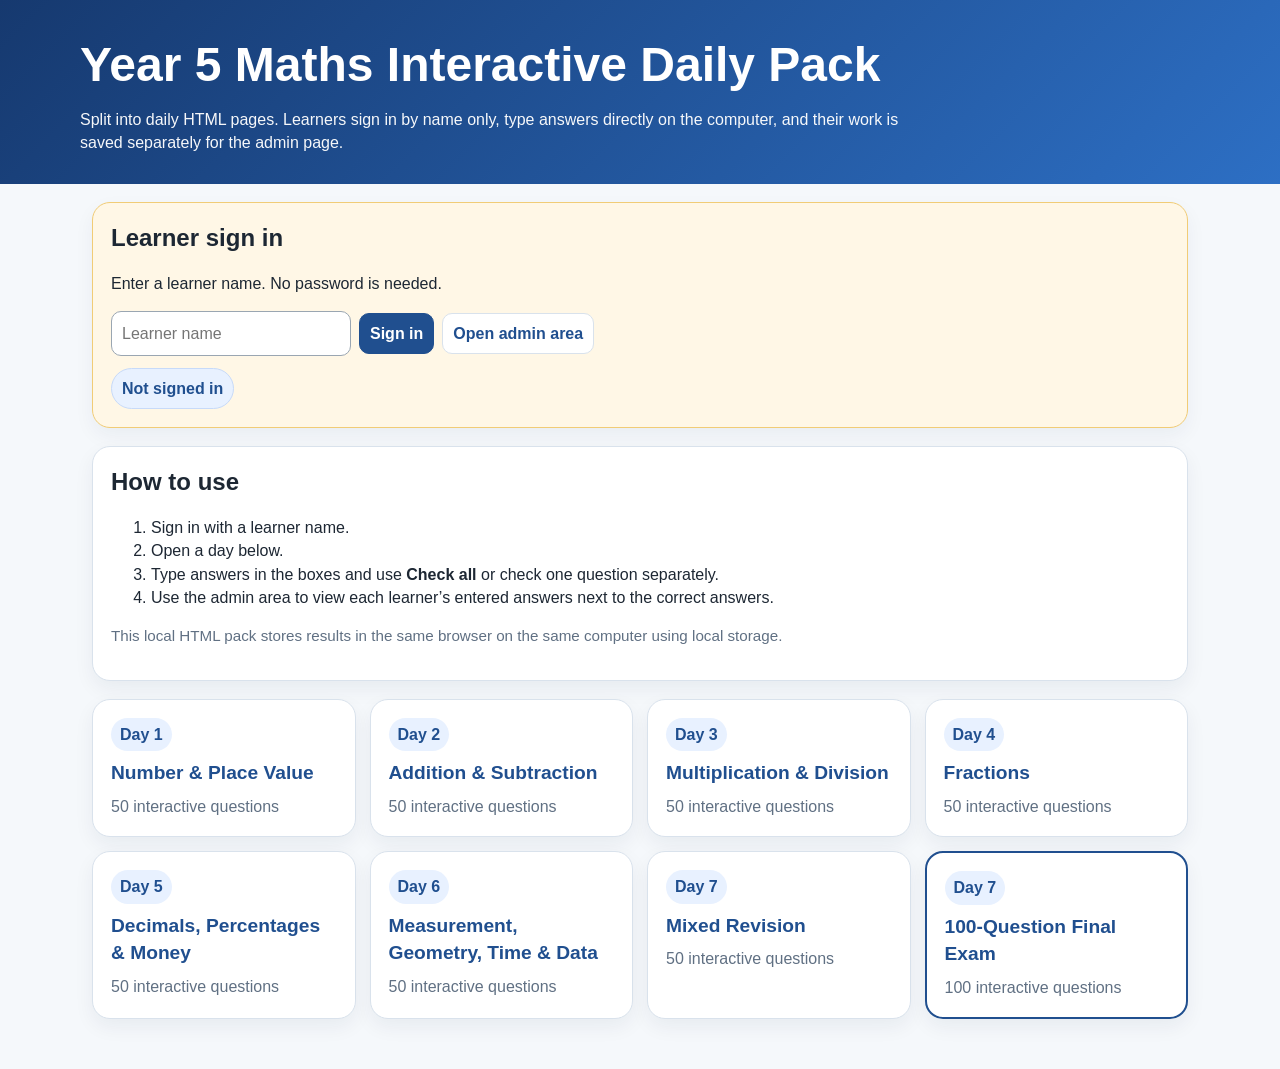
<file: index.html>
<!DOCTYPE html><html lang="en"><head><meta charset="utf-8"><meta name="viewport" content="width=device-width, initial-scale=1"><title>Year 5 Maths Interactive Daily Pack</title><link rel="stylesheet" href="style.css"></head><body><header><div class="wrap"><h1>Year 5 Maths Interactive Daily Pack</h1><p class="subtitle">Split into daily HTML pages. Learners sign in by name only, type answers directly on the computer, and their work is saved separately for the admin page.</p></div></header><main><section class="signin-box visible"><h2>Learner sign in</h2><p>Enter a learner name. No password is needed.</p><form class="signin-row" id="signin-form"><input id="signin-name" type="text" placeholder="Learner name" required><button class="action-btn" type="submit">Sign in</button><a class="nav-btn" href="admin.html">Open admin area</a></form><div class="user-chip" id="user-status" style="display:inline-block;margin-top:12px;margin-left:0">Not signed in</div></section><section class="panel"><h2>How to use</h2><ol><li>Sign in with a learner name.</li><li>Open a day below.</li><li>Type answers in the boxes and use <strong>Check all</strong> or check one question separately.</li><li>Use the admin area to view each learner’s entered answers next to the correct answers.</li></ol><p class="note">This local HTML pack stores results in the same browser on the same computer using local storage.</p></section><section class="grid" id="cards"></section></main><script src="data.js"></script><script src="app.js"></script><script>renderIndex();</script></body></html>
</file>
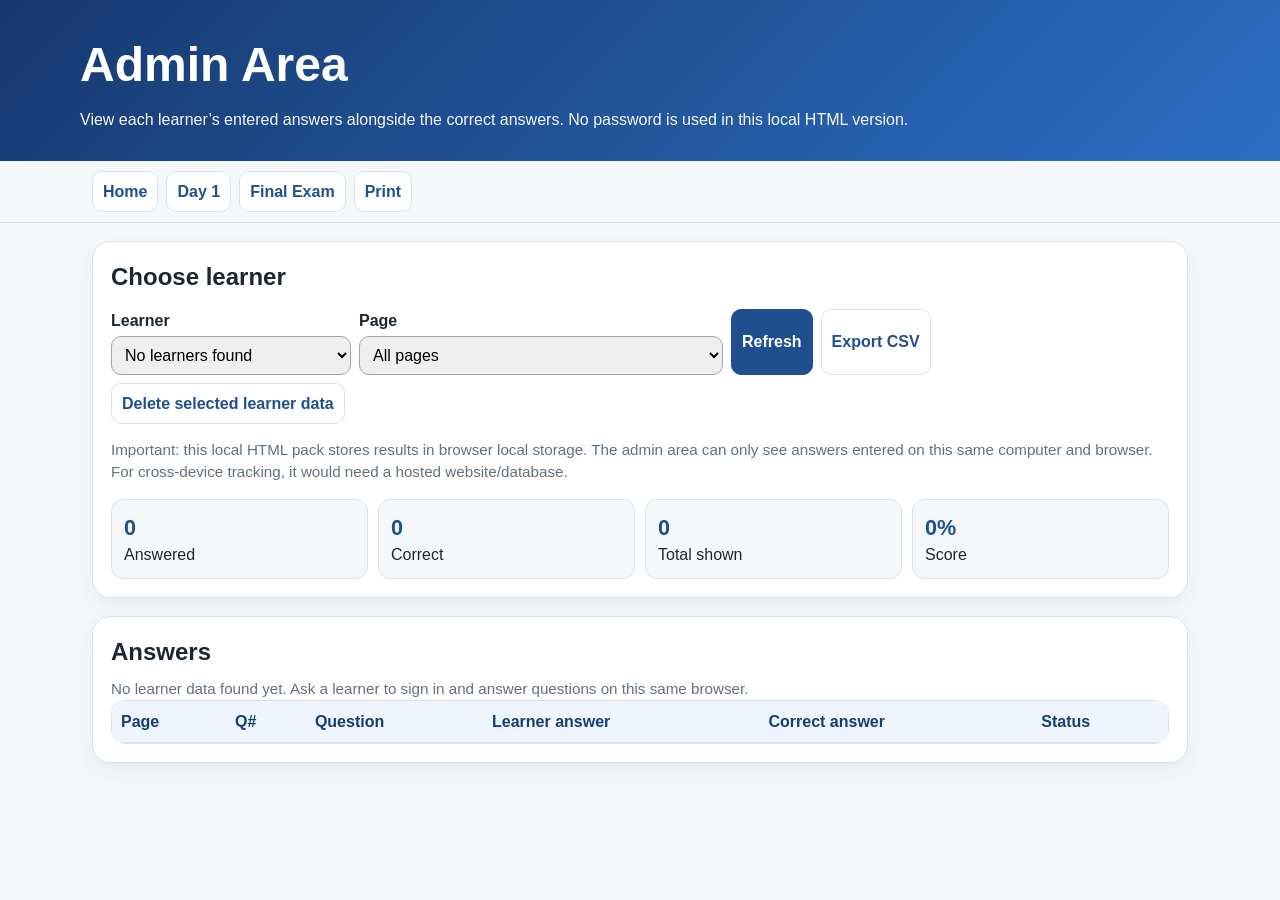
<file: admin.html>
<!DOCTYPE html><html lang="en"><head><meta charset="utf-8"><meta name="viewport" content="width=device-width, initial-scale=1"><title>Admin Area | Year 5 Maths</title><link rel="stylesheet" href="style.css"></head><body><header><div class="wrap"><h1>Admin Area</h1><p class="subtitle">View each learner’s entered answers alongside the correct answers. No password is used in this local HTML version.</p></div></header><div class="topnav"><div class="wrap"><a class="home-link" href="index.html">Home</a><a class="nav-btn" href="day1.html">Day 1</a><a class="nav-btn" href="final_exam.html">Final Exam</a><button class="nav-btn" onclick="window.print()">Print</button></div></div><main><section class="panel"><h2>Choose learner</h2><div class="controls"><div><label class="admin-label" for="user-select">Learner</label><select id="user-select"></select></div><div><label class="admin-label" for="page-select">Page</label><select id="page-select"></select></div><button class="action-btn" id="refresh-btn">Refresh</button><button class="nav-btn" id="export-btn">Export CSV</button><button class="nav-btn" id="delete-user-btn">Delete selected learner data</button></div><p class="note">Important: this local HTML pack stores results in browser local storage. The admin area can only see answers entered on this same computer and browser. For cross-device tracking, it would need a hosted website/database.</p><div class="stats"><div class="stat"><strong id="stat-answered">0</strong>Answered</div><div class="stat"><strong id="stat-correct">0</strong>Correct</div><div class="stat"><strong id="stat-total">0</strong>Total shown</div><div class="stat"><strong id="stat-score">0%</strong>Score</div></div></section><section class="panel"><h2>Answers</h2><div id="empty-message" class="note"></div><div class="table-wrap"><table id="answers-table"><thead><tr><th>Page</th><th>Q#</th><th>Question</th><th>Learner answer</th><th>Correct answer</th><th>Status</th></tr></thead><tbody></tbody></table></div></section></main><script src="data.js"></script><script src="app.js"></script><script>renderAdmin();</script></body></html>
</file>
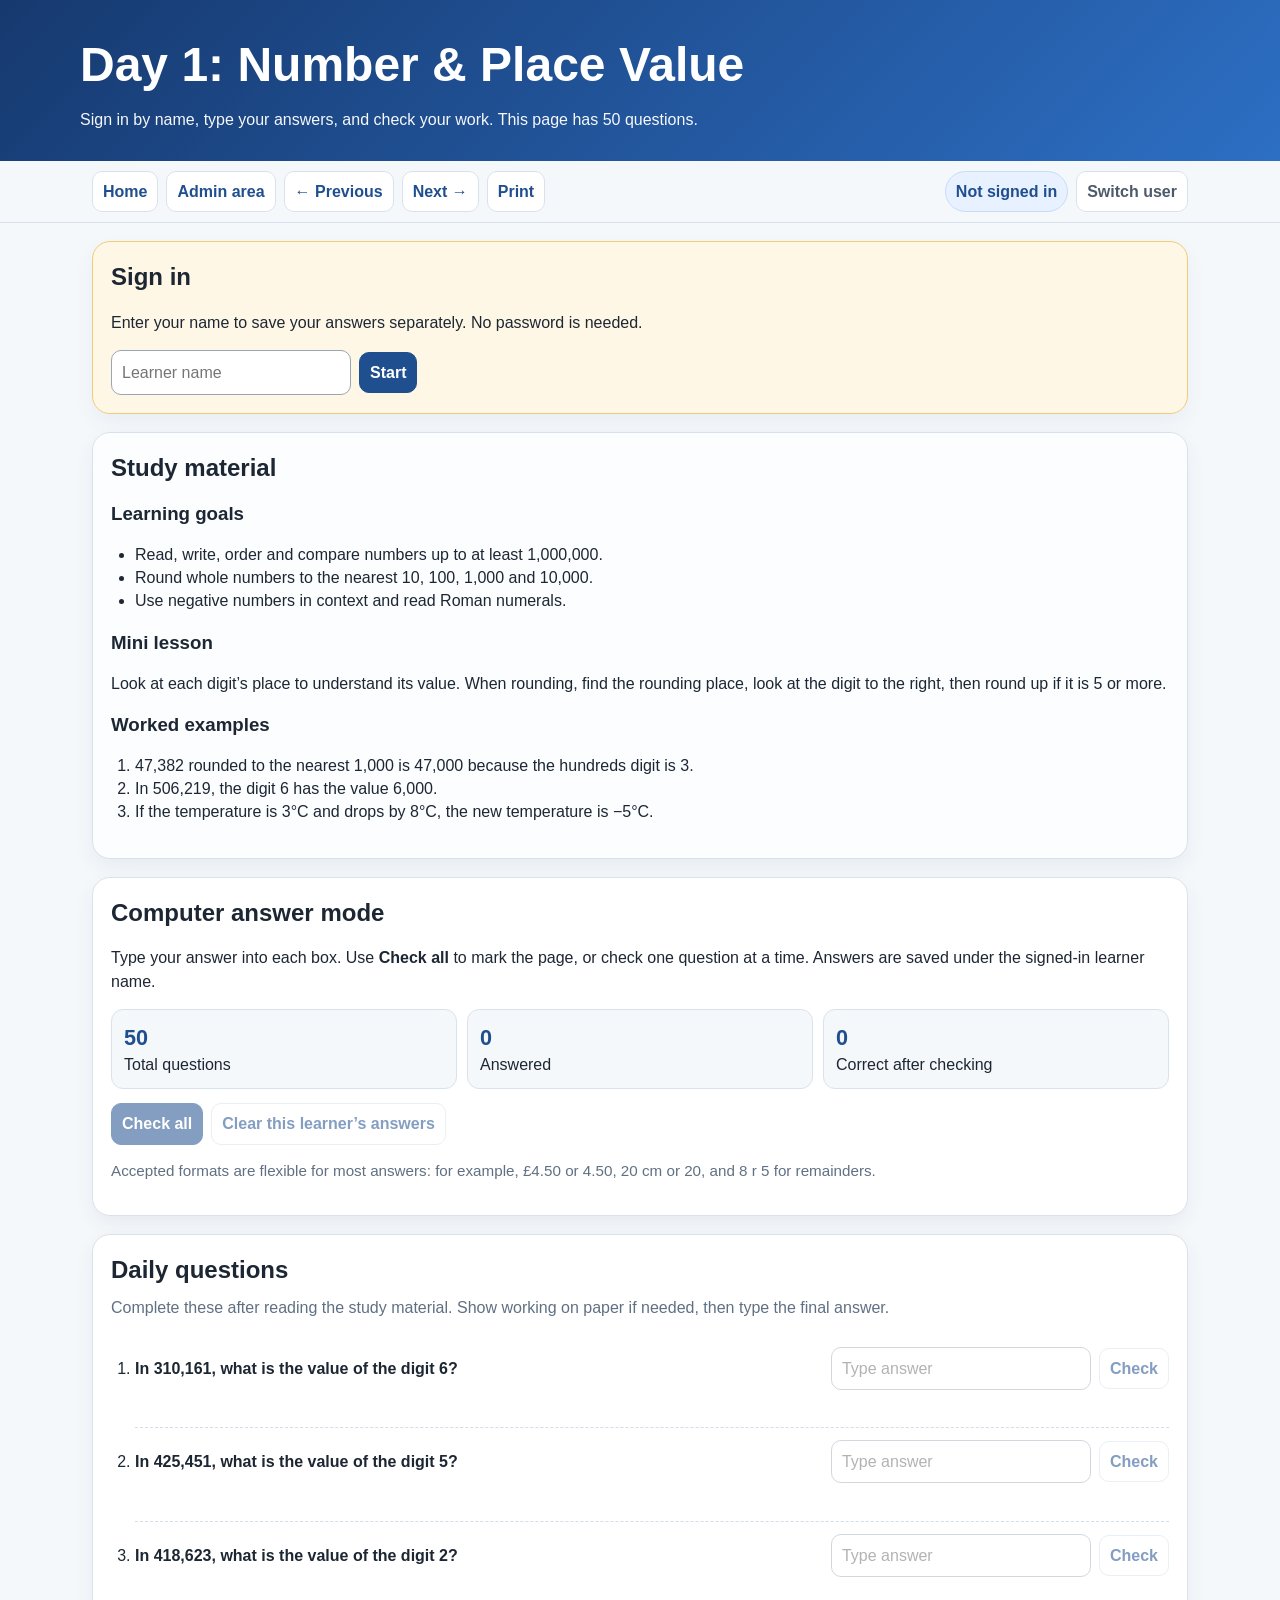
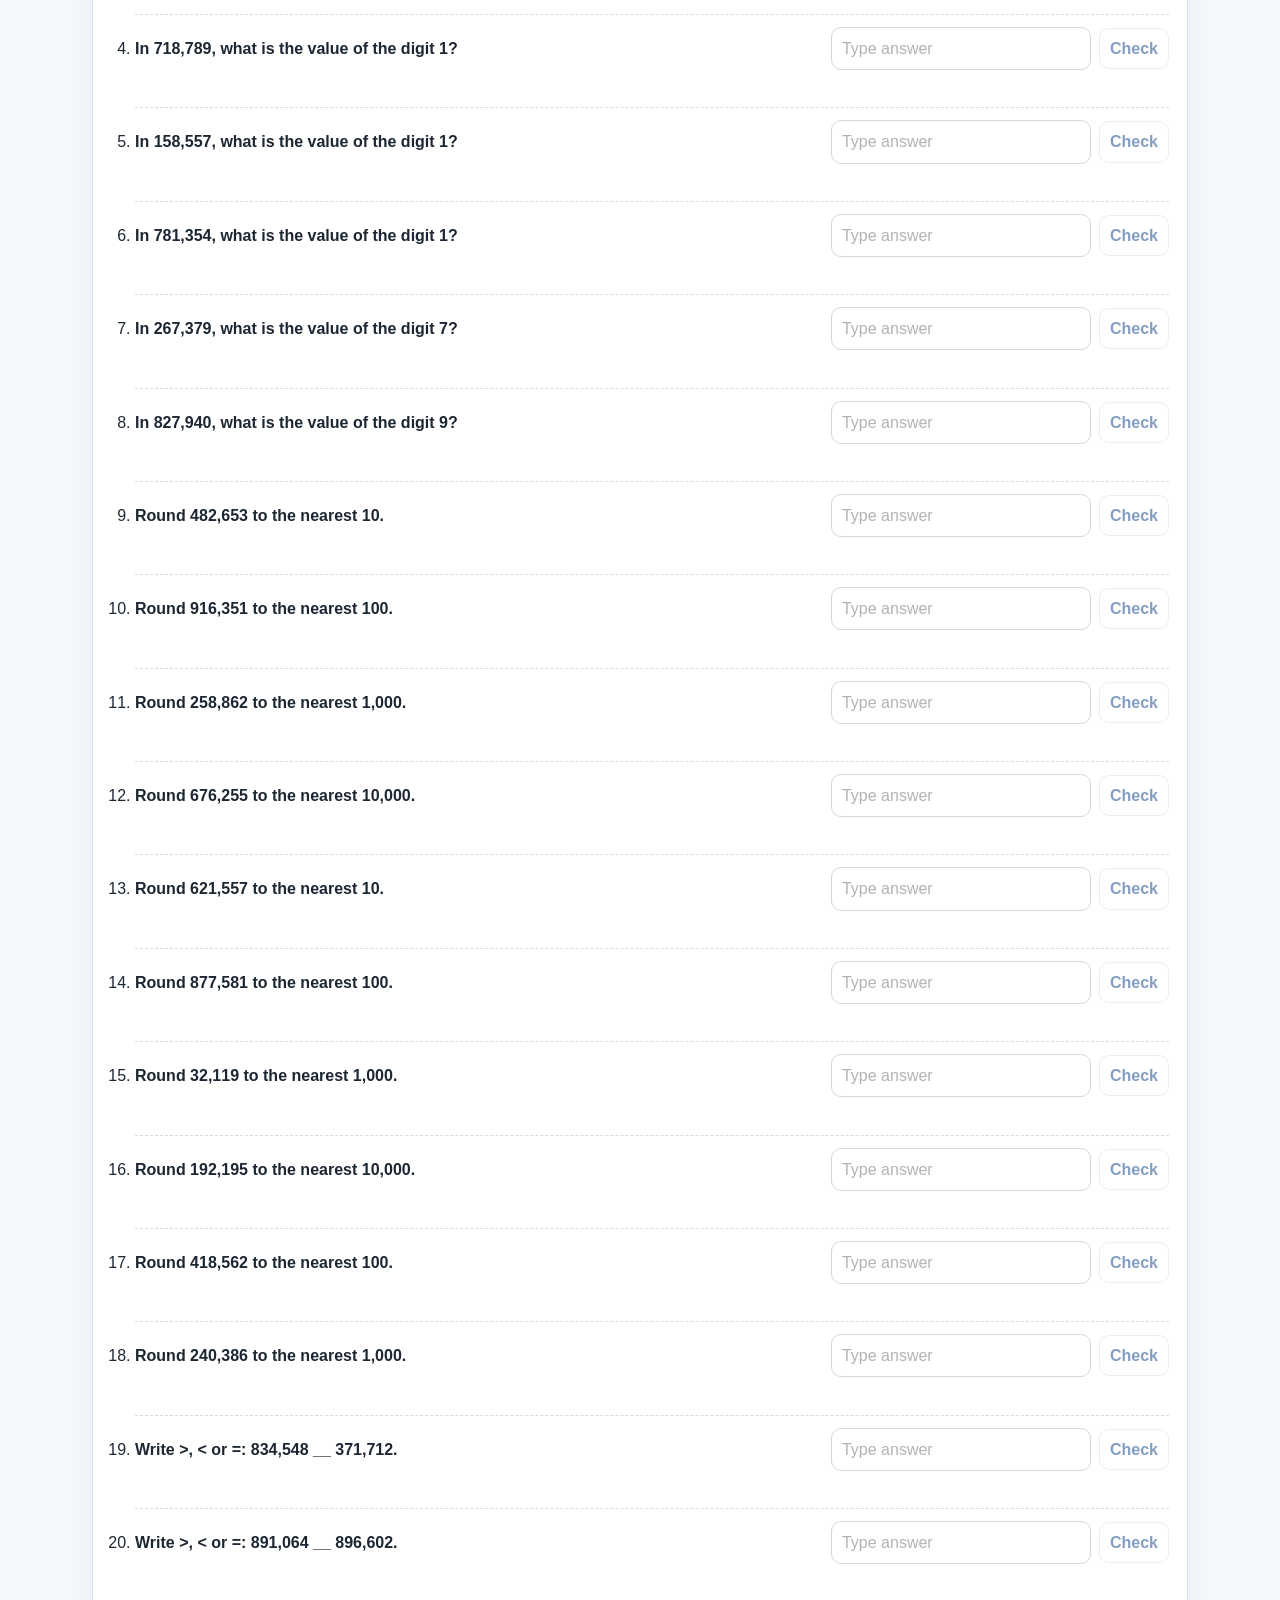
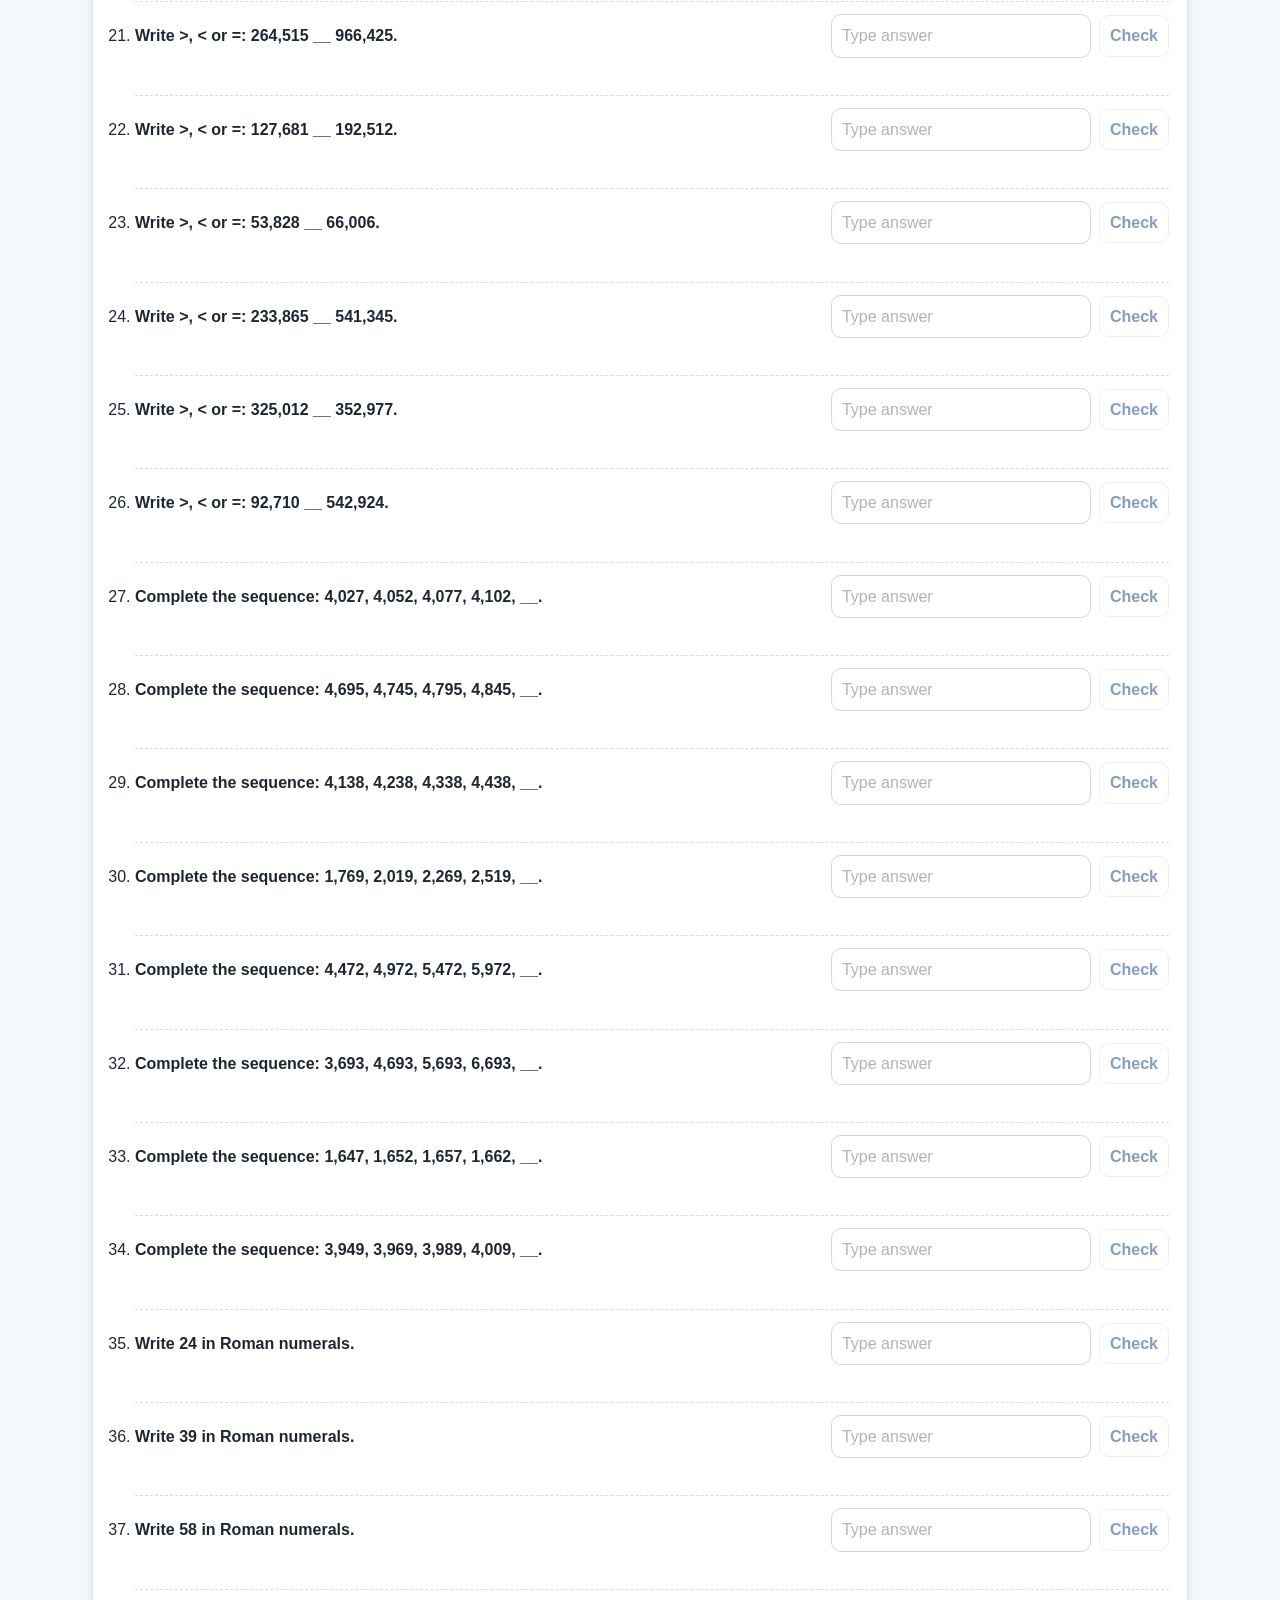
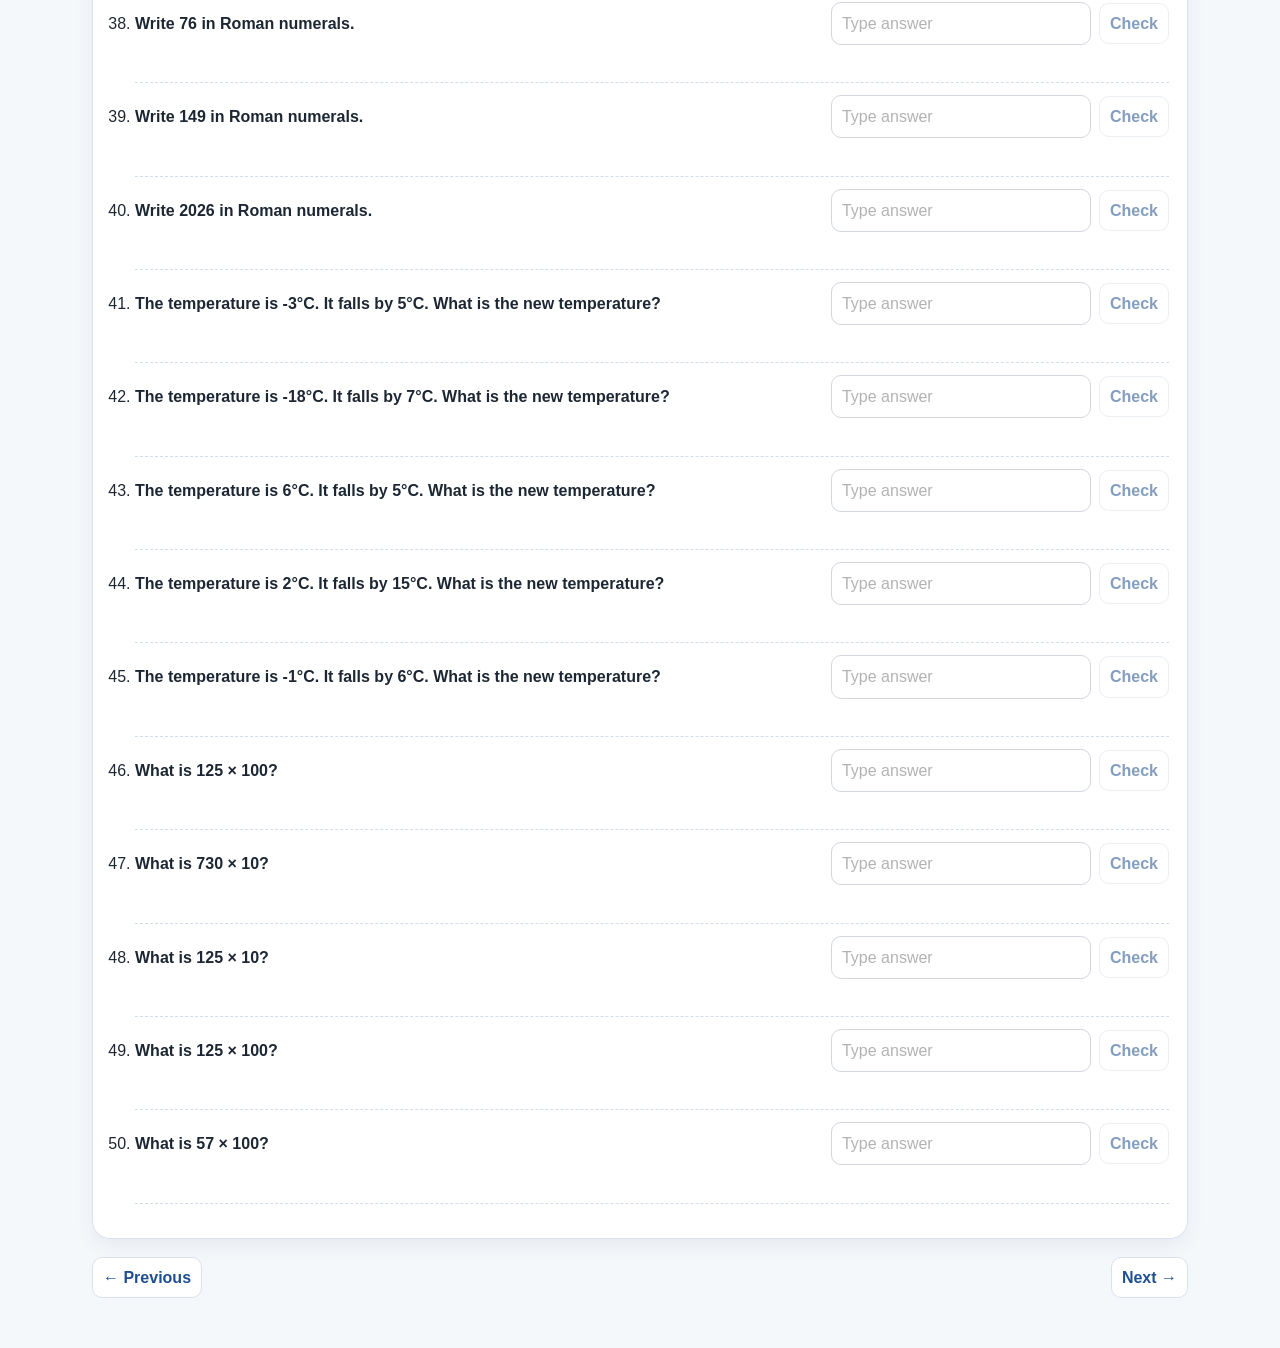
<file: day1.html>
<!DOCTYPE html><html lang="en"><head><meta charset="utf-8"><meta name="viewport" content="width=device-width, initial-scale=1"><title>Year 5 Maths</title><link rel="stylesheet" href="style.css"></head><body><header><div class="wrap"><h1 id="page-title">Year 5 Maths</h1><p class="subtitle" id="page-subtitle"></p></div></header><div class="topnav"><div class="wrap"><a class="home-link" href="index.html">Home</a><a class="nav-btn" href="admin.html">Admin area</a><a class="nav-btn" href="index.html">← Previous</a><a class="nav-btn" href="day2.html">Next →</a><button class="nav-btn" onclick="window.print()">Print</button><span class="user-chip" id="user-chip">Not signed in</span><button class="secondary-btn" id="switch-user" type="button">Switch user</button></div></div><main><section class="signin-box" id="signin-box"><h2>Sign in</h2><p>Enter your name to save your answers separately. No password is needed.</p><form class="signin-row" id="signin-form"><input id="signin-name" type="text" placeholder="Learner name" required><button class="action-btn" type="submit">Start</button></form></section><section class="panel study-notes"><h2>Study material</h2><h3>Learning goals</h3><ul id="objectives"></ul><h3>Mini lesson</h3><p id="mini-lesson"></p><h3>Worked examples</h3><ol id="worked"></ol></section><section class="panel"><h2>Computer answer mode</h2><p>Type your answer into each box. Use <strong>Check all</strong> to mark the page, or check one question at a time. Answers are saved under the signed-in learner name.</p><div class="stats"><div class="stat"><strong id="total-count">0</strong>Total questions</div><div class="stat"><strong id="answered-count">0</strong>Answered</div><div class="stat"><strong id="score-count">0</strong>Correct after checking</div></div><div class="controls"><button class="action-btn" id="check-all" type="button" disabled>Check all</button><button class="nav-btn" id="reset-page" type="button" disabled>Clear this learner’s answers</button></div><p class="note">Accepted formats are flexible for most answers: for example, £4.50 or 4.50, 20 cm or 20, and 8 r 5 for remainders.</p></section><section class="question-section"><h2 id="question-heading">Daily questions</h2><p class="section-desc">Complete these after reading the study material. Show working on paper if needed, then type the final answer.</p><ol class="question-list" id="question-list"></ol></section><div class="bottom-nav"><a class="nav-btn" href="index.html">← Previous</a><a class="nav-btn" href="day2.html">Next →</a></div></main><script src="data.js"></script><script src="app.js"></script><script>renderStudentPage("day1");</script></body></html>
</file>
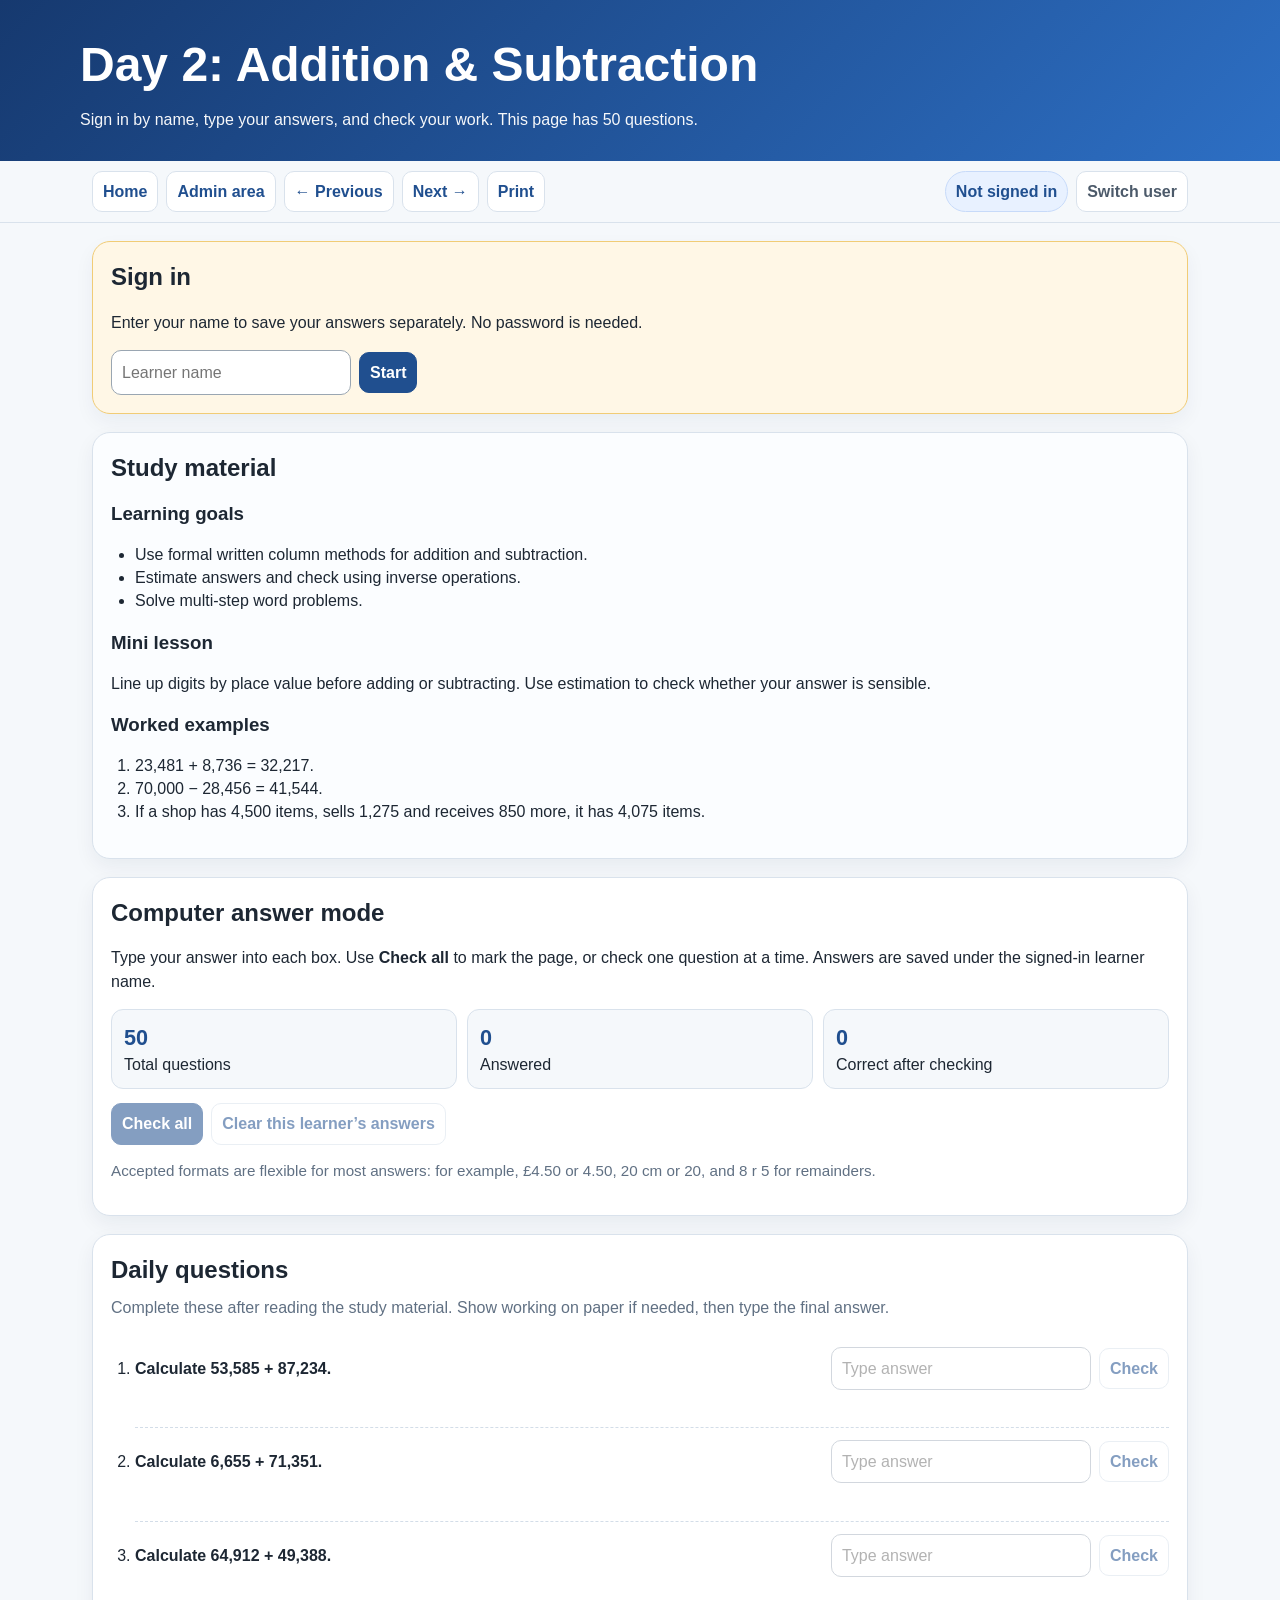
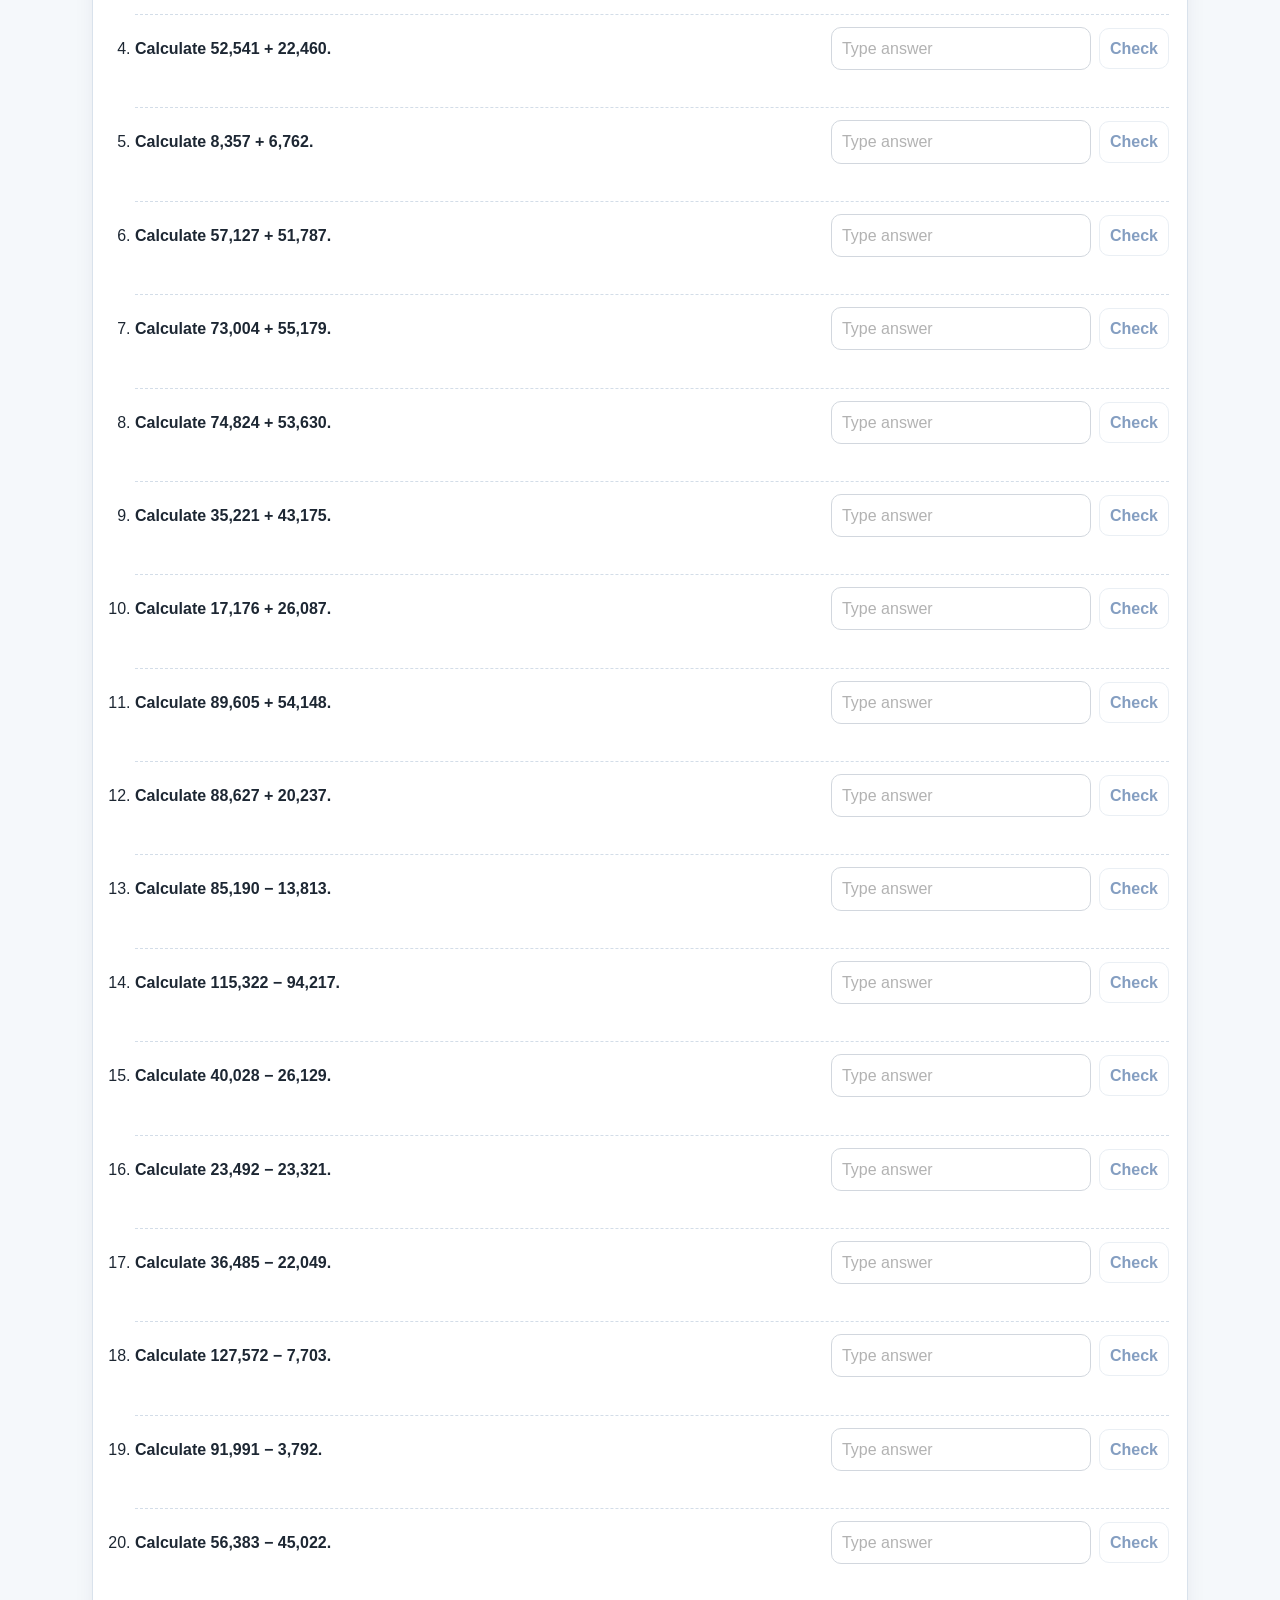
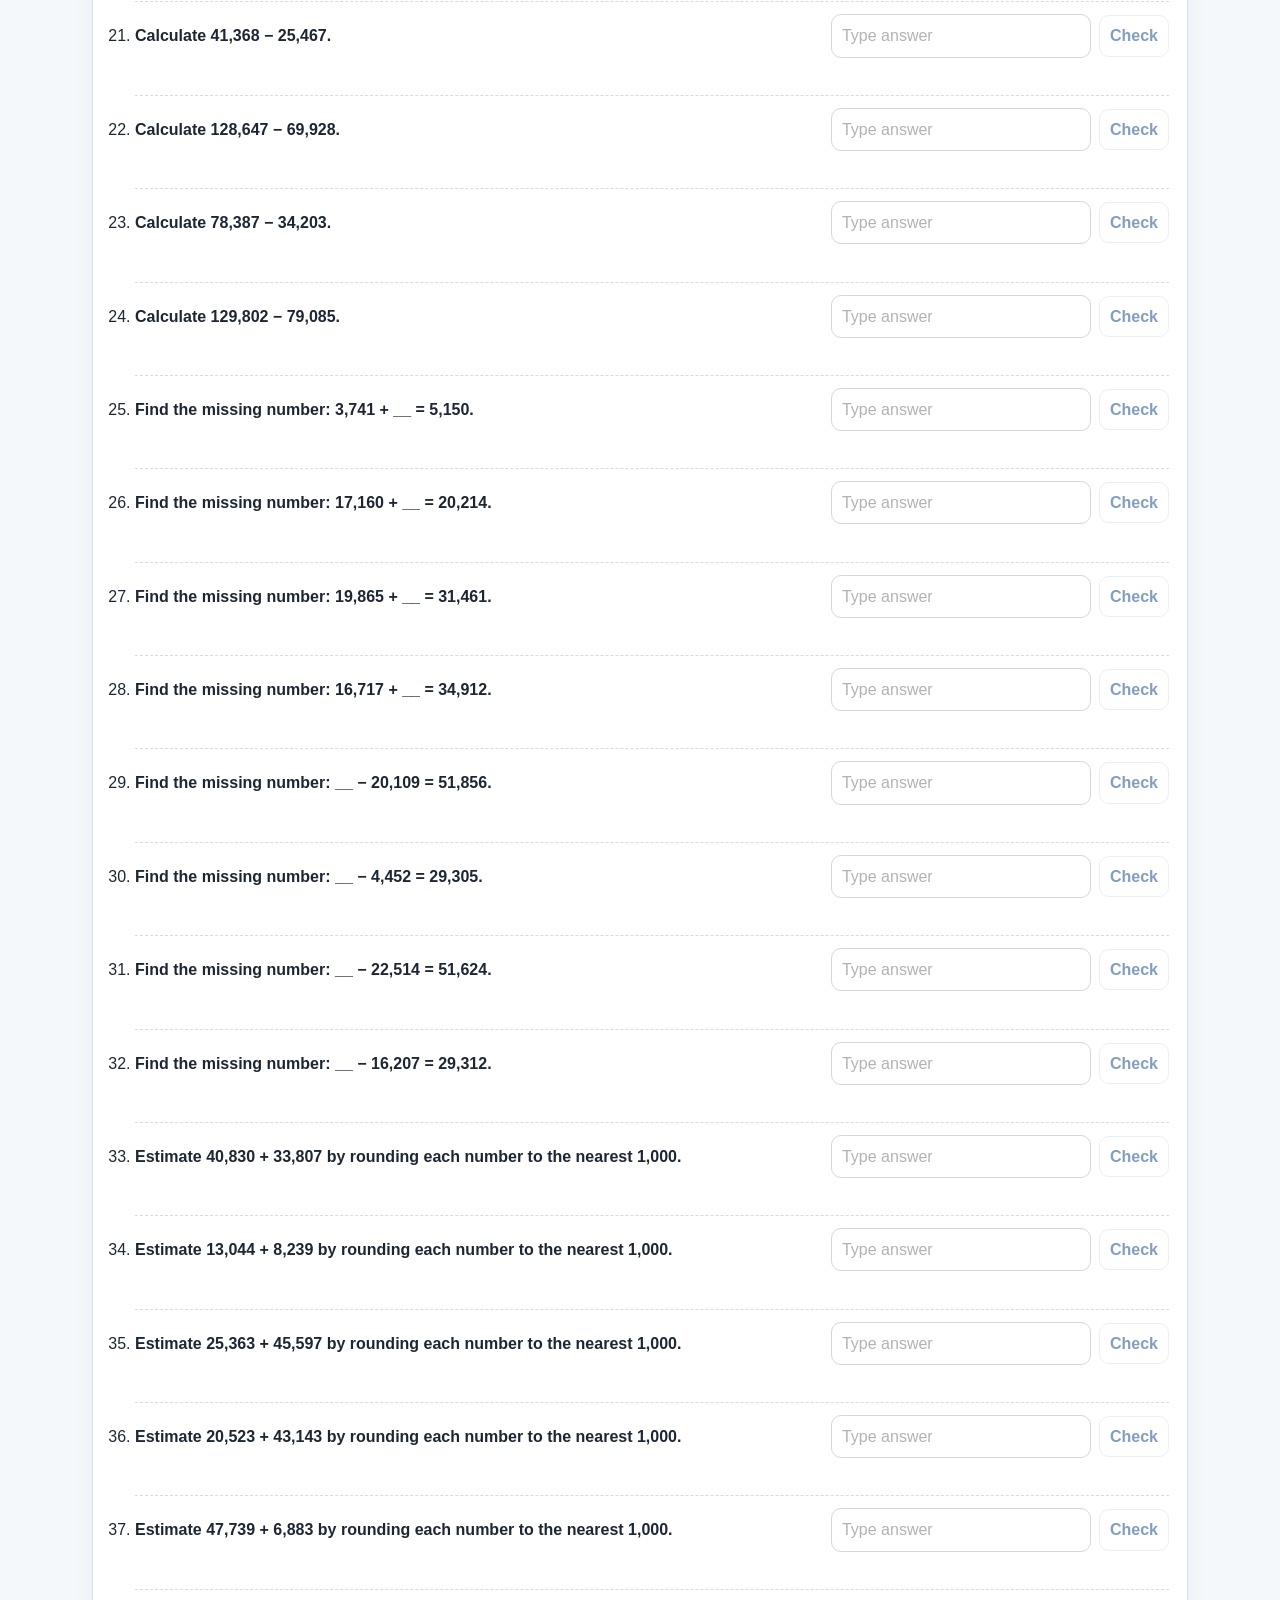
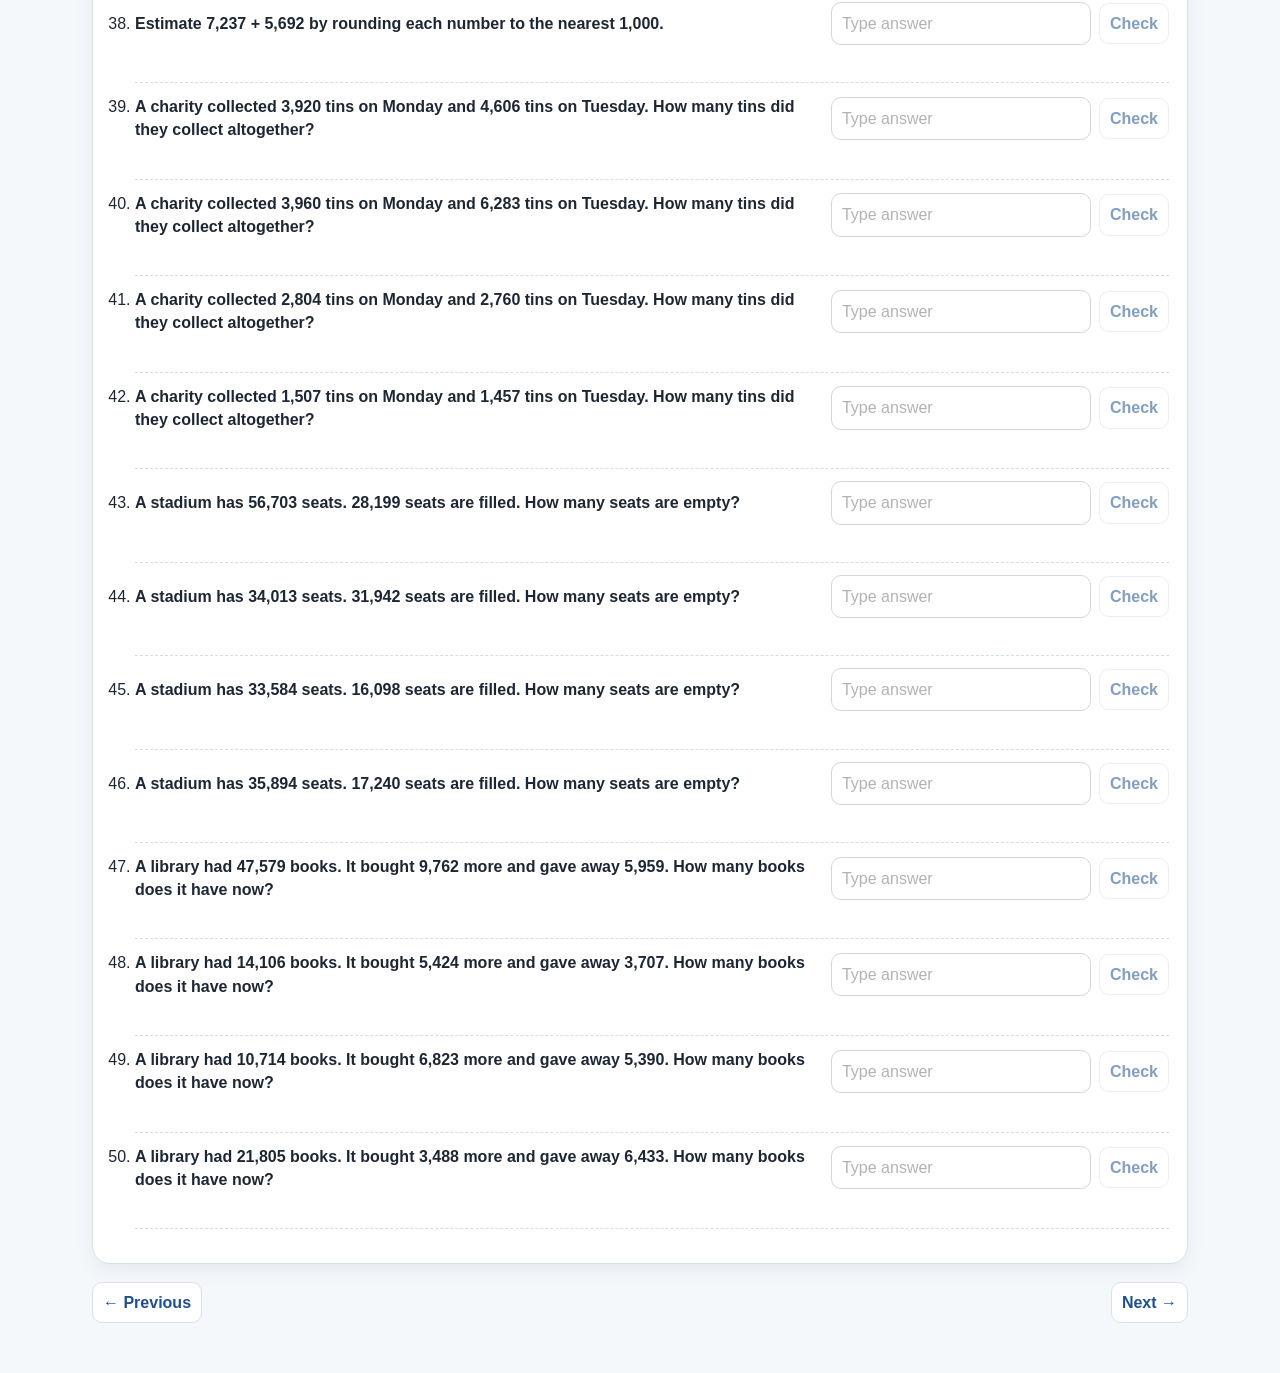
<file: day2.html>
<!DOCTYPE html><html lang="en"><head><meta charset="utf-8"><meta name="viewport" content="width=device-width, initial-scale=1"><title>Year 5 Maths</title><link rel="stylesheet" href="style.css"></head><body><header><div class="wrap"><h1 id="page-title">Year 5 Maths</h1><p class="subtitle" id="page-subtitle"></p></div></header><div class="topnav"><div class="wrap"><a class="home-link" href="index.html">Home</a><a class="nav-btn" href="admin.html">Admin area</a><a class="nav-btn" href="day1.html">← Previous</a><a class="nav-btn" href="day3.html">Next →</a><button class="nav-btn" onclick="window.print()">Print</button><span class="user-chip" id="user-chip">Not signed in</span><button class="secondary-btn" id="switch-user" type="button">Switch user</button></div></div><main><section class="signin-box" id="signin-box"><h2>Sign in</h2><p>Enter your name to save your answers separately. No password is needed.</p><form class="signin-row" id="signin-form"><input id="signin-name" type="text" placeholder="Learner name" required><button class="action-btn" type="submit">Start</button></form></section><section class="panel study-notes"><h2>Study material</h2><h3>Learning goals</h3><ul id="objectives"></ul><h3>Mini lesson</h3><p id="mini-lesson"></p><h3>Worked examples</h3><ol id="worked"></ol></section><section class="panel"><h2>Computer answer mode</h2><p>Type your answer into each box. Use <strong>Check all</strong> to mark the page, or check one question at a time. Answers are saved under the signed-in learner name.</p><div class="stats"><div class="stat"><strong id="total-count">0</strong>Total questions</div><div class="stat"><strong id="answered-count">0</strong>Answered</div><div class="stat"><strong id="score-count">0</strong>Correct after checking</div></div><div class="controls"><button class="action-btn" id="check-all" type="button" disabled>Check all</button><button class="nav-btn" id="reset-page" type="button" disabled>Clear this learner’s answers</button></div><p class="note">Accepted formats are flexible for most answers: for example, £4.50 or 4.50, 20 cm or 20, and 8 r 5 for remainders.</p></section><section class="question-section"><h2 id="question-heading">Daily questions</h2><p class="section-desc">Complete these after reading the study material. Show working on paper if needed, then type the final answer.</p><ol class="question-list" id="question-list"></ol></section><div class="bottom-nav"><a class="nav-btn" href="day1.html">← Previous</a><a class="nav-btn" href="day3.html">Next →</a></div></main><script src="data.js"></script><script src="app.js"></script><script>renderStudentPage("day2");</script></body></html>
</file>
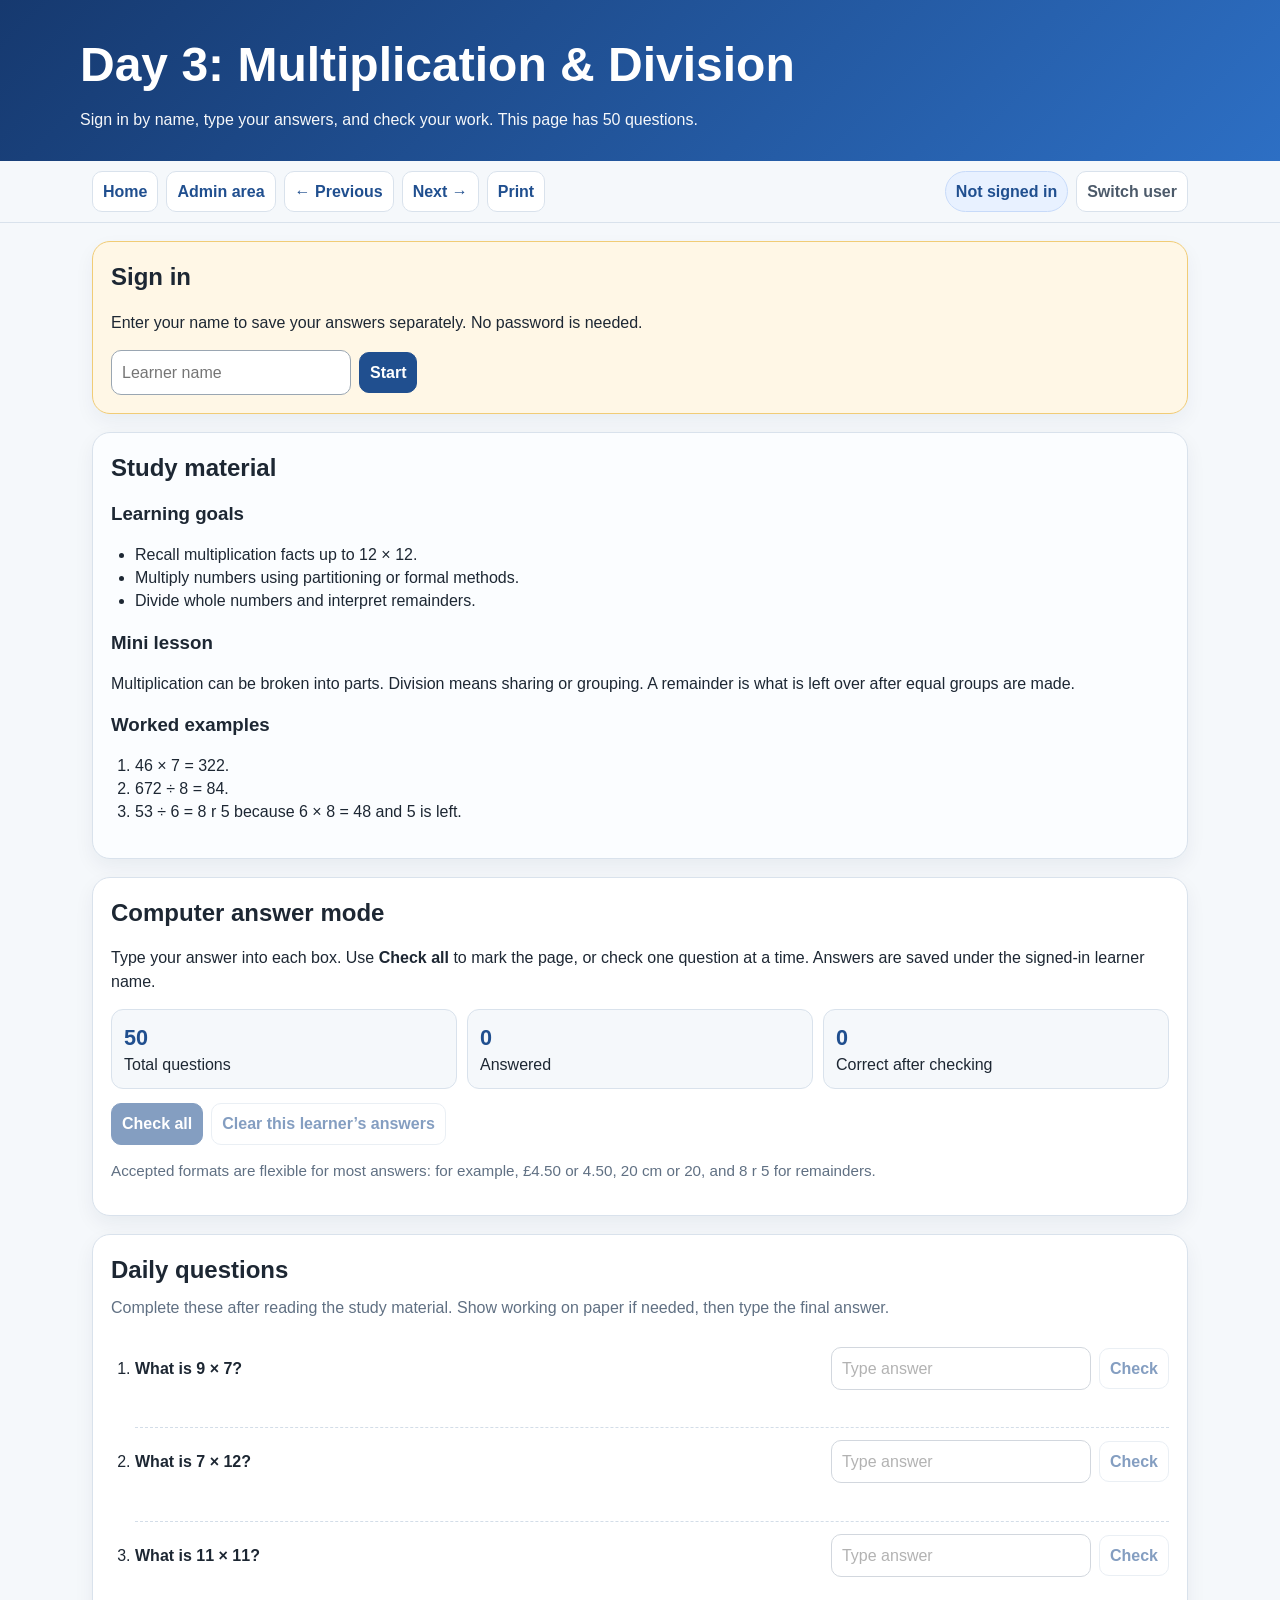
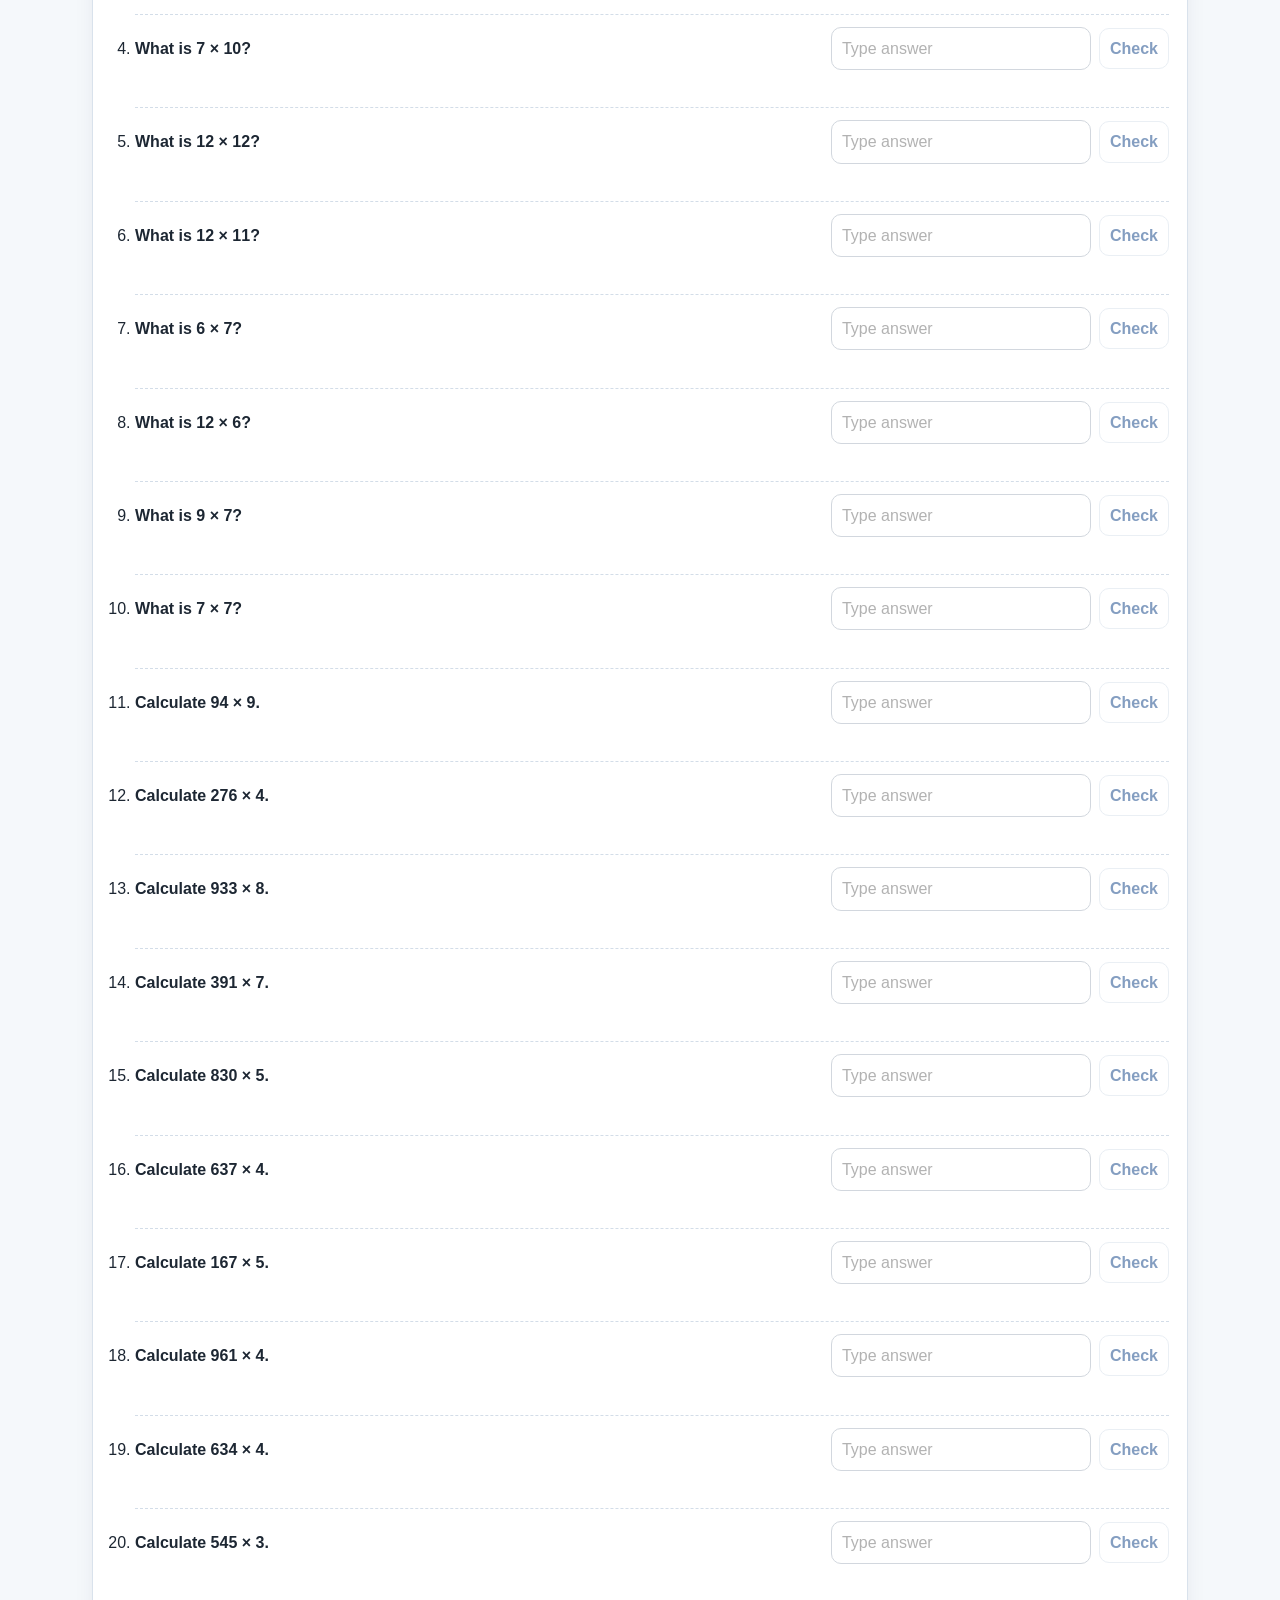
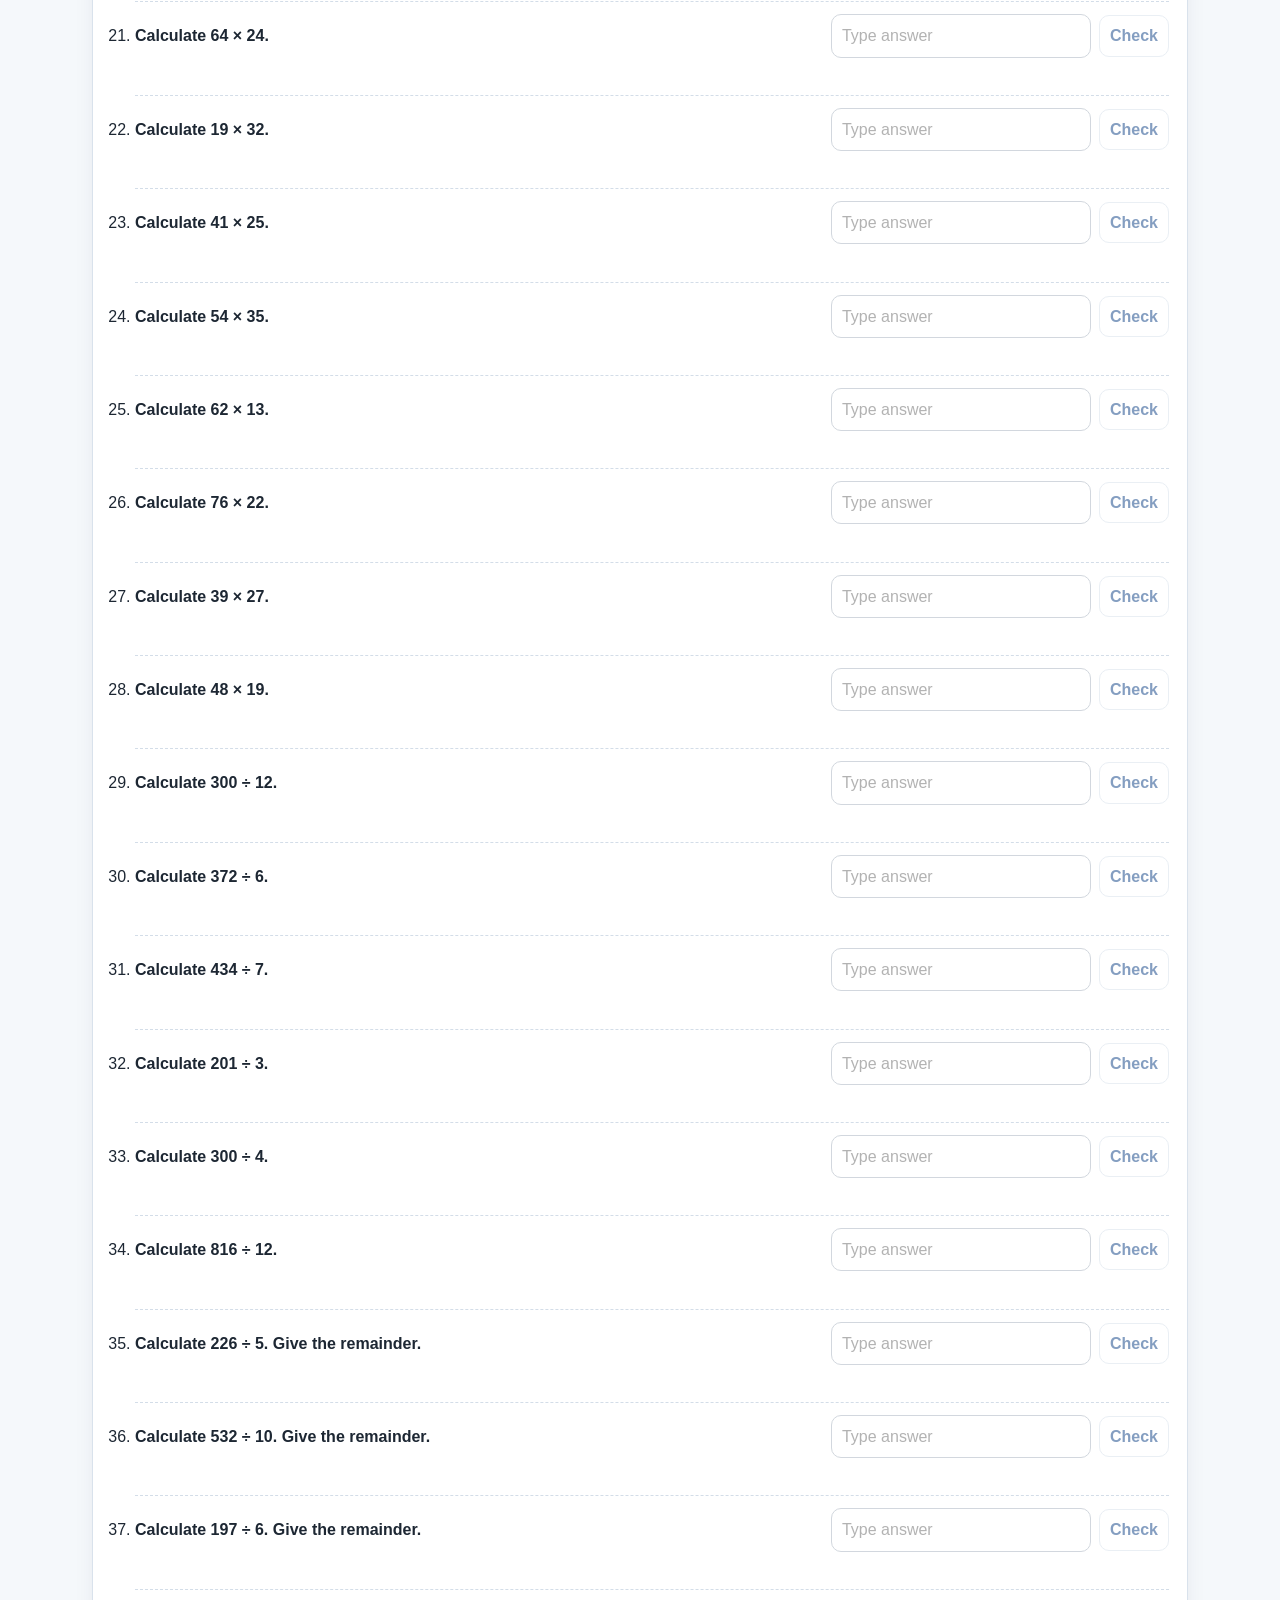
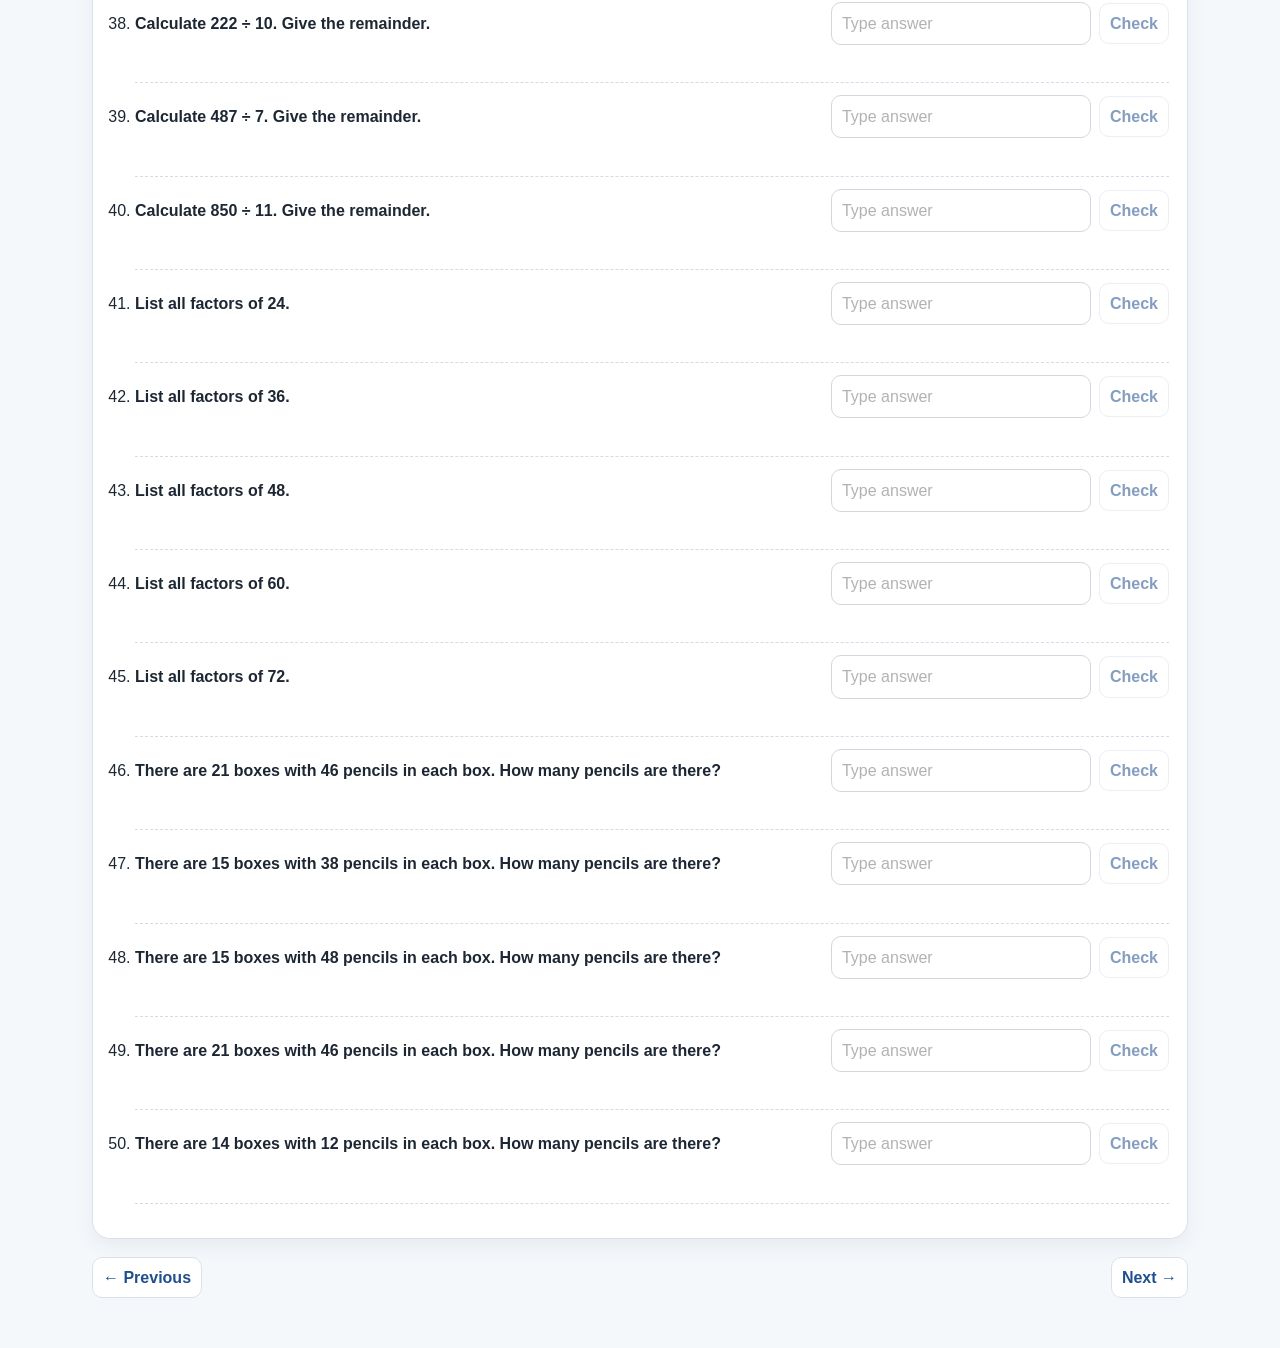
<file: day3.html>
<!DOCTYPE html><html lang="en"><head><meta charset="utf-8"><meta name="viewport" content="width=device-width, initial-scale=1"><title>Year 5 Maths</title><link rel="stylesheet" href="style.css"></head><body><header><div class="wrap"><h1 id="page-title">Year 5 Maths</h1><p class="subtitle" id="page-subtitle"></p></div></header><div class="topnav"><div class="wrap"><a class="home-link" href="index.html">Home</a><a class="nav-btn" href="admin.html">Admin area</a><a class="nav-btn" href="day2.html">← Previous</a><a class="nav-btn" href="day4.html">Next →</a><button class="nav-btn" onclick="window.print()">Print</button><span class="user-chip" id="user-chip">Not signed in</span><button class="secondary-btn" id="switch-user" type="button">Switch user</button></div></div><main><section class="signin-box" id="signin-box"><h2>Sign in</h2><p>Enter your name to save your answers separately. No password is needed.</p><form class="signin-row" id="signin-form"><input id="signin-name" type="text" placeholder="Learner name" required><button class="action-btn" type="submit">Start</button></form></section><section class="panel study-notes"><h2>Study material</h2><h3>Learning goals</h3><ul id="objectives"></ul><h3>Mini lesson</h3><p id="mini-lesson"></p><h3>Worked examples</h3><ol id="worked"></ol></section><section class="panel"><h2>Computer answer mode</h2><p>Type your answer into each box. Use <strong>Check all</strong> to mark the page, or check one question at a time. Answers are saved under the signed-in learner name.</p><div class="stats"><div class="stat"><strong id="total-count">0</strong>Total questions</div><div class="stat"><strong id="answered-count">0</strong>Answered</div><div class="stat"><strong id="score-count">0</strong>Correct after checking</div></div><div class="controls"><button class="action-btn" id="check-all" type="button" disabled>Check all</button><button class="nav-btn" id="reset-page" type="button" disabled>Clear this learner’s answers</button></div><p class="note">Accepted formats are flexible for most answers: for example, £4.50 or 4.50, 20 cm or 20, and 8 r 5 for remainders.</p></section><section class="question-section"><h2 id="question-heading">Daily questions</h2><p class="section-desc">Complete these after reading the study material. Show working on paper if needed, then type the final answer.</p><ol class="question-list" id="question-list"></ol></section><div class="bottom-nav"><a class="nav-btn" href="day2.html">← Previous</a><a class="nav-btn" href="day4.html">Next →</a></div></main><script src="data.js"></script><script src="app.js"></script><script>renderStudentPage("day3");</script></body></html>
</file>
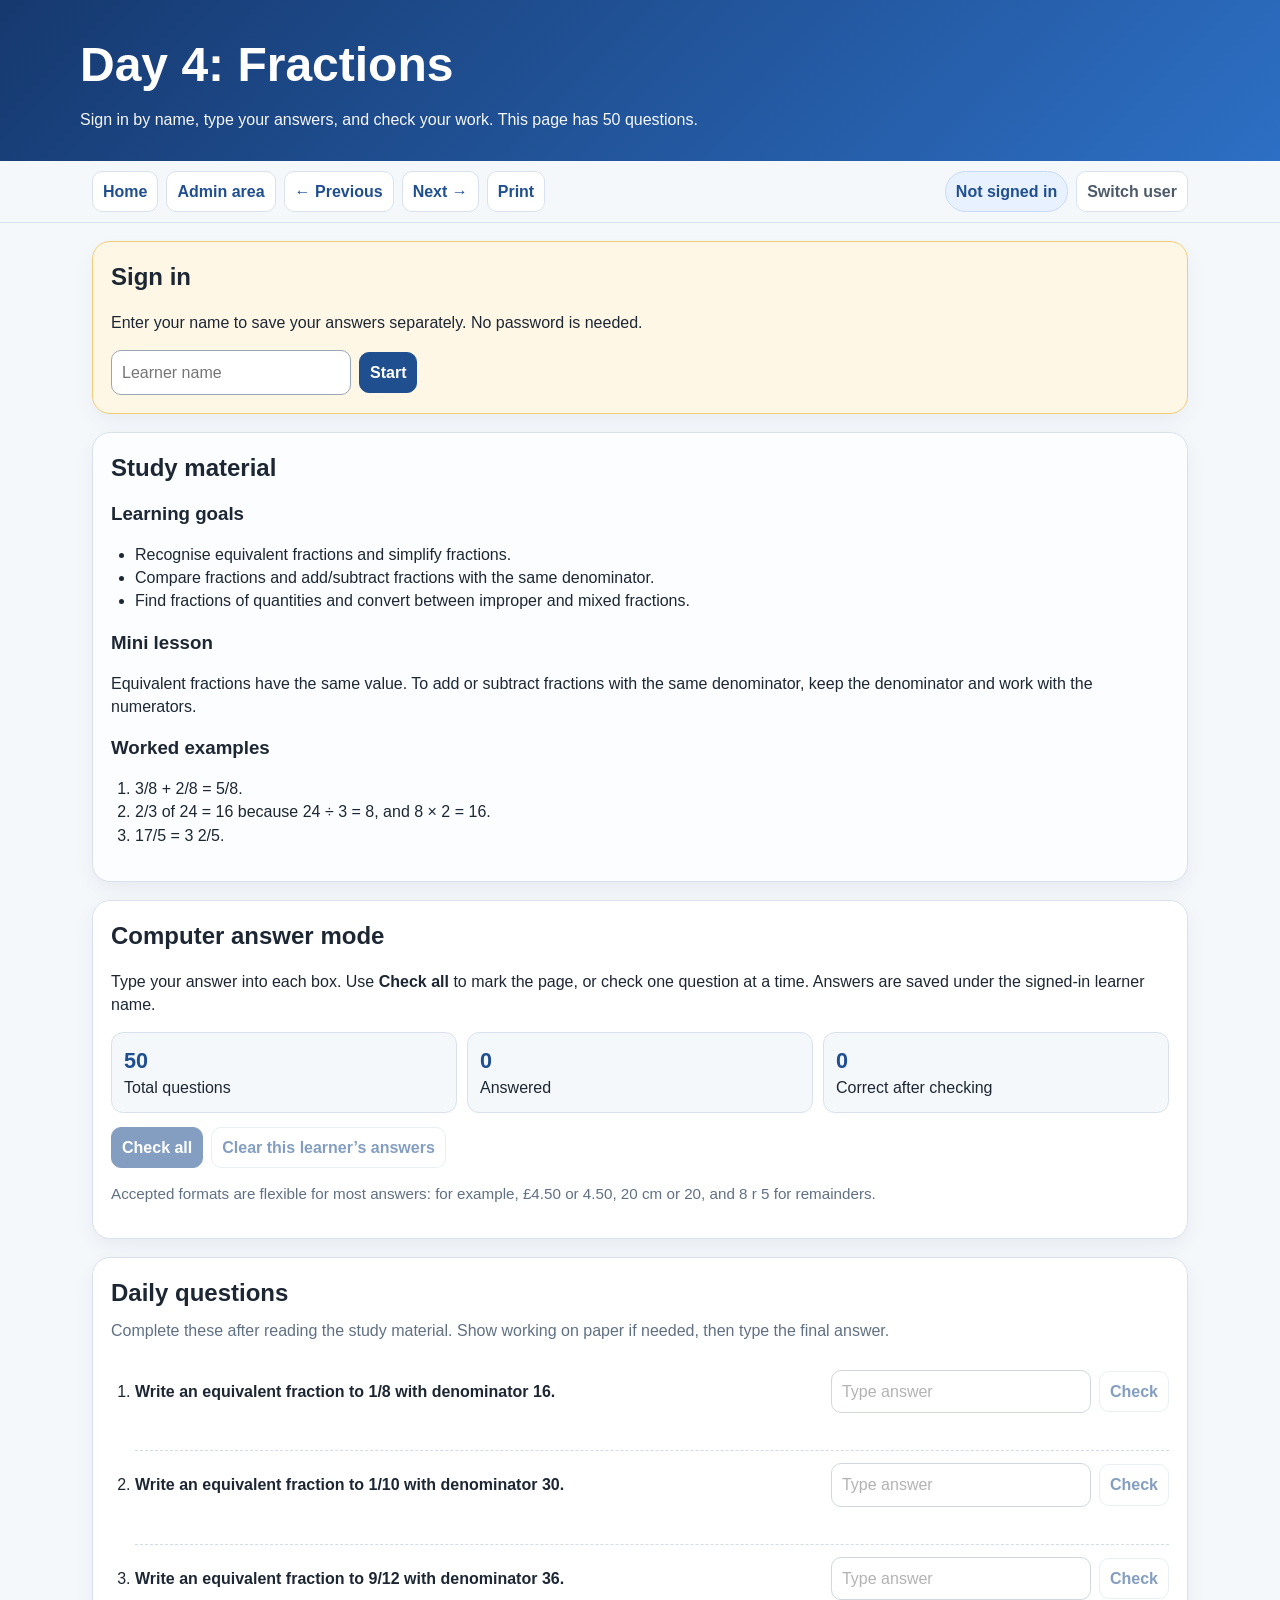
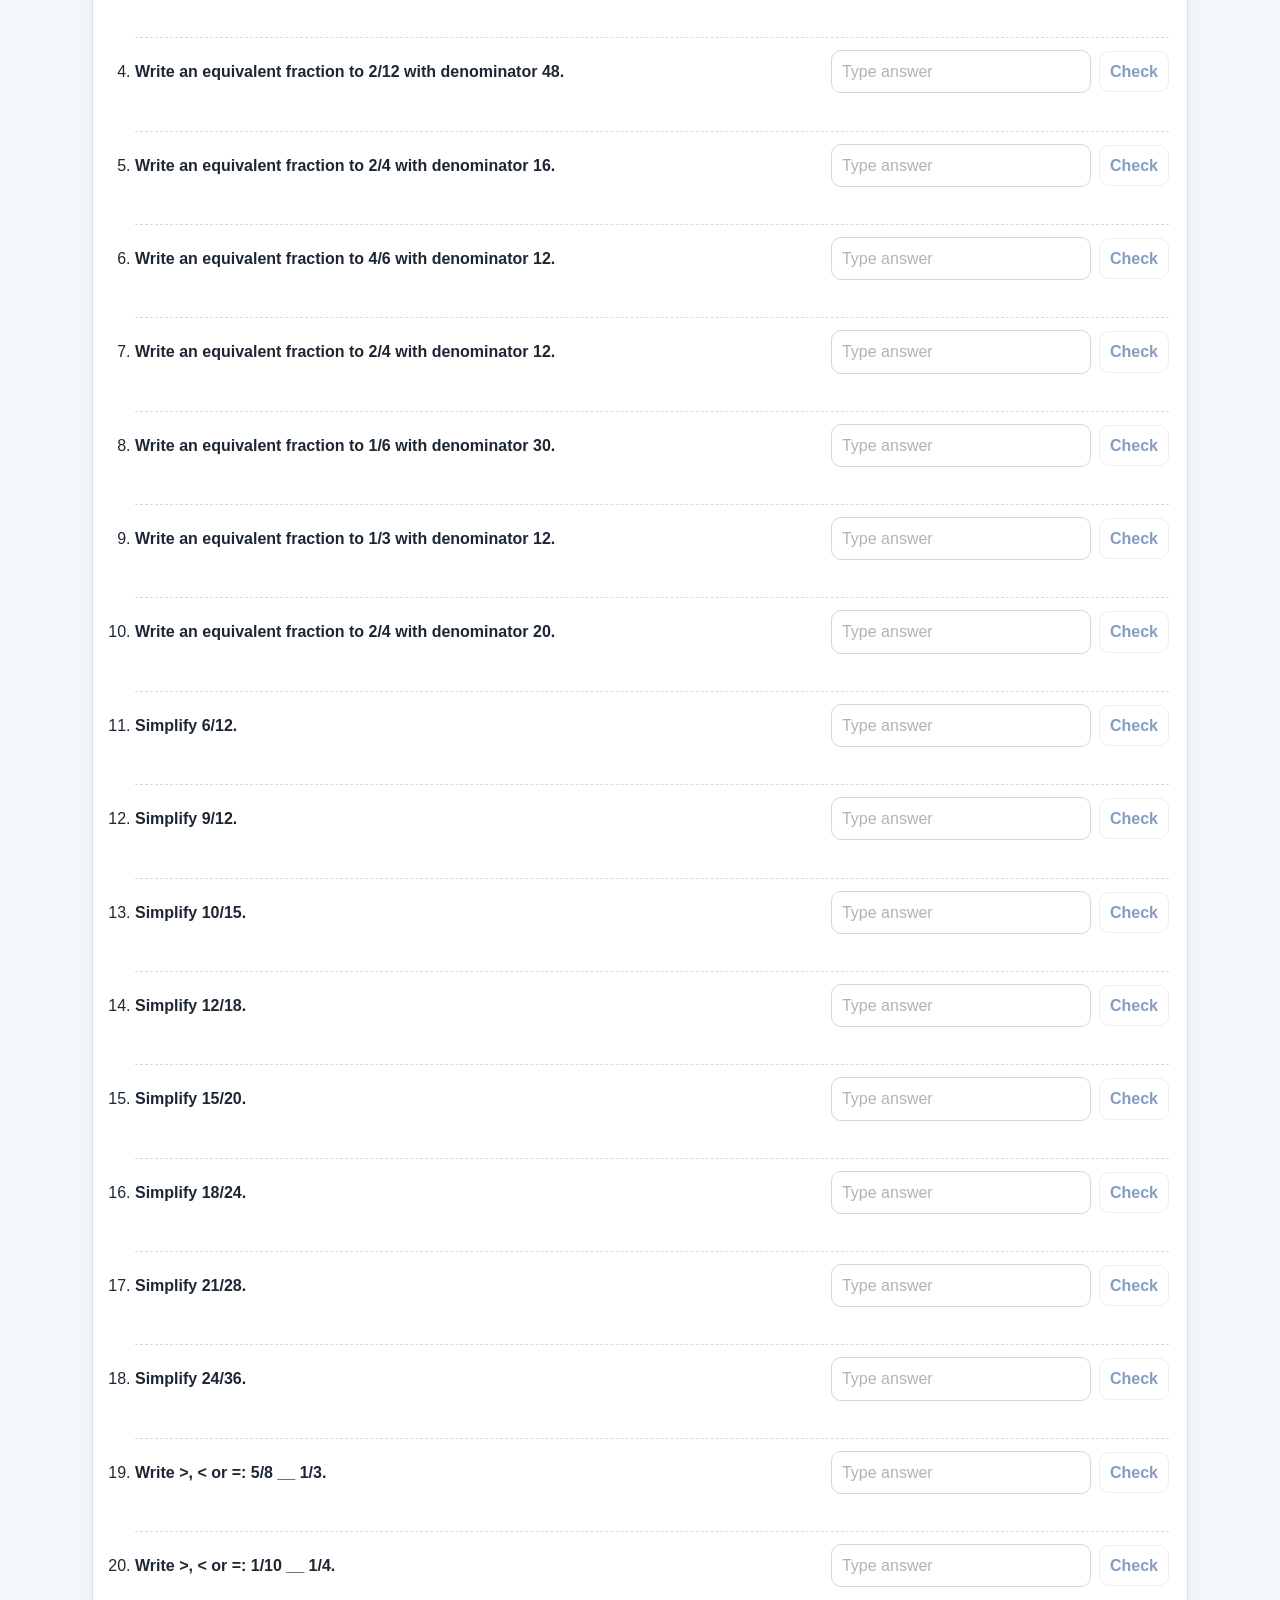
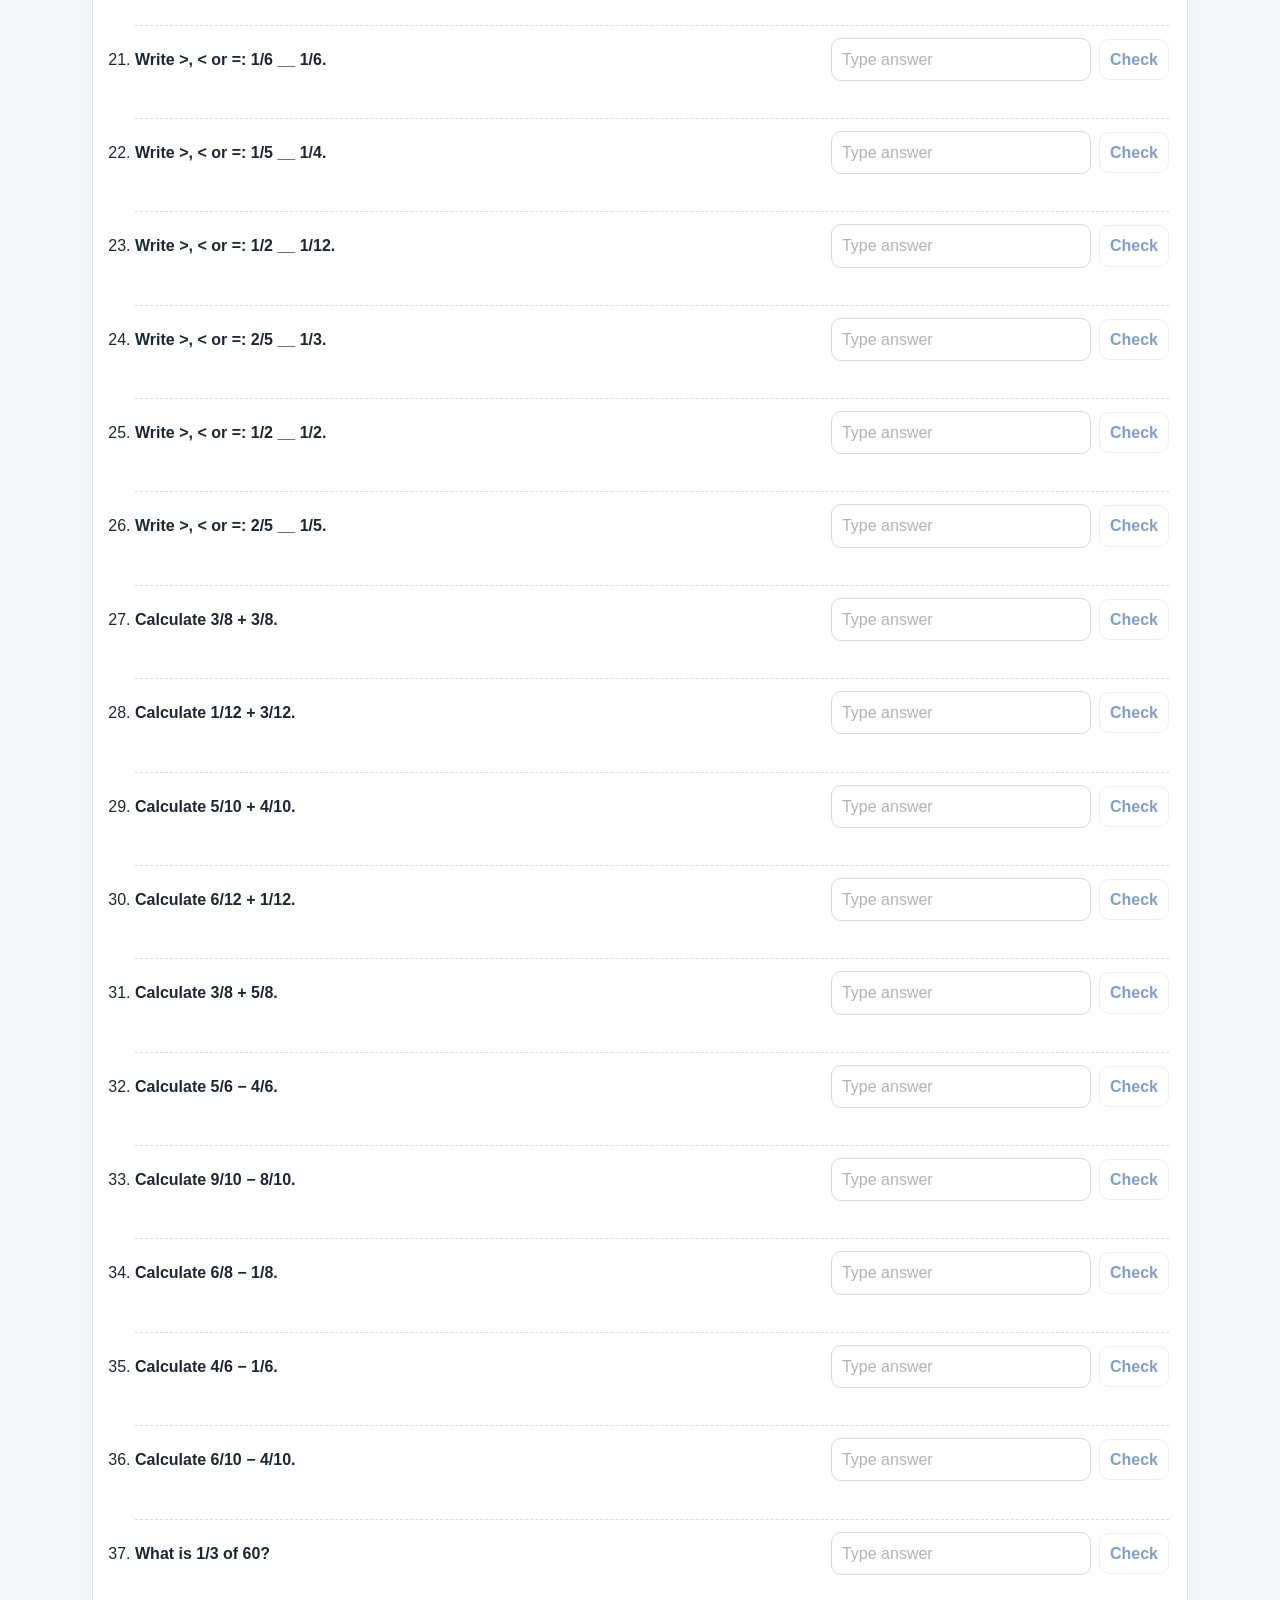
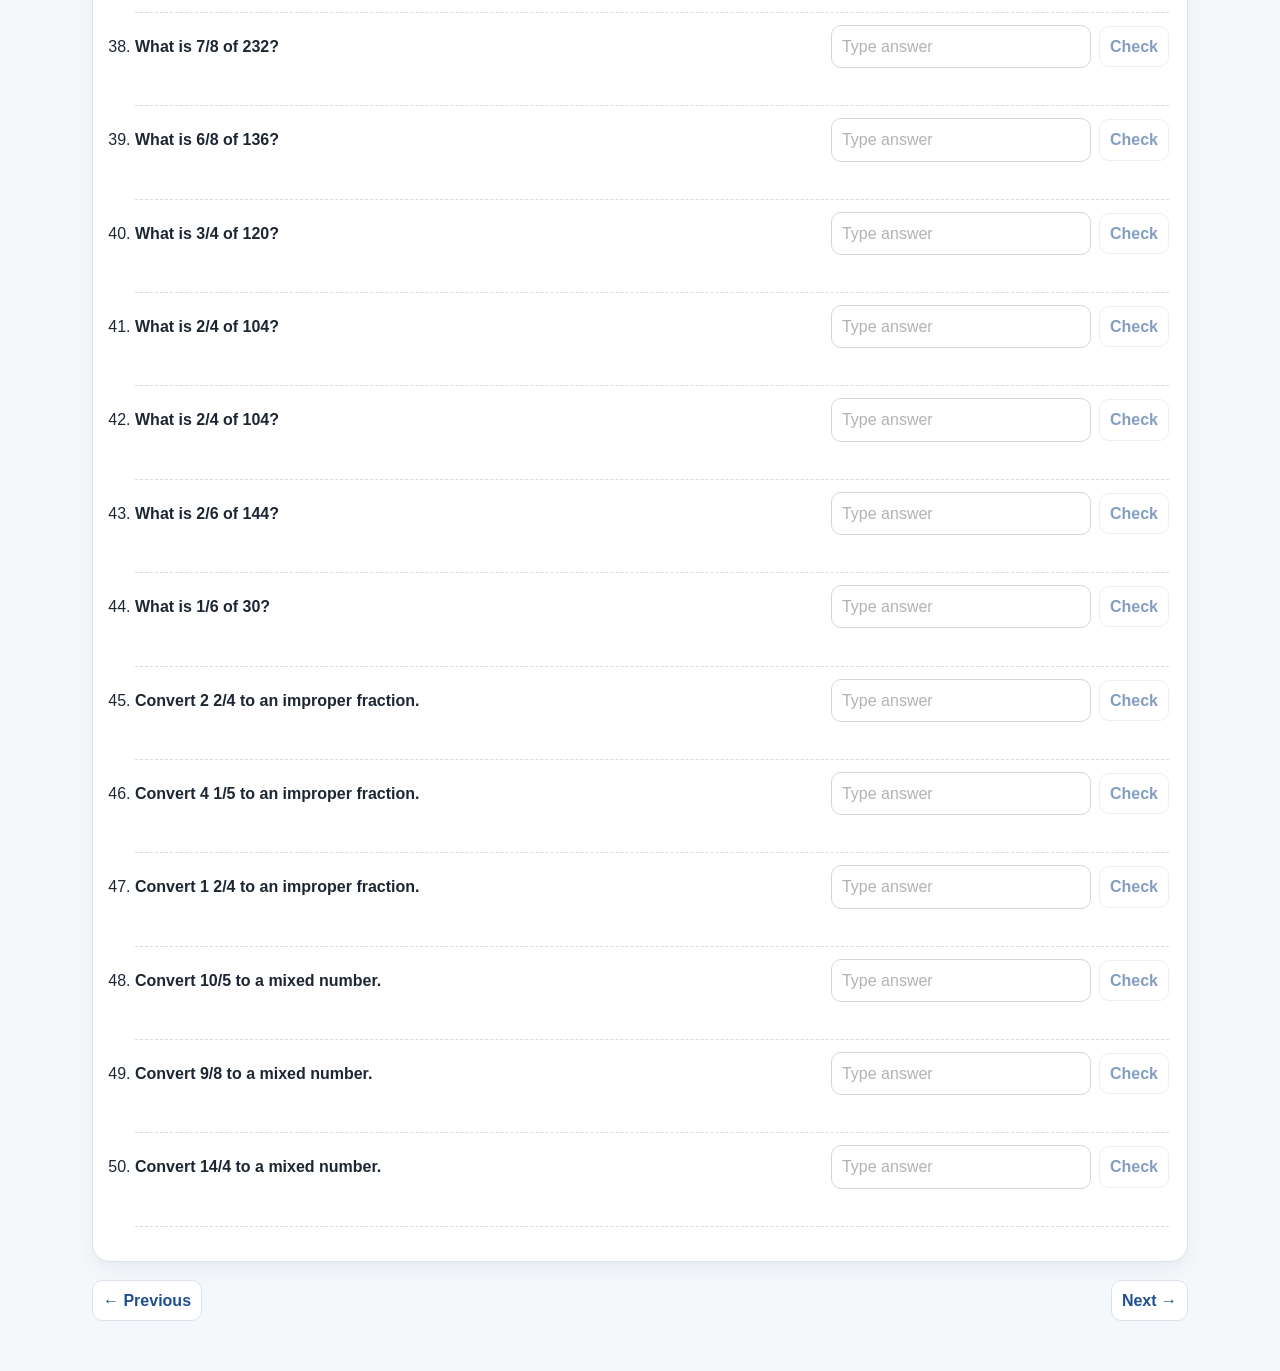
<file: day4.html>
<!DOCTYPE html><html lang="en"><head><meta charset="utf-8"><meta name="viewport" content="width=device-width, initial-scale=1"><title>Year 5 Maths</title><link rel="stylesheet" href="style.css"></head><body><header><div class="wrap"><h1 id="page-title">Year 5 Maths</h1><p class="subtitle" id="page-subtitle"></p></div></header><div class="topnav"><div class="wrap"><a class="home-link" href="index.html">Home</a><a class="nav-btn" href="admin.html">Admin area</a><a class="nav-btn" href="day3.html">← Previous</a><a class="nav-btn" href="day5.html">Next →</a><button class="nav-btn" onclick="window.print()">Print</button><span class="user-chip" id="user-chip">Not signed in</span><button class="secondary-btn" id="switch-user" type="button">Switch user</button></div></div><main><section class="signin-box" id="signin-box"><h2>Sign in</h2><p>Enter your name to save your answers separately. No password is needed.</p><form class="signin-row" id="signin-form"><input id="signin-name" type="text" placeholder="Learner name" required><button class="action-btn" type="submit">Start</button></form></section><section class="panel study-notes"><h2>Study material</h2><h3>Learning goals</h3><ul id="objectives"></ul><h3>Mini lesson</h3><p id="mini-lesson"></p><h3>Worked examples</h3><ol id="worked"></ol></section><section class="panel"><h2>Computer answer mode</h2><p>Type your answer into each box. Use <strong>Check all</strong> to mark the page, or check one question at a time. Answers are saved under the signed-in learner name.</p><div class="stats"><div class="stat"><strong id="total-count">0</strong>Total questions</div><div class="stat"><strong id="answered-count">0</strong>Answered</div><div class="stat"><strong id="score-count">0</strong>Correct after checking</div></div><div class="controls"><button class="action-btn" id="check-all" type="button" disabled>Check all</button><button class="nav-btn" id="reset-page" type="button" disabled>Clear this learner’s answers</button></div><p class="note">Accepted formats are flexible for most answers: for example, £4.50 or 4.50, 20 cm or 20, and 8 r 5 for remainders.</p></section><section class="question-section"><h2 id="question-heading">Daily questions</h2><p class="section-desc">Complete these after reading the study material. Show working on paper if needed, then type the final answer.</p><ol class="question-list" id="question-list"></ol></section><div class="bottom-nav"><a class="nav-btn" href="day3.html">← Previous</a><a class="nav-btn" href="day5.html">Next →</a></div></main><script src="data.js"></script><script src="app.js"></script><script>renderStudentPage("day4");</script></body></html>
</file>
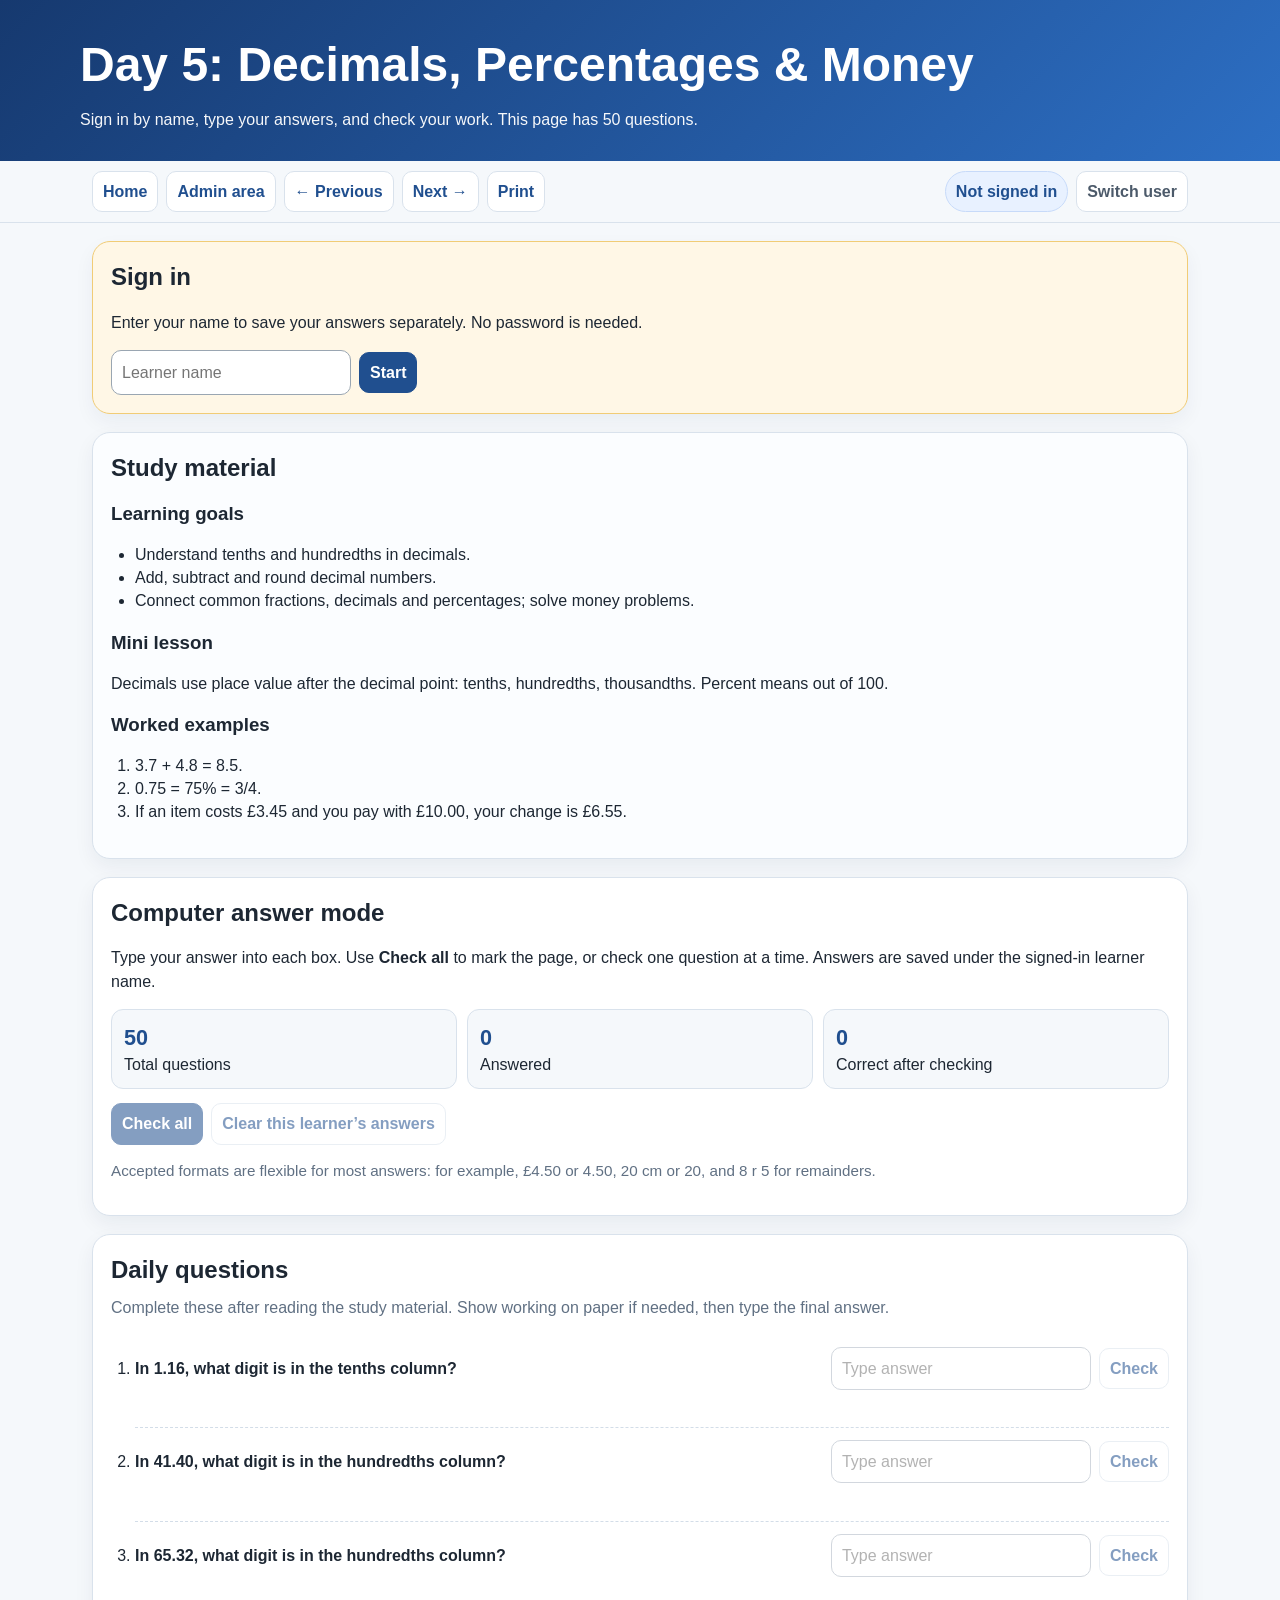
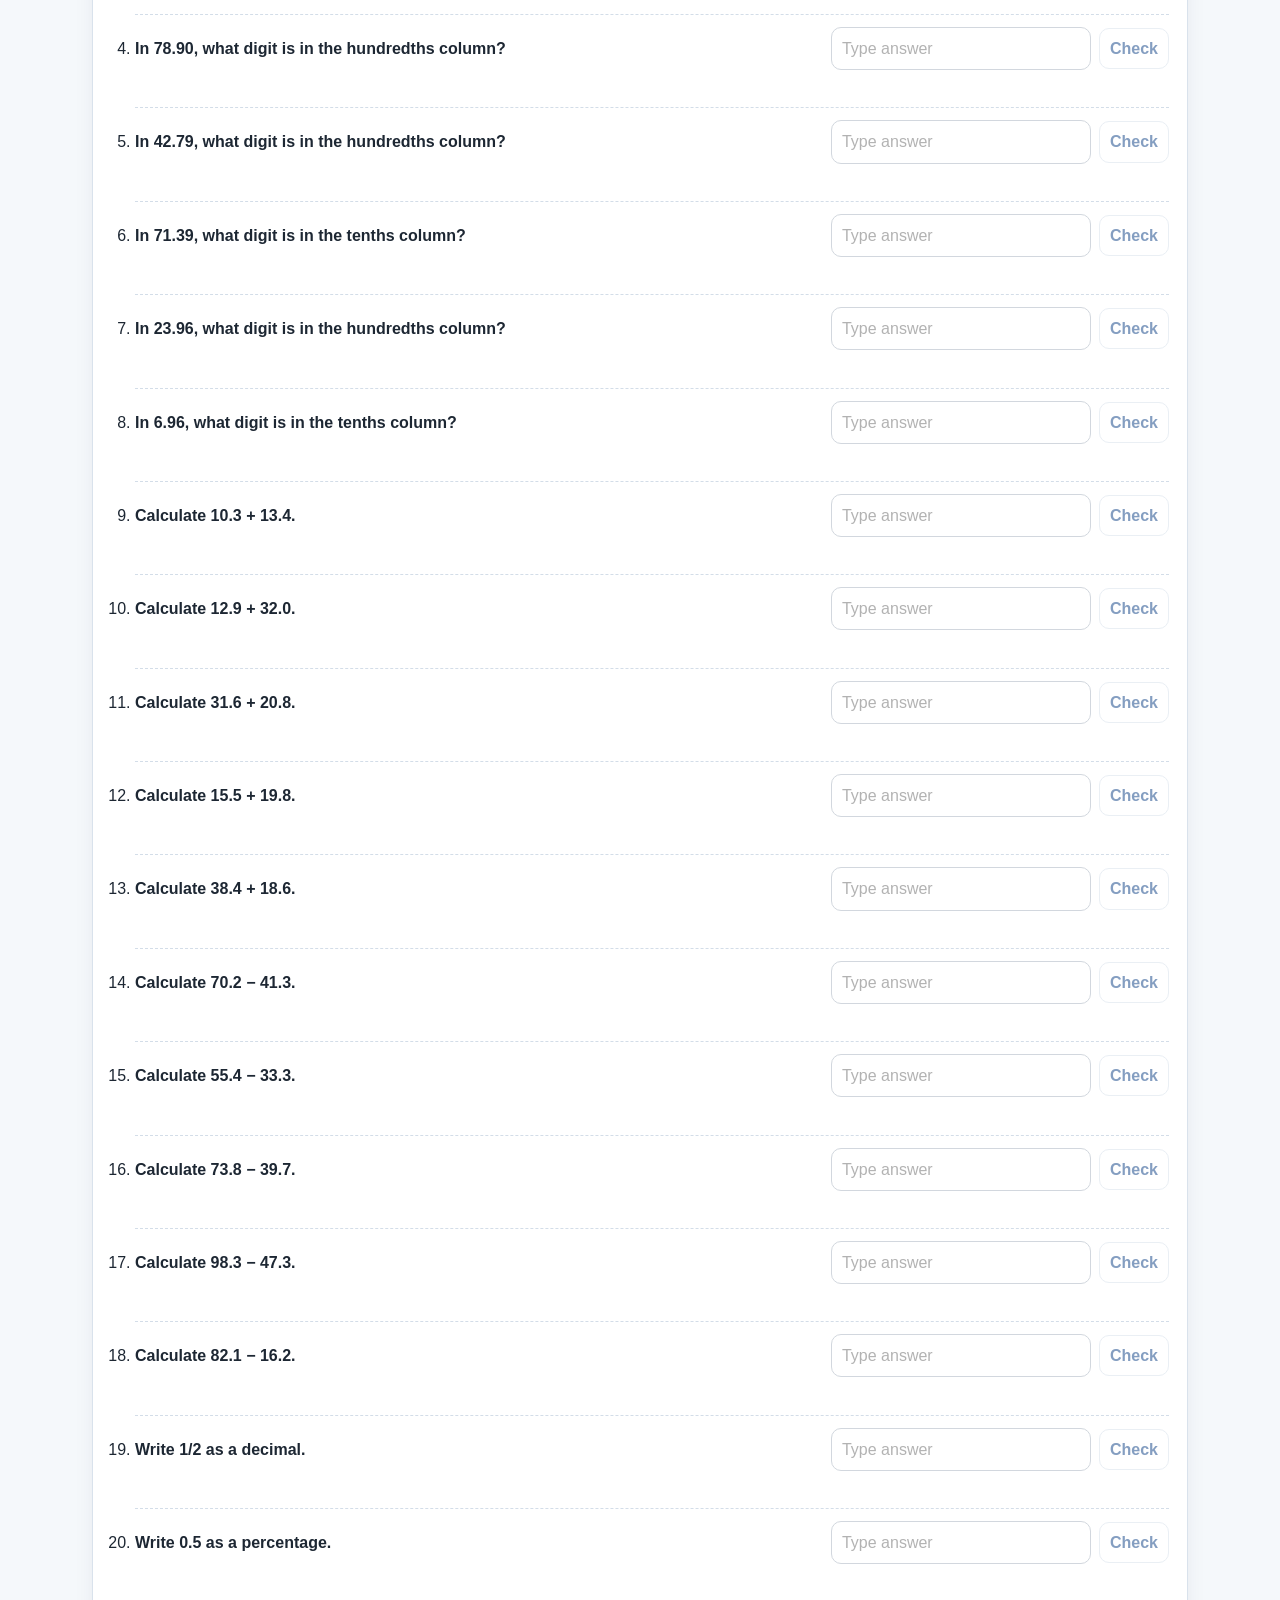
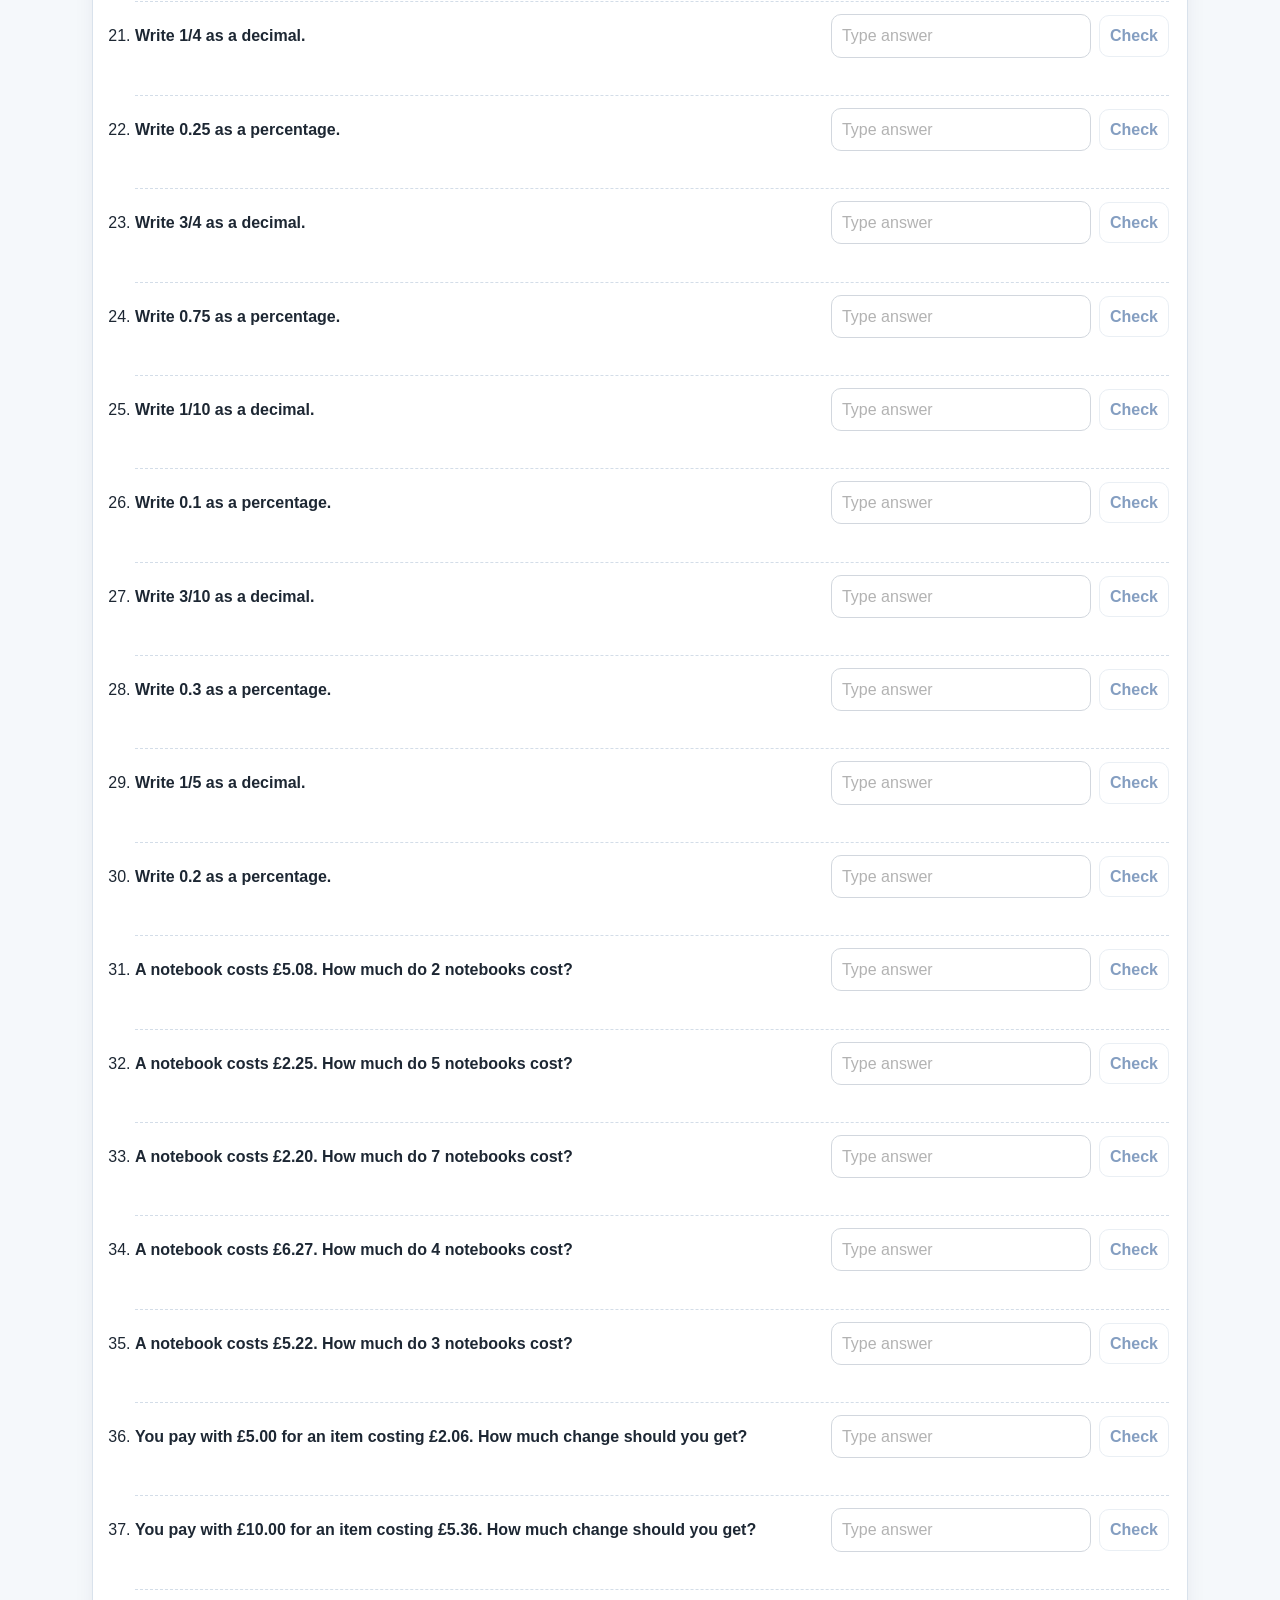
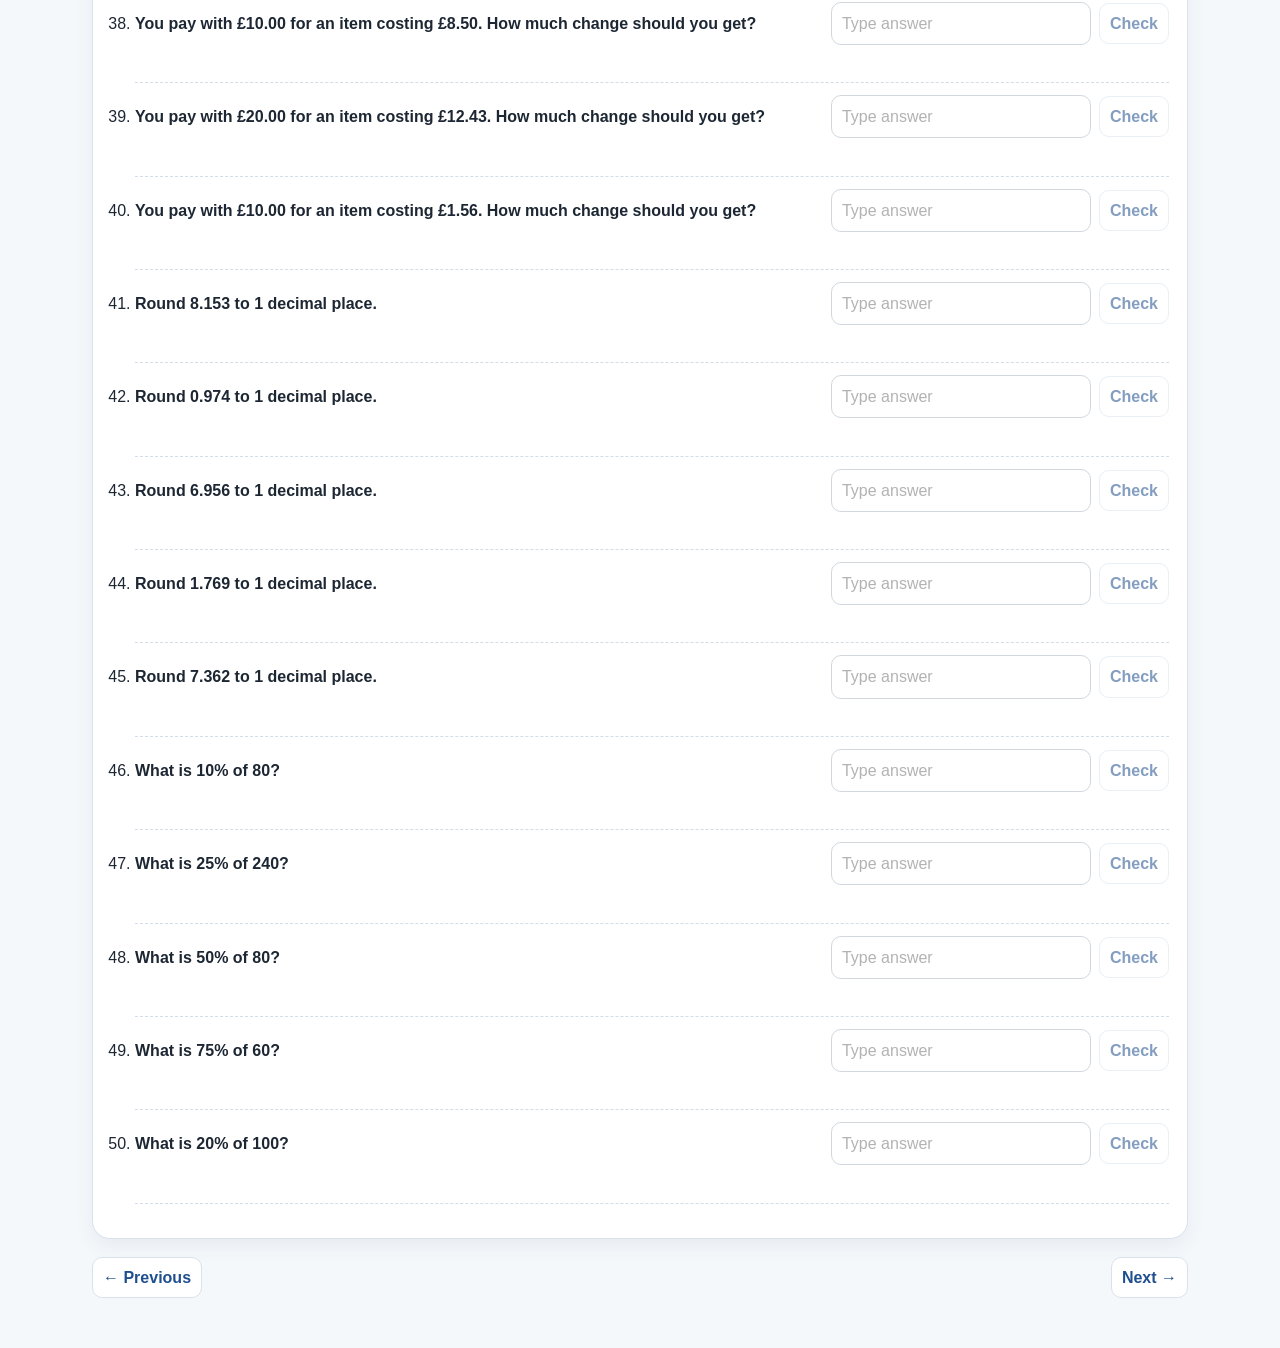
<file: day5.html>
<!DOCTYPE html><html lang="en"><head><meta charset="utf-8"><meta name="viewport" content="width=device-width, initial-scale=1"><title>Year 5 Maths</title><link rel="stylesheet" href="style.css"></head><body><header><div class="wrap"><h1 id="page-title">Year 5 Maths</h1><p class="subtitle" id="page-subtitle"></p></div></header><div class="topnav"><div class="wrap"><a class="home-link" href="index.html">Home</a><a class="nav-btn" href="admin.html">Admin area</a><a class="nav-btn" href="day4.html">← Previous</a><a class="nav-btn" href="day6.html">Next →</a><button class="nav-btn" onclick="window.print()">Print</button><span class="user-chip" id="user-chip">Not signed in</span><button class="secondary-btn" id="switch-user" type="button">Switch user</button></div></div><main><section class="signin-box" id="signin-box"><h2>Sign in</h2><p>Enter your name to save your answers separately. No password is needed.</p><form class="signin-row" id="signin-form"><input id="signin-name" type="text" placeholder="Learner name" required><button class="action-btn" type="submit">Start</button></form></section><section class="panel study-notes"><h2>Study material</h2><h3>Learning goals</h3><ul id="objectives"></ul><h3>Mini lesson</h3><p id="mini-lesson"></p><h3>Worked examples</h3><ol id="worked"></ol></section><section class="panel"><h2>Computer answer mode</h2><p>Type your answer into each box. Use <strong>Check all</strong> to mark the page, or check one question at a time. Answers are saved under the signed-in learner name.</p><div class="stats"><div class="stat"><strong id="total-count">0</strong>Total questions</div><div class="stat"><strong id="answered-count">0</strong>Answered</div><div class="stat"><strong id="score-count">0</strong>Correct after checking</div></div><div class="controls"><button class="action-btn" id="check-all" type="button" disabled>Check all</button><button class="nav-btn" id="reset-page" type="button" disabled>Clear this learner’s answers</button></div><p class="note">Accepted formats are flexible for most answers: for example, £4.50 or 4.50, 20 cm or 20, and 8 r 5 for remainders.</p></section><section class="question-section"><h2 id="question-heading">Daily questions</h2><p class="section-desc">Complete these after reading the study material. Show working on paper if needed, then type the final answer.</p><ol class="question-list" id="question-list"></ol></section><div class="bottom-nav"><a class="nav-btn" href="day4.html">← Previous</a><a class="nav-btn" href="day6.html">Next →</a></div></main><script src="data.js"></script><script src="app.js"></script><script>renderStudentPage("day5");</script></body></html>
</file>
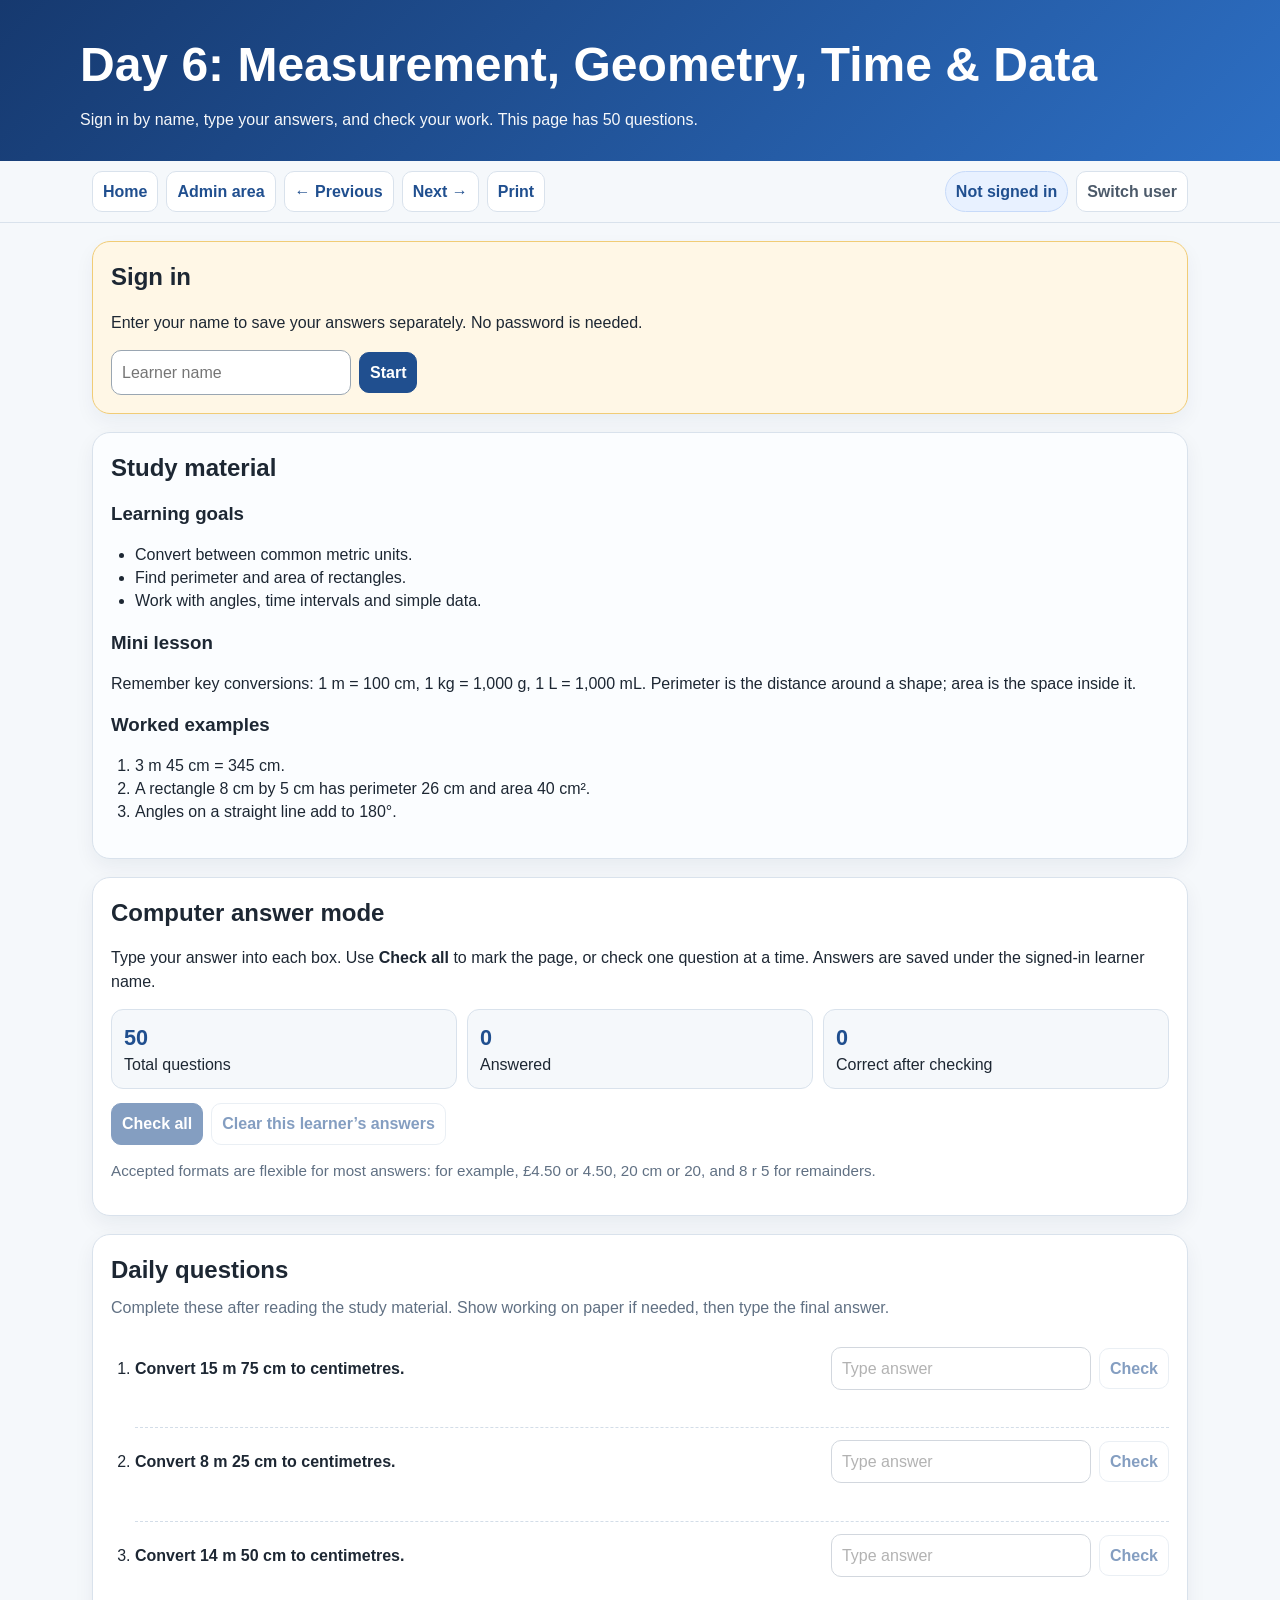
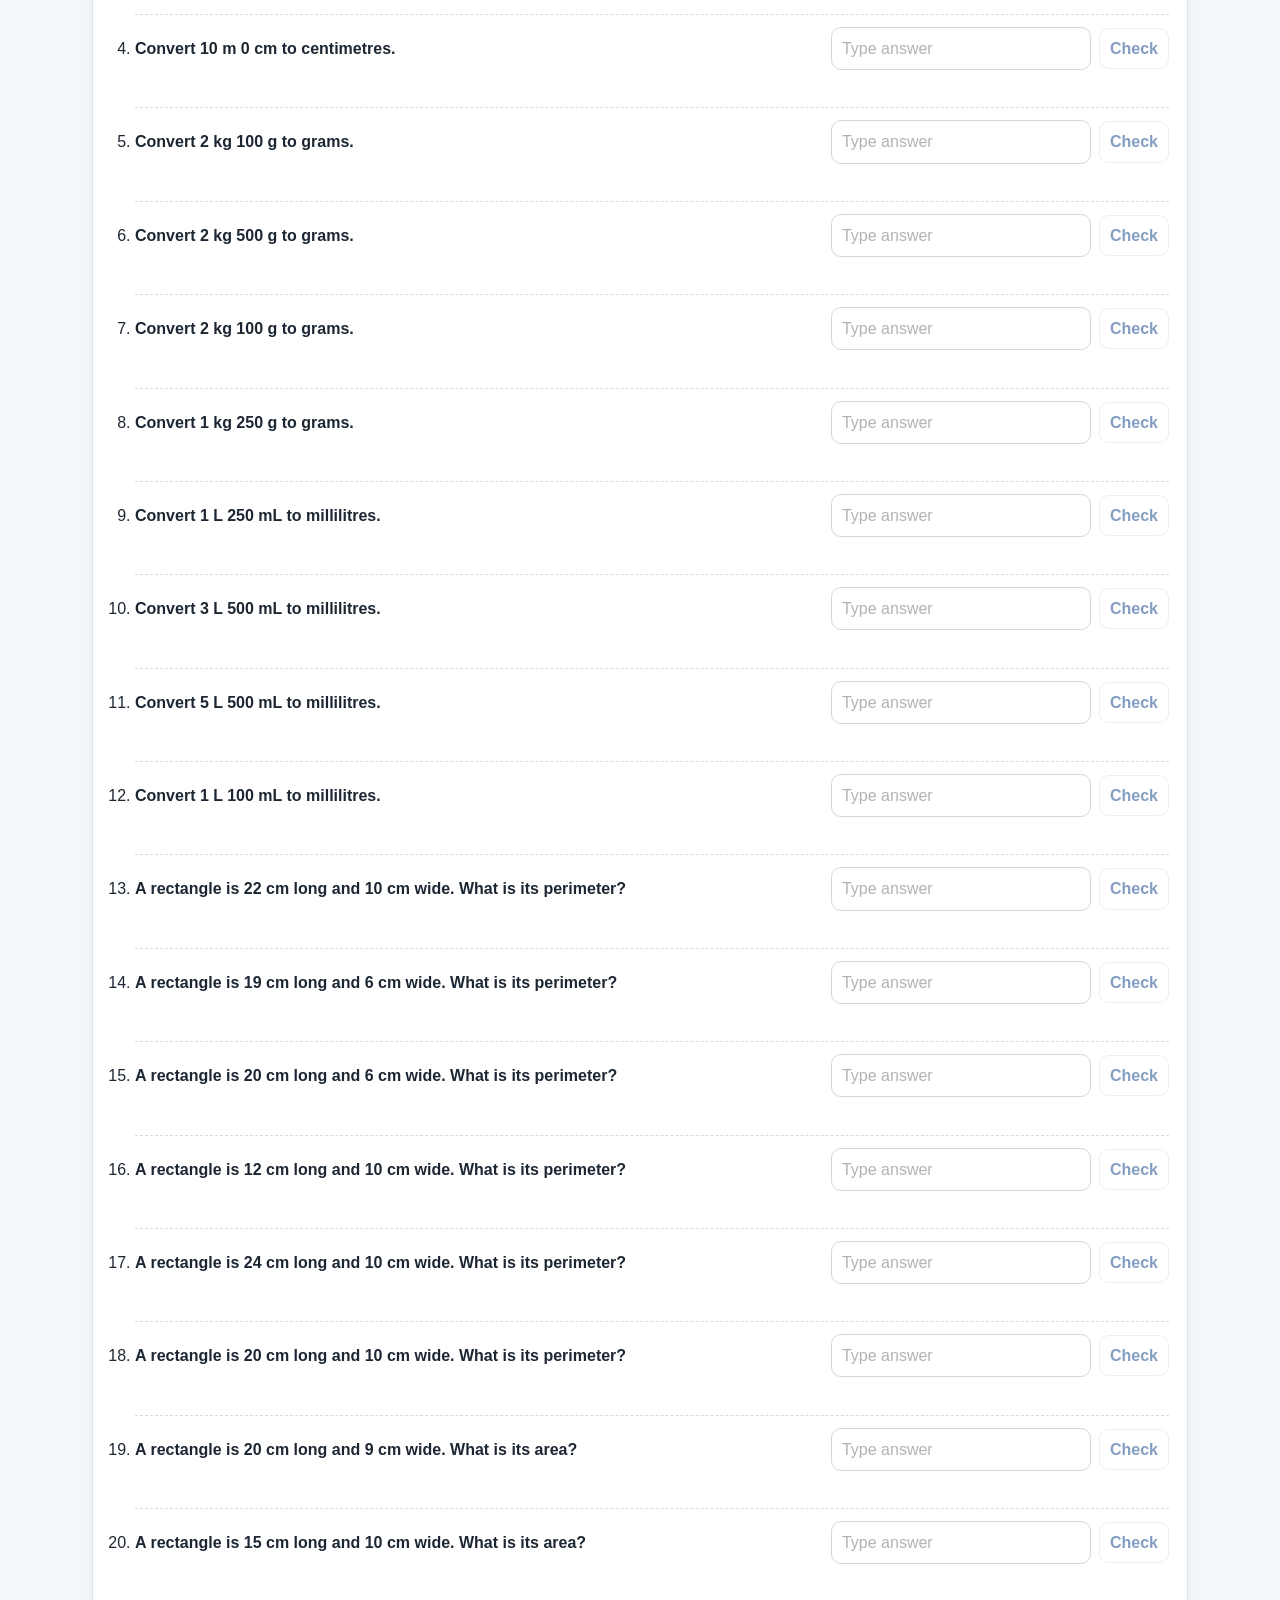
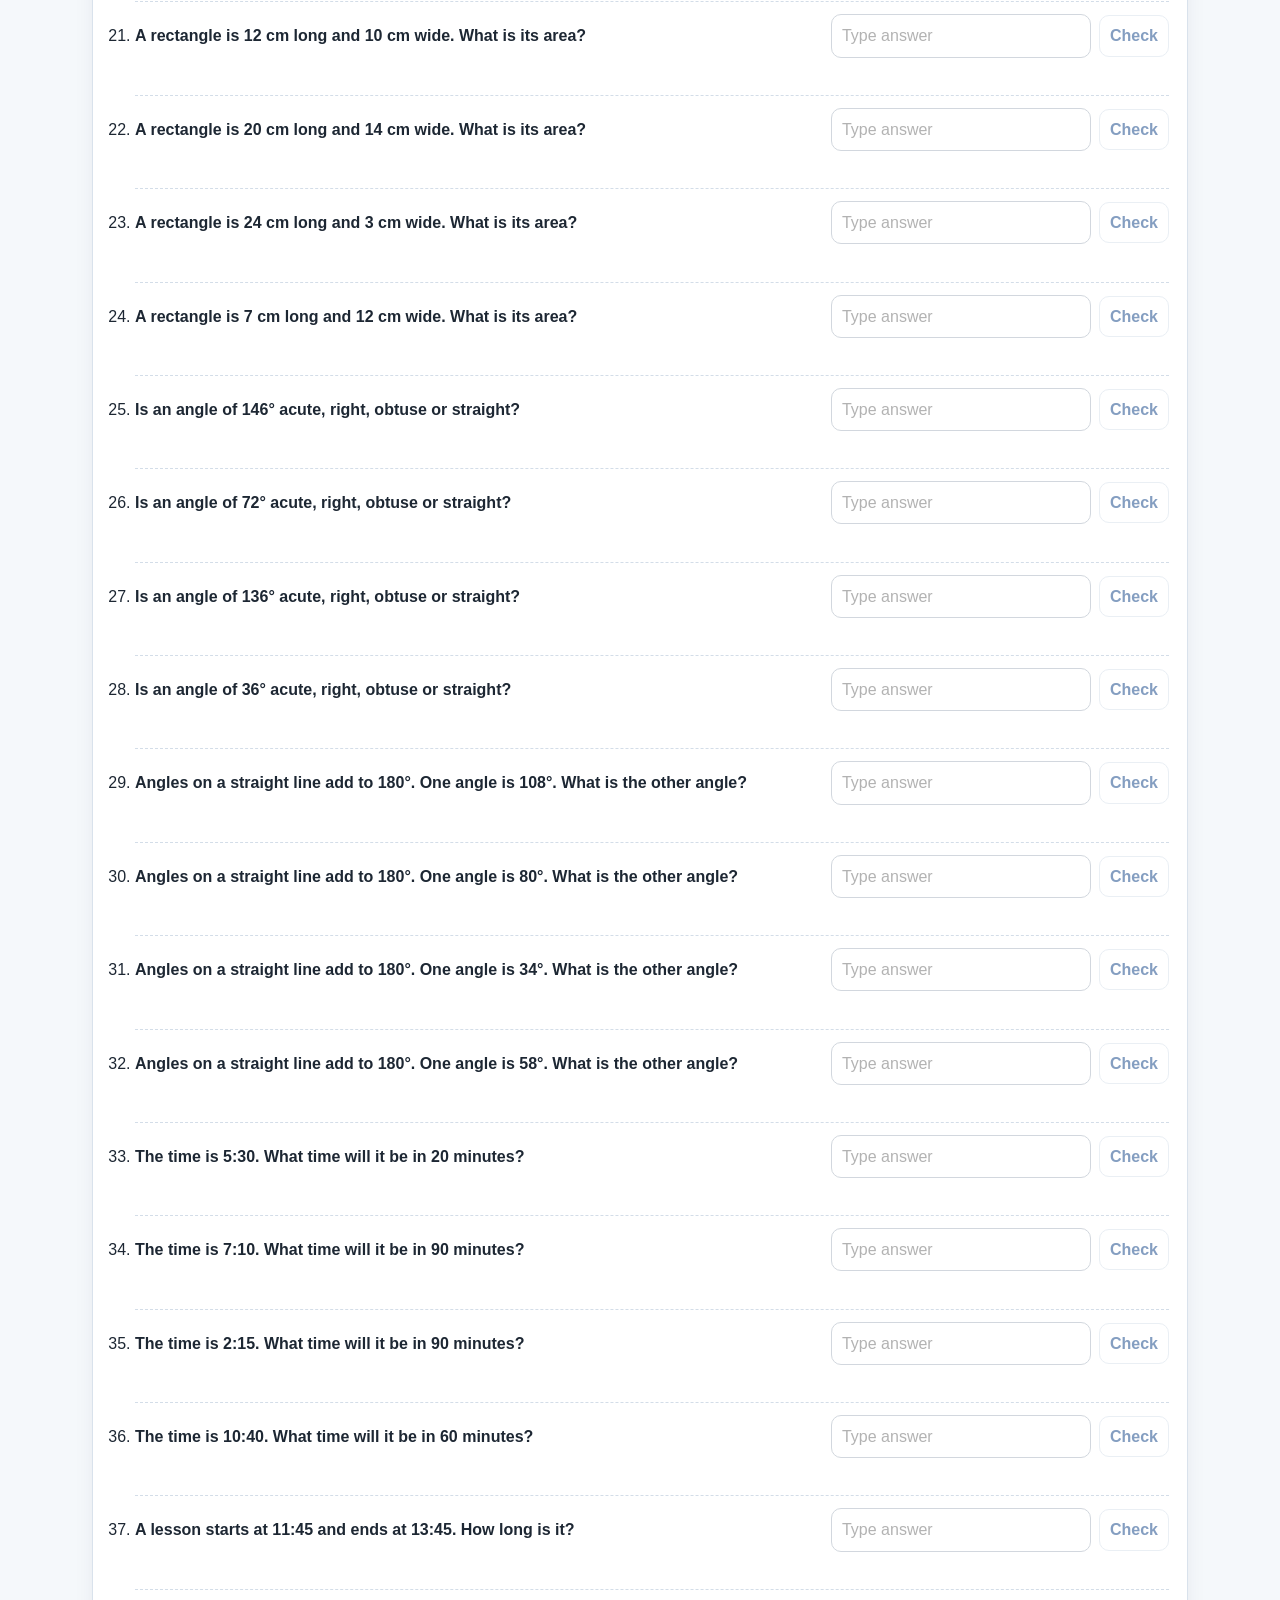
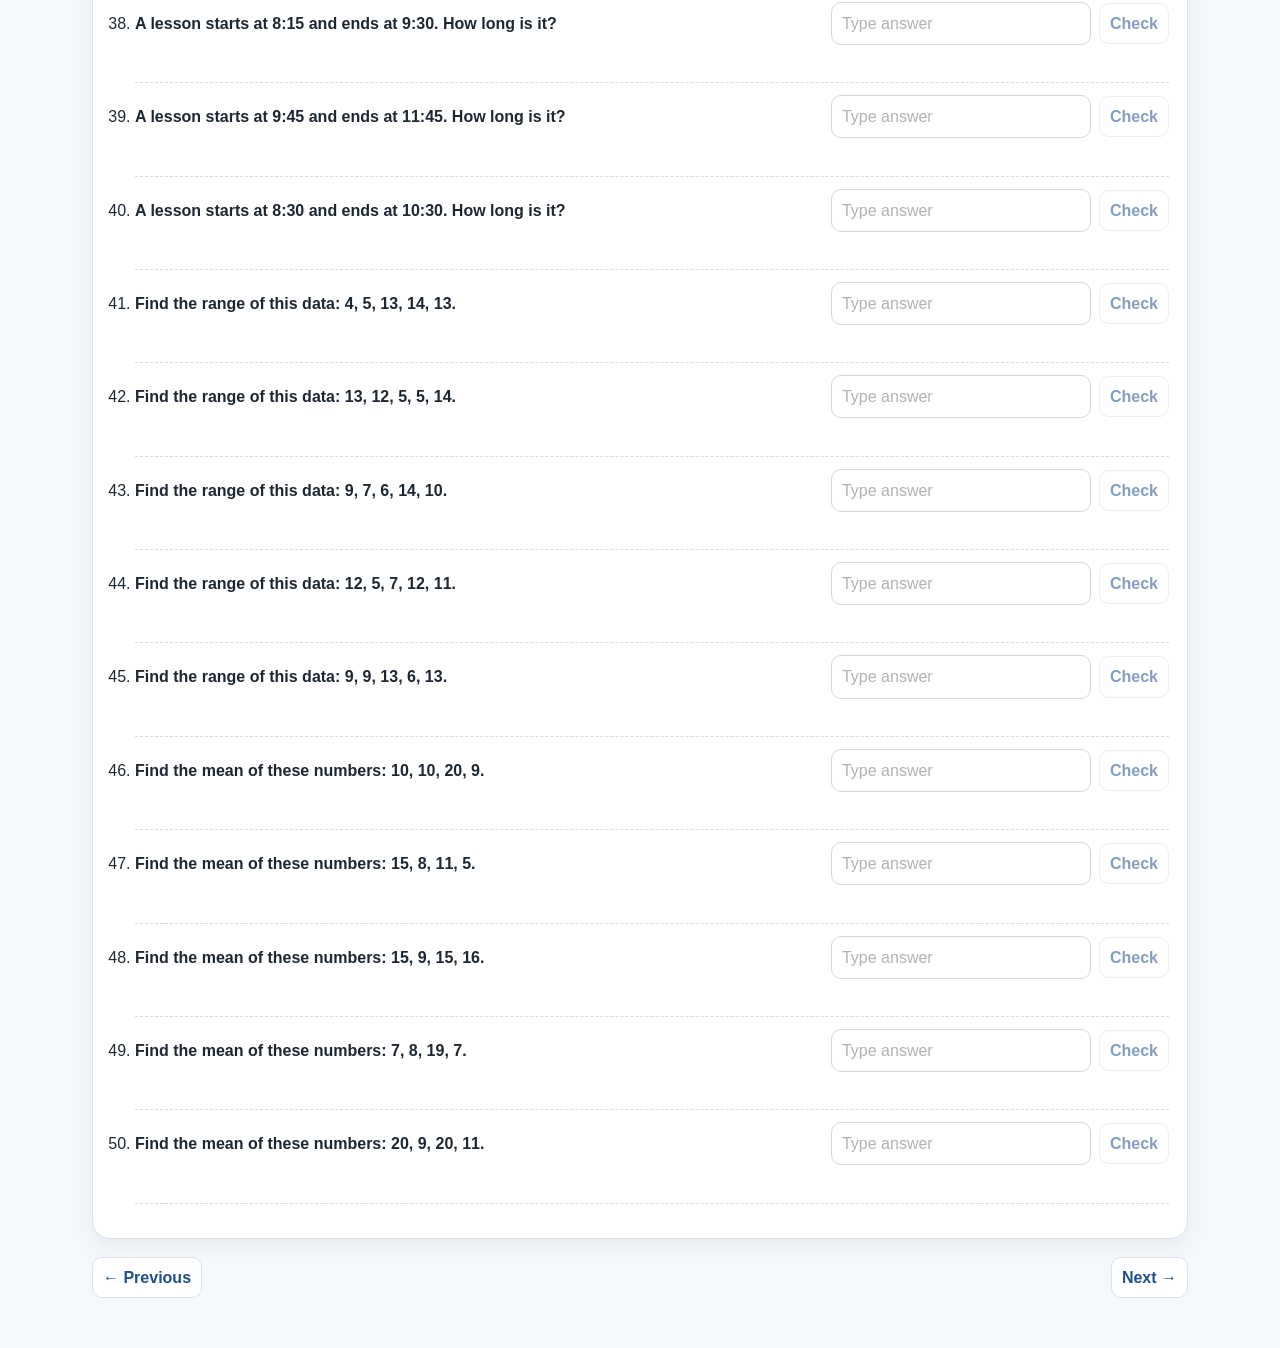
<file: day6.html>
<!DOCTYPE html><html lang="en"><head><meta charset="utf-8"><meta name="viewport" content="width=device-width, initial-scale=1"><title>Year 5 Maths</title><link rel="stylesheet" href="style.css"></head><body><header><div class="wrap"><h1 id="page-title">Year 5 Maths</h1><p class="subtitle" id="page-subtitle"></p></div></header><div class="topnav"><div class="wrap"><a class="home-link" href="index.html">Home</a><a class="nav-btn" href="admin.html">Admin area</a><a class="nav-btn" href="day5.html">← Previous</a><a class="nav-btn" href="day7.html">Next →</a><button class="nav-btn" onclick="window.print()">Print</button><span class="user-chip" id="user-chip">Not signed in</span><button class="secondary-btn" id="switch-user" type="button">Switch user</button></div></div><main><section class="signin-box" id="signin-box"><h2>Sign in</h2><p>Enter your name to save your answers separately. No password is needed.</p><form class="signin-row" id="signin-form"><input id="signin-name" type="text" placeholder="Learner name" required><button class="action-btn" type="submit">Start</button></form></section><section class="panel study-notes"><h2>Study material</h2><h3>Learning goals</h3><ul id="objectives"></ul><h3>Mini lesson</h3><p id="mini-lesson"></p><h3>Worked examples</h3><ol id="worked"></ol></section><section class="panel"><h2>Computer answer mode</h2><p>Type your answer into each box. Use <strong>Check all</strong> to mark the page, or check one question at a time. Answers are saved under the signed-in learner name.</p><div class="stats"><div class="stat"><strong id="total-count">0</strong>Total questions</div><div class="stat"><strong id="answered-count">0</strong>Answered</div><div class="stat"><strong id="score-count">0</strong>Correct after checking</div></div><div class="controls"><button class="action-btn" id="check-all" type="button" disabled>Check all</button><button class="nav-btn" id="reset-page" type="button" disabled>Clear this learner’s answers</button></div><p class="note">Accepted formats are flexible for most answers: for example, £4.50 or 4.50, 20 cm or 20, and 8 r 5 for remainders.</p></section><section class="question-section"><h2 id="question-heading">Daily questions</h2><p class="section-desc">Complete these after reading the study material. Show working on paper if needed, then type the final answer.</p><ol class="question-list" id="question-list"></ol></section><div class="bottom-nav"><a class="nav-btn" href="day5.html">← Previous</a><a class="nav-btn" href="day7.html">Next →</a></div></main><script src="data.js"></script><script src="app.js"></script><script>renderStudentPage("day6");</script></body></html>
</file>
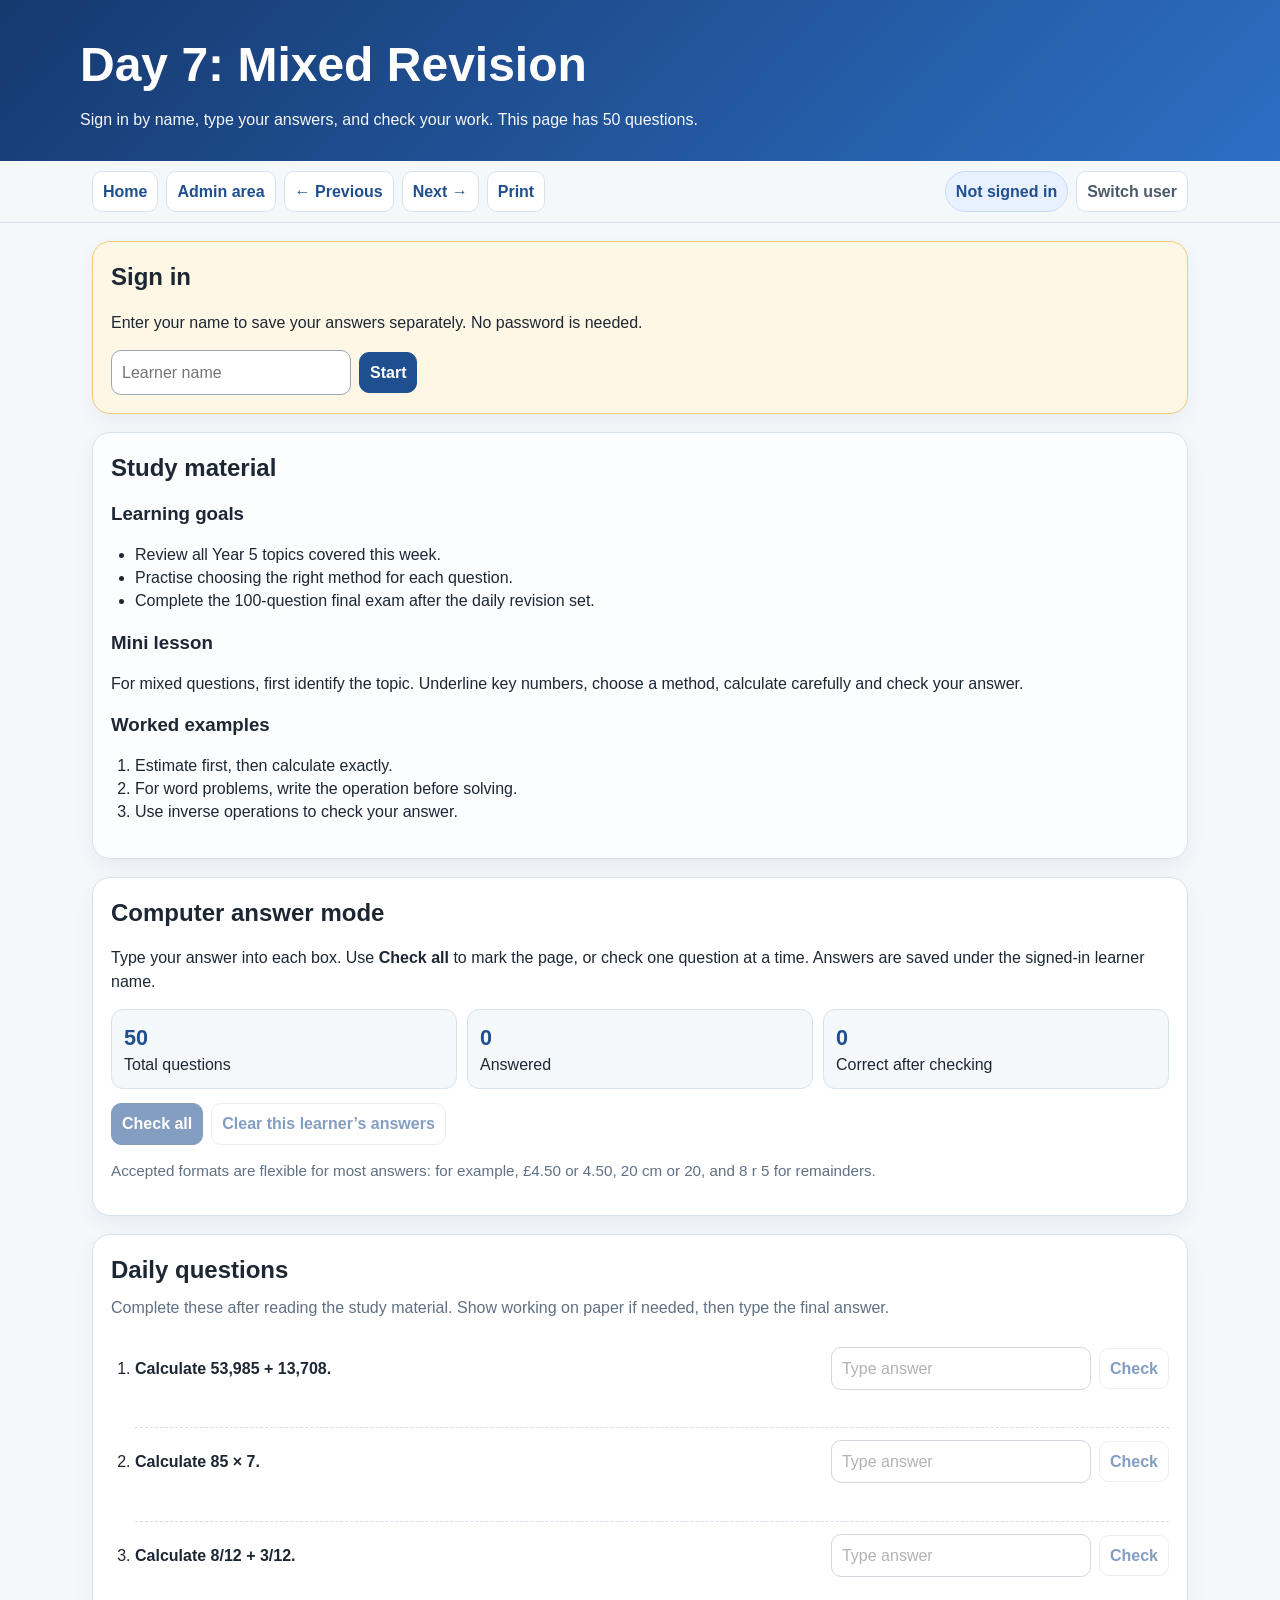
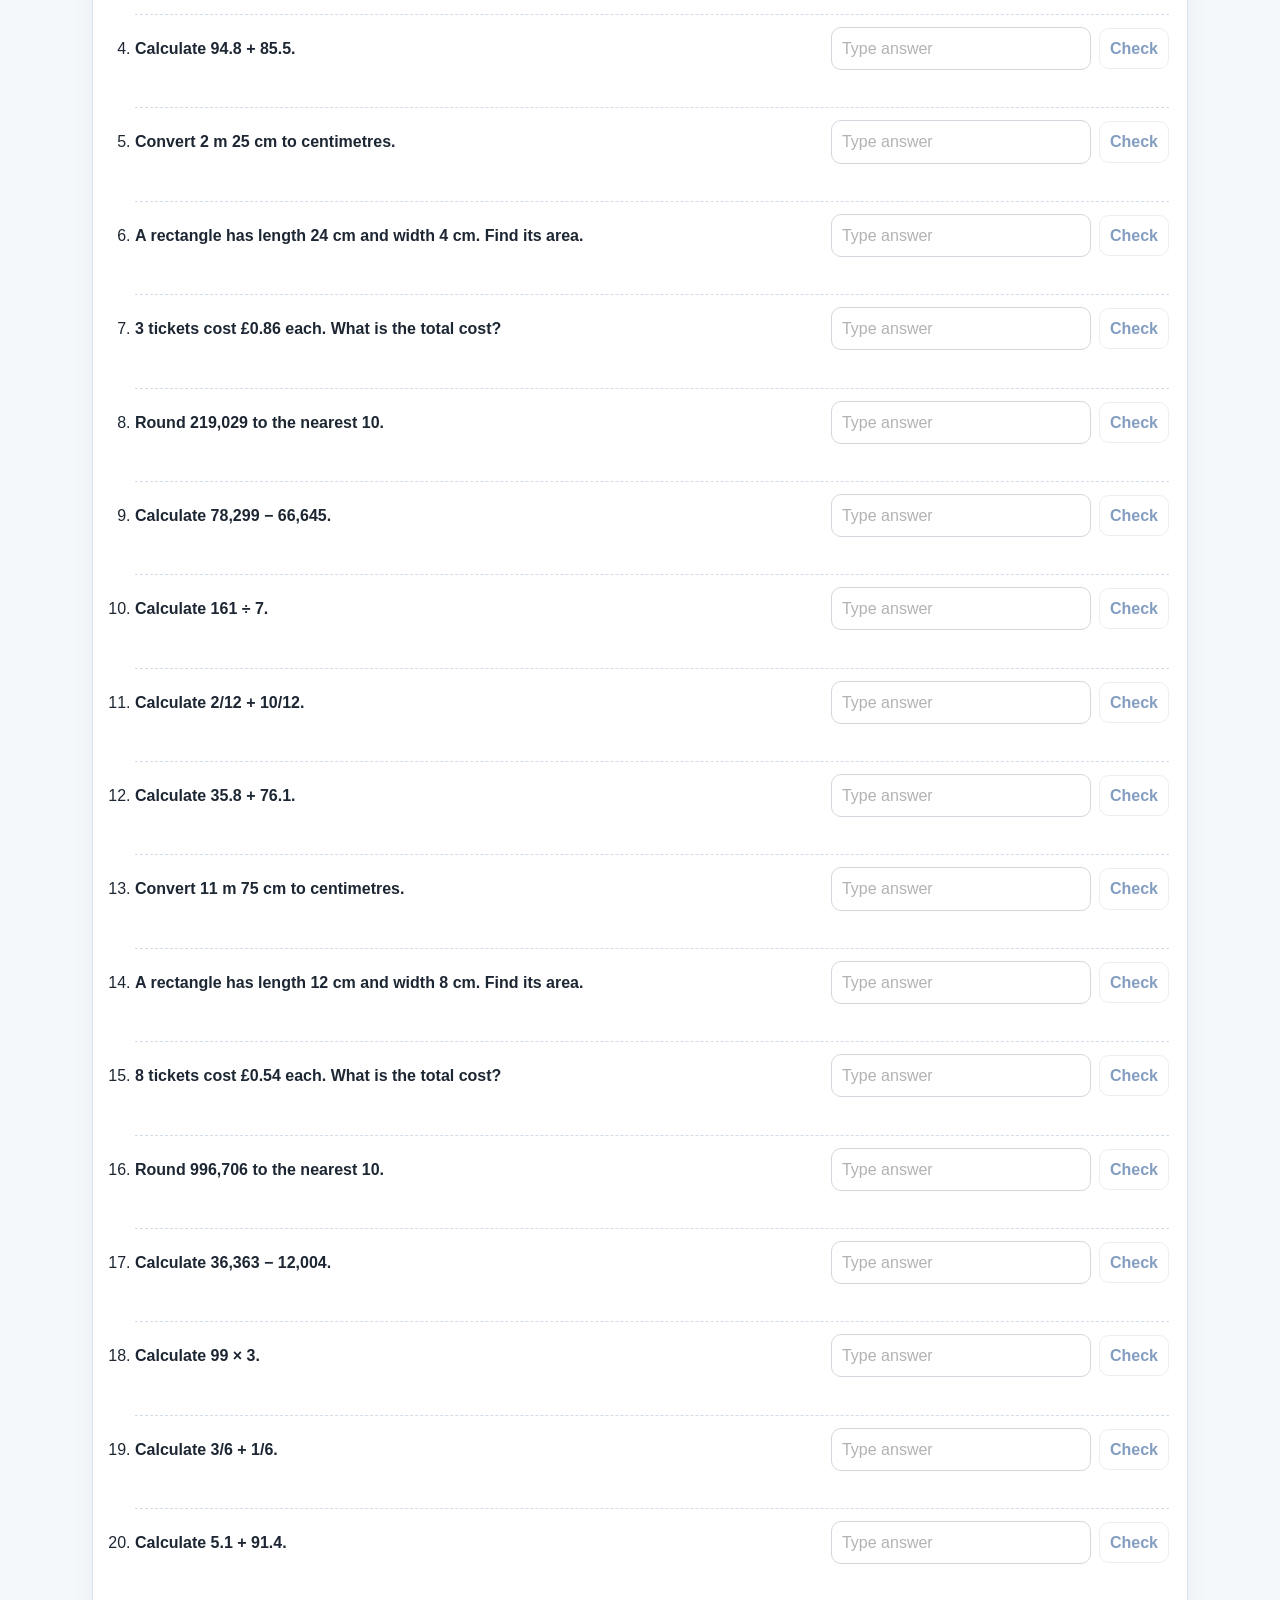
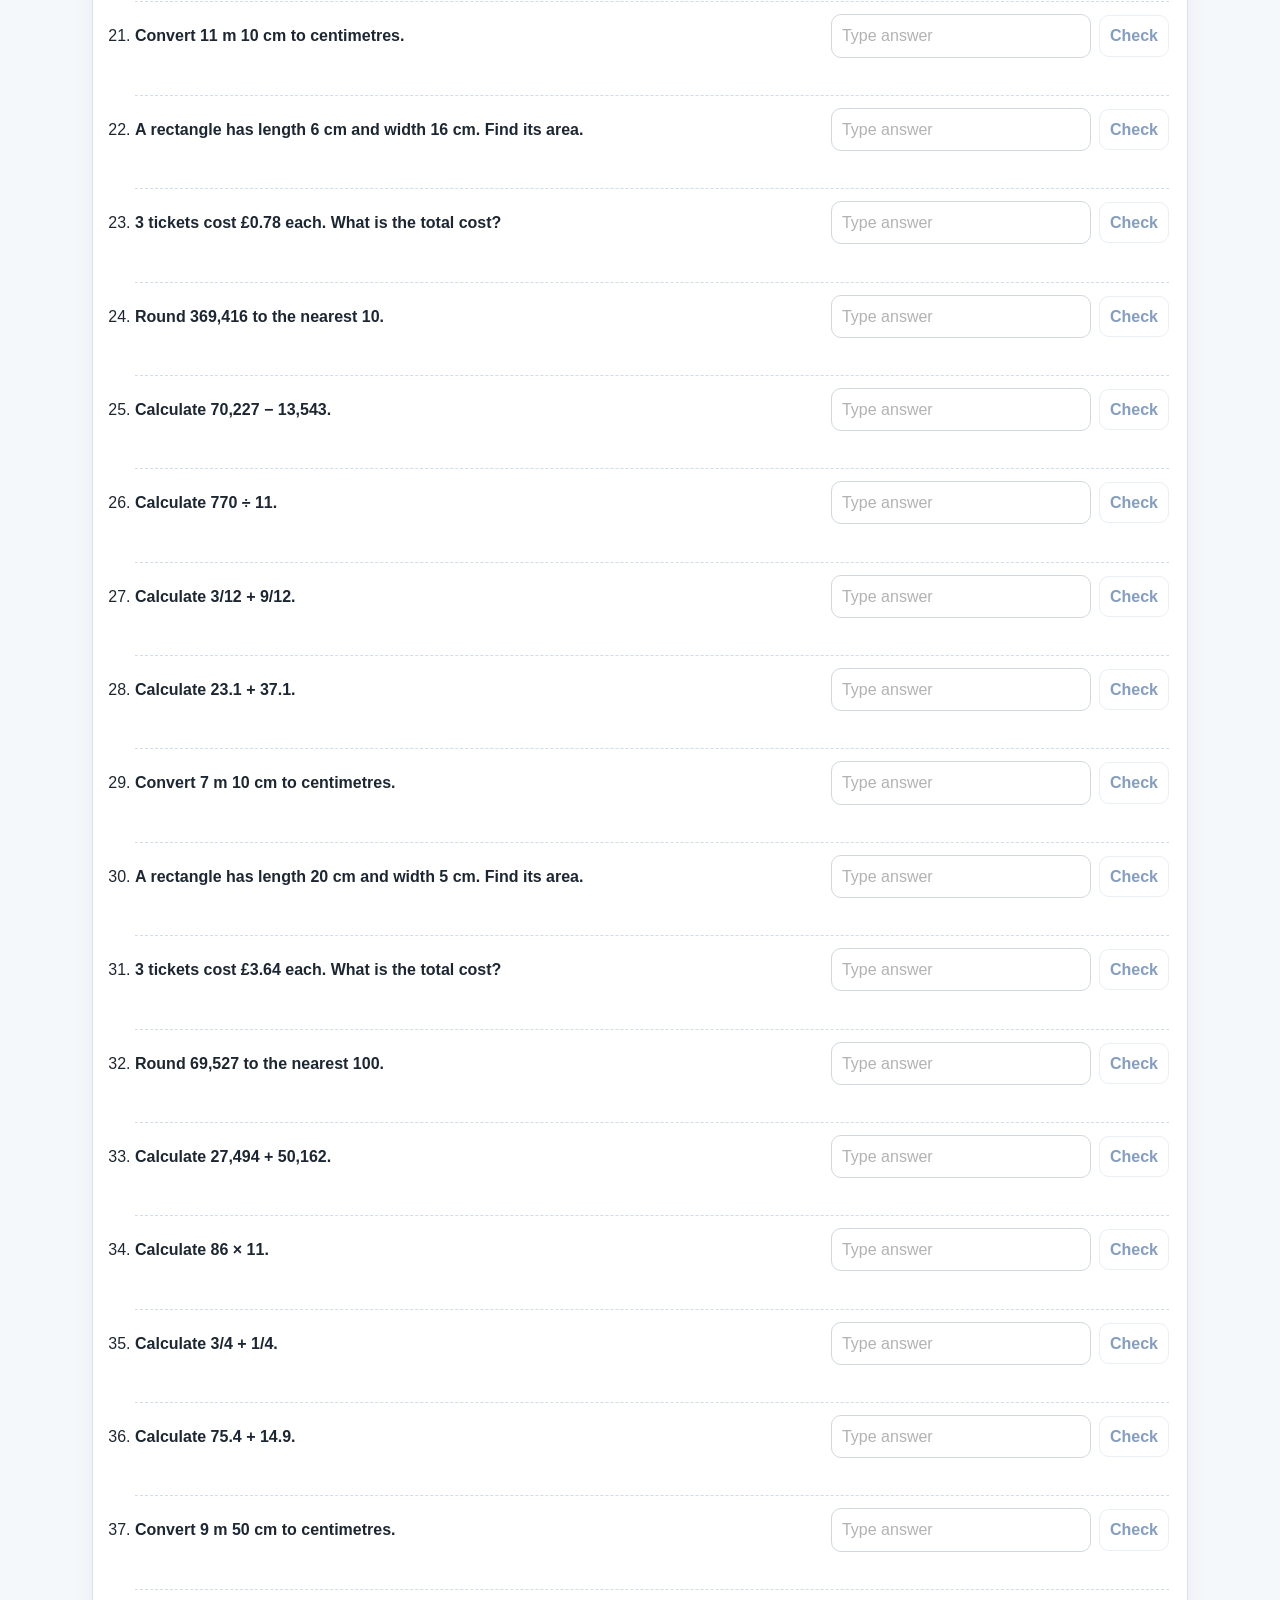
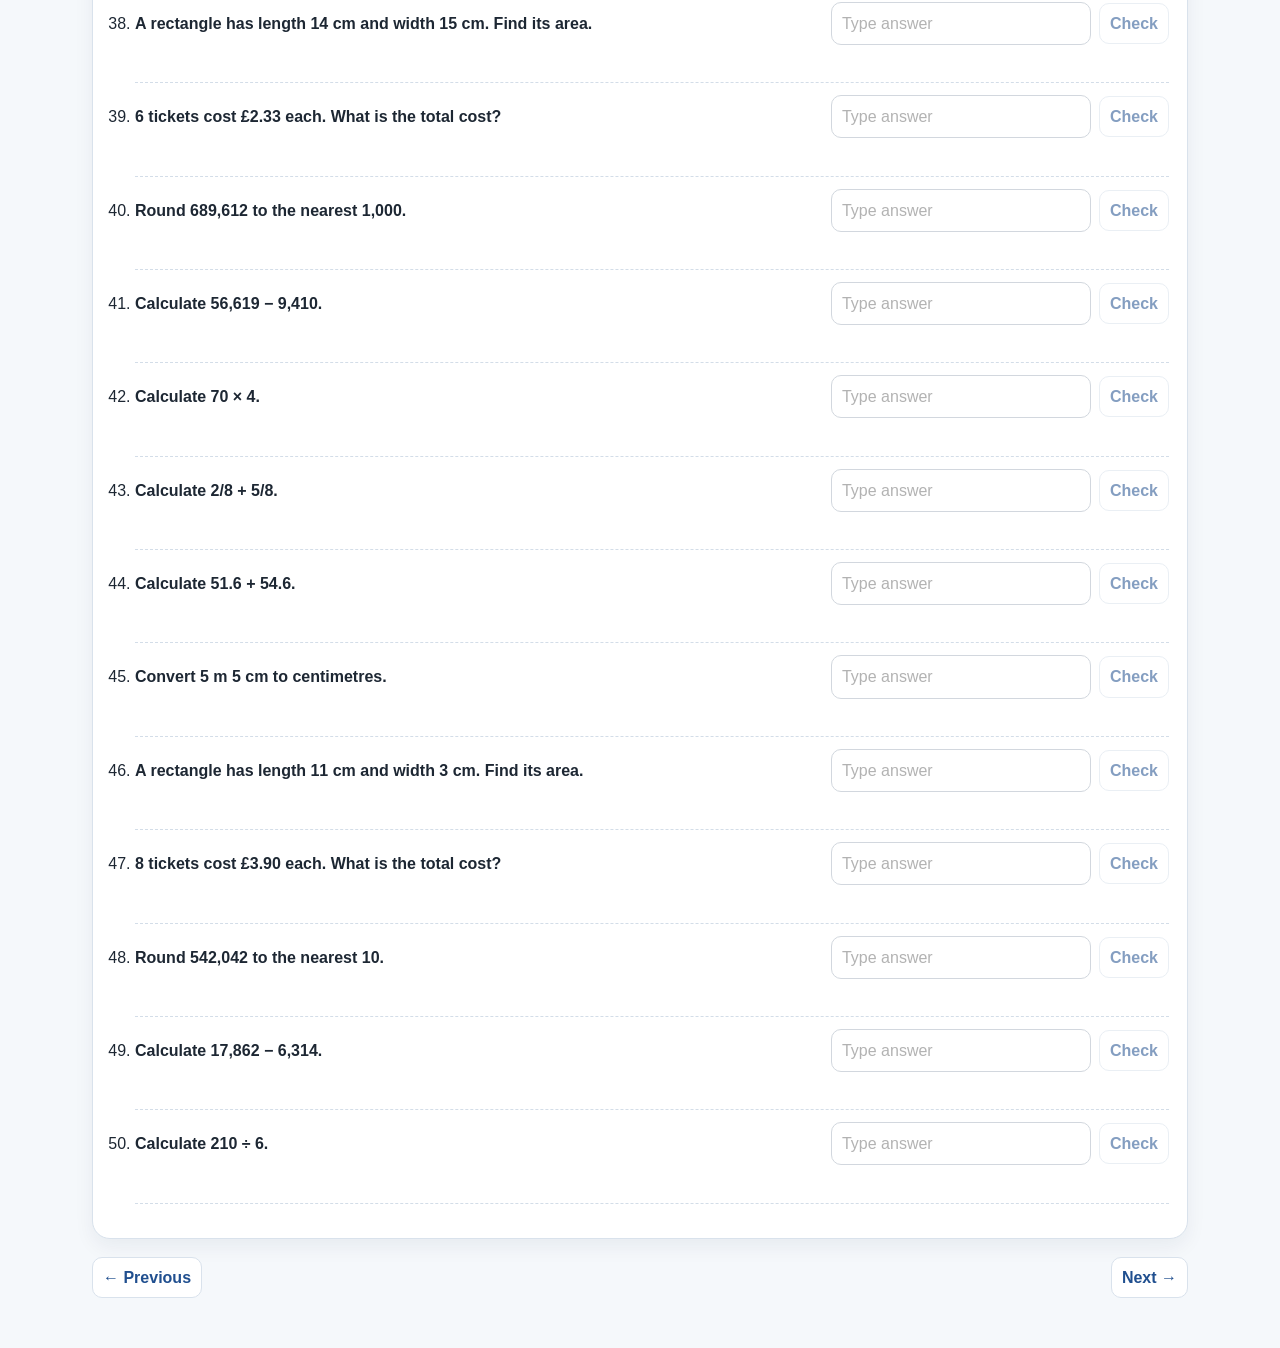
<file: day7.html>
<!DOCTYPE html><html lang="en"><head><meta charset="utf-8"><meta name="viewport" content="width=device-width, initial-scale=1"><title>Year 5 Maths</title><link rel="stylesheet" href="style.css"></head><body><header><div class="wrap"><h1 id="page-title">Year 5 Maths</h1><p class="subtitle" id="page-subtitle"></p></div></header><div class="topnav"><div class="wrap"><a class="home-link" href="index.html">Home</a><a class="nav-btn" href="admin.html">Admin area</a><a class="nav-btn" href="day6.html">← Previous</a><a class="nav-btn" href="final_exam.html">Next →</a><button class="nav-btn" onclick="window.print()">Print</button><span class="user-chip" id="user-chip">Not signed in</span><button class="secondary-btn" id="switch-user" type="button">Switch user</button></div></div><main><section class="signin-box" id="signin-box"><h2>Sign in</h2><p>Enter your name to save your answers separately. No password is needed.</p><form class="signin-row" id="signin-form"><input id="signin-name" type="text" placeholder="Learner name" required><button class="action-btn" type="submit">Start</button></form></section><section class="panel study-notes"><h2>Study material</h2><h3>Learning goals</h3><ul id="objectives"></ul><h3>Mini lesson</h3><p id="mini-lesson"></p><h3>Worked examples</h3><ol id="worked"></ol></section><section class="panel"><h2>Computer answer mode</h2><p>Type your answer into each box. Use <strong>Check all</strong> to mark the page, or check one question at a time. Answers are saved under the signed-in learner name.</p><div class="stats"><div class="stat"><strong id="total-count">0</strong>Total questions</div><div class="stat"><strong id="answered-count">0</strong>Answered</div><div class="stat"><strong id="score-count">0</strong>Correct after checking</div></div><div class="controls"><button class="action-btn" id="check-all" type="button" disabled>Check all</button><button class="nav-btn" id="reset-page" type="button" disabled>Clear this learner’s answers</button></div><p class="note">Accepted formats are flexible for most answers: for example, £4.50 or 4.50, 20 cm or 20, and 8 r 5 for remainders.</p></section><section class="question-section"><h2 id="question-heading">Daily questions</h2><p class="section-desc">Complete these after reading the study material. Show working on paper if needed, then type the final answer.</p><ol class="question-list" id="question-list"></ol></section><div class="bottom-nav"><a class="nav-btn" href="day6.html">← Previous</a><a class="nav-btn" href="final_exam.html">Next →</a></div></main><script src="data.js"></script><script src="app.js"></script><script>renderStudentPage("day7");</script></body></html>
</file>
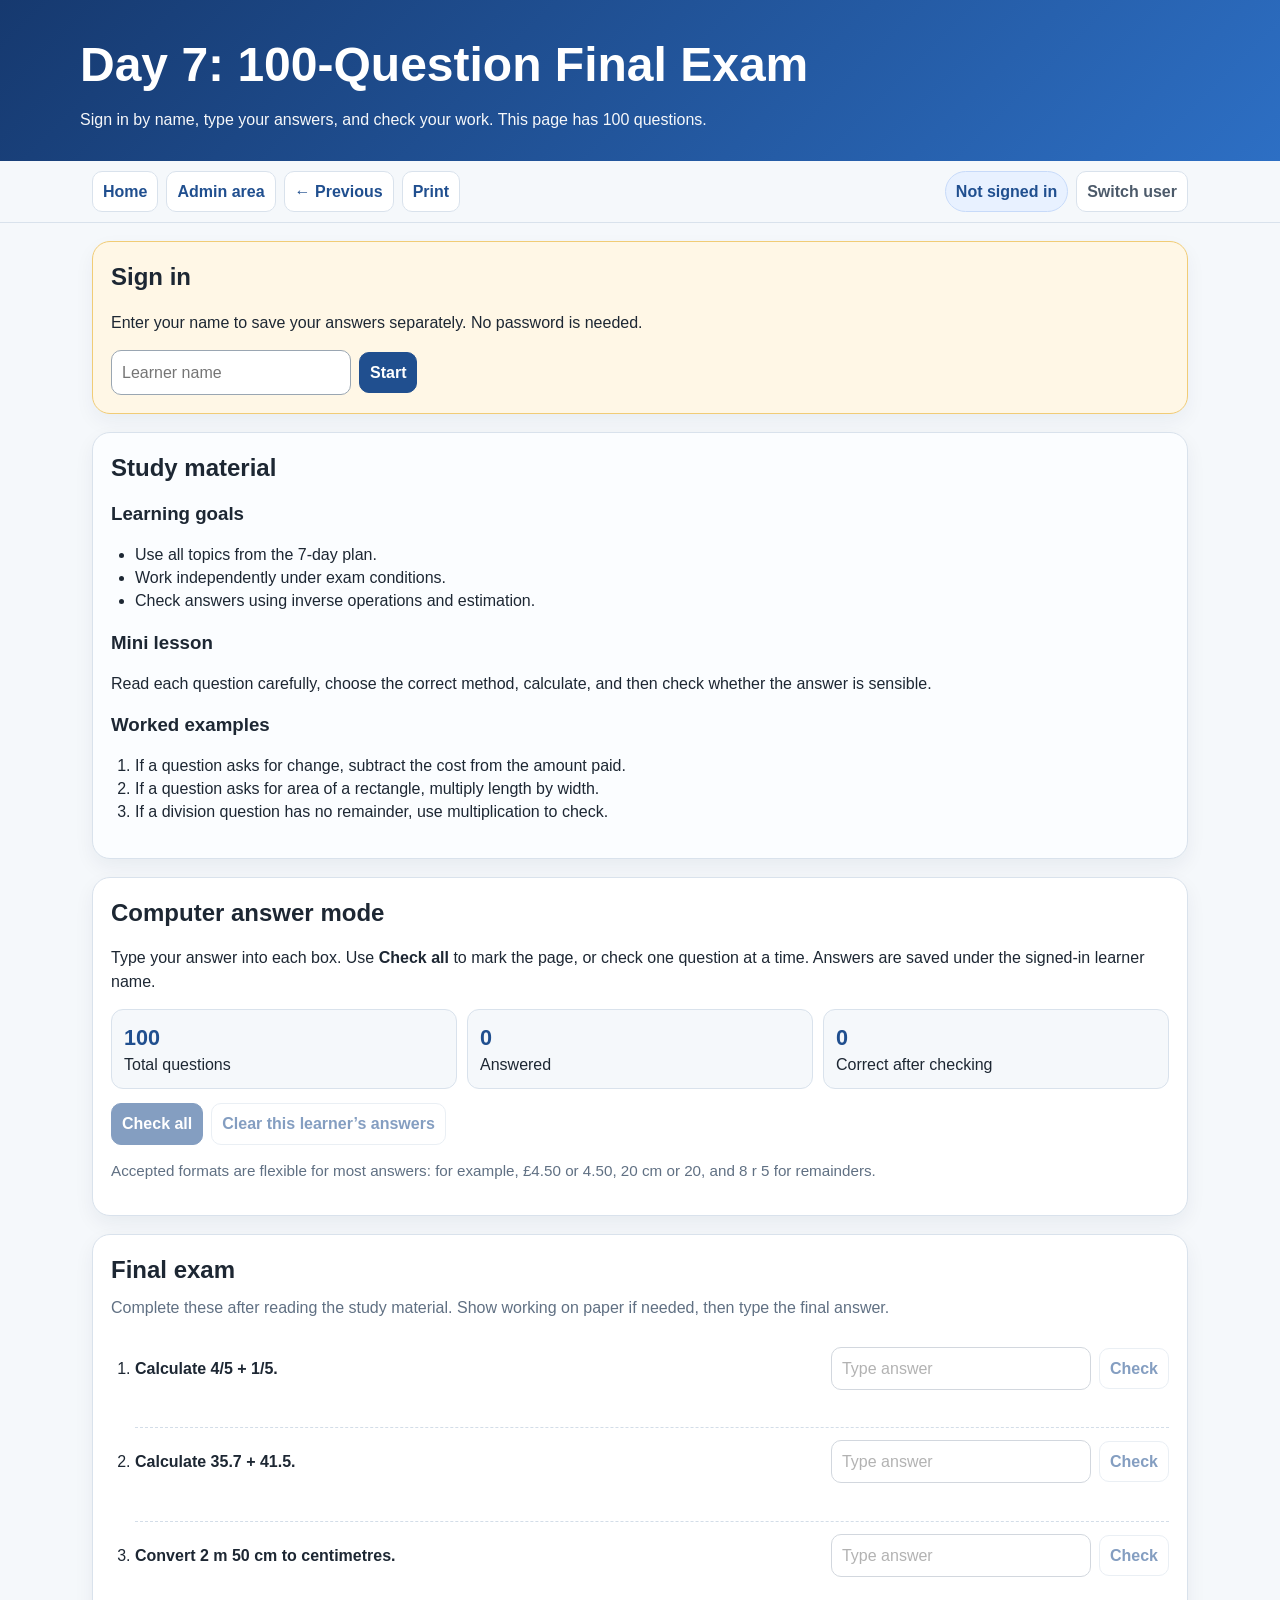
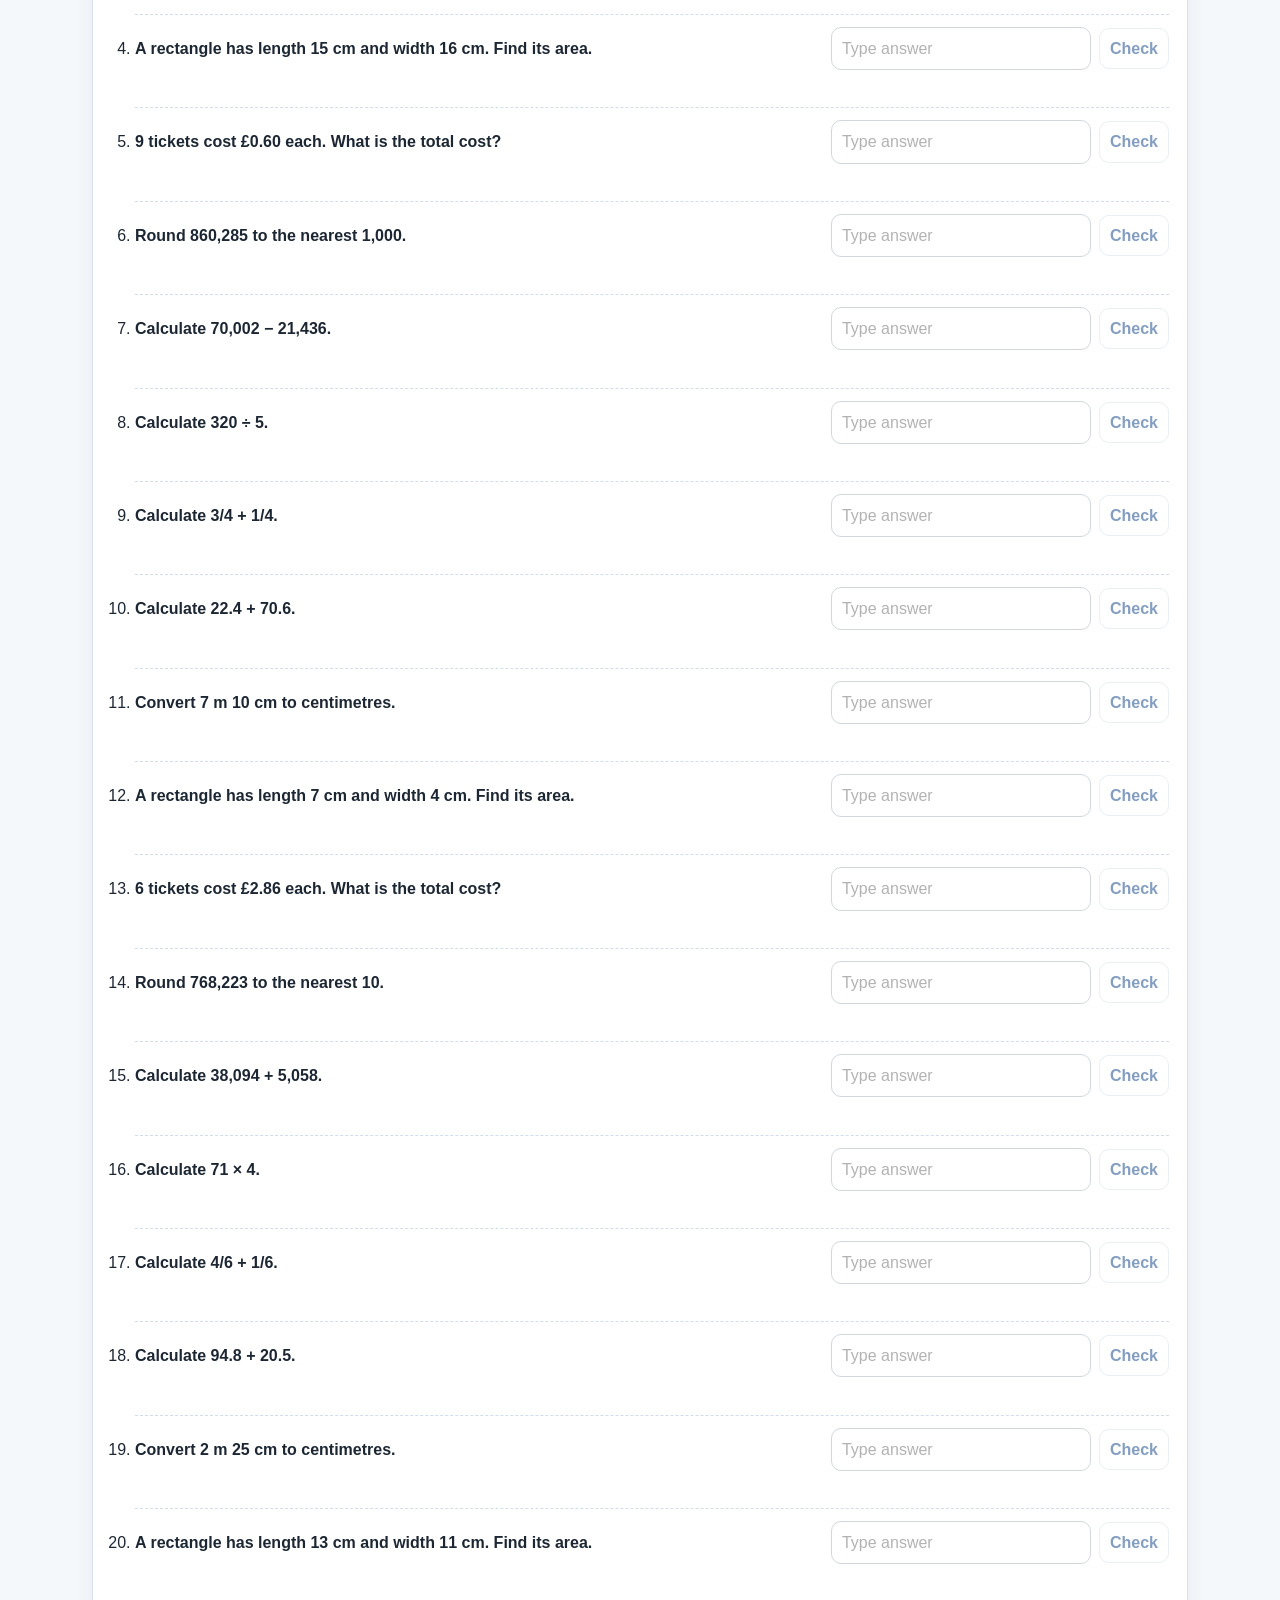
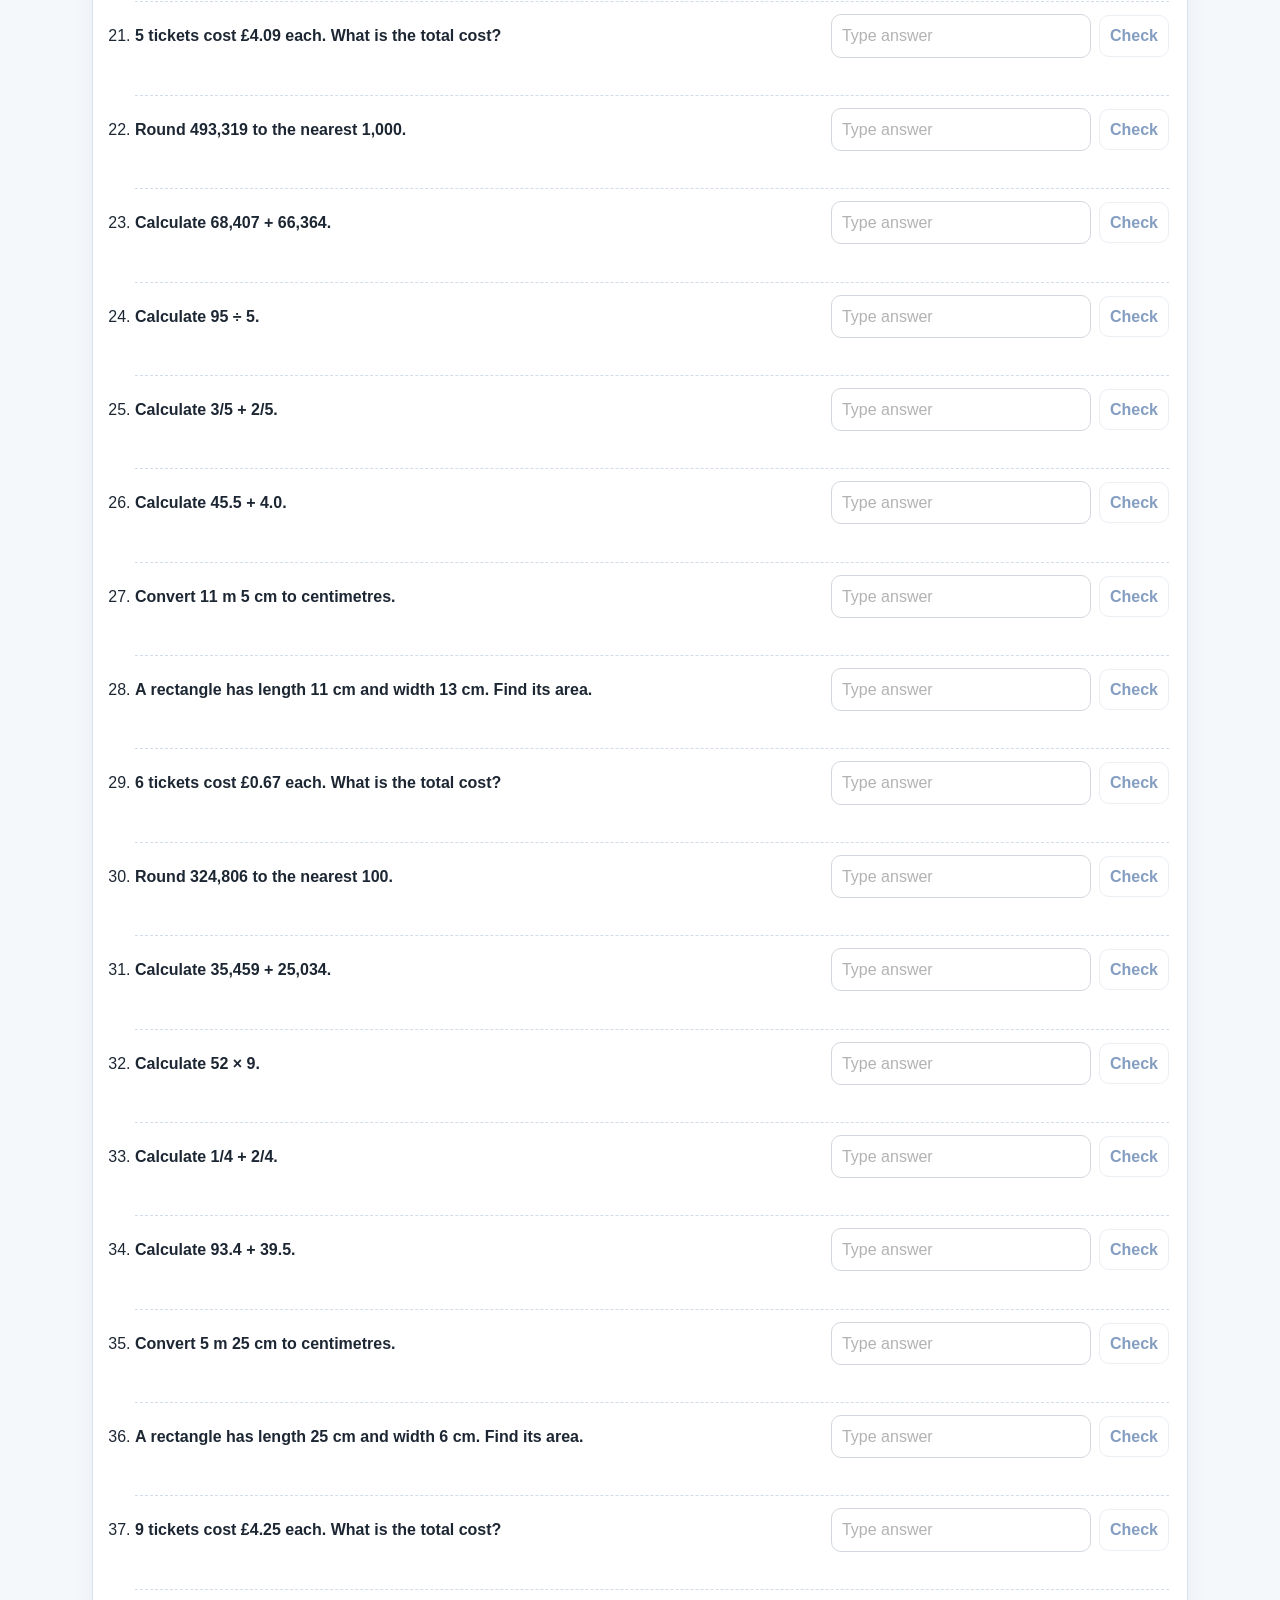
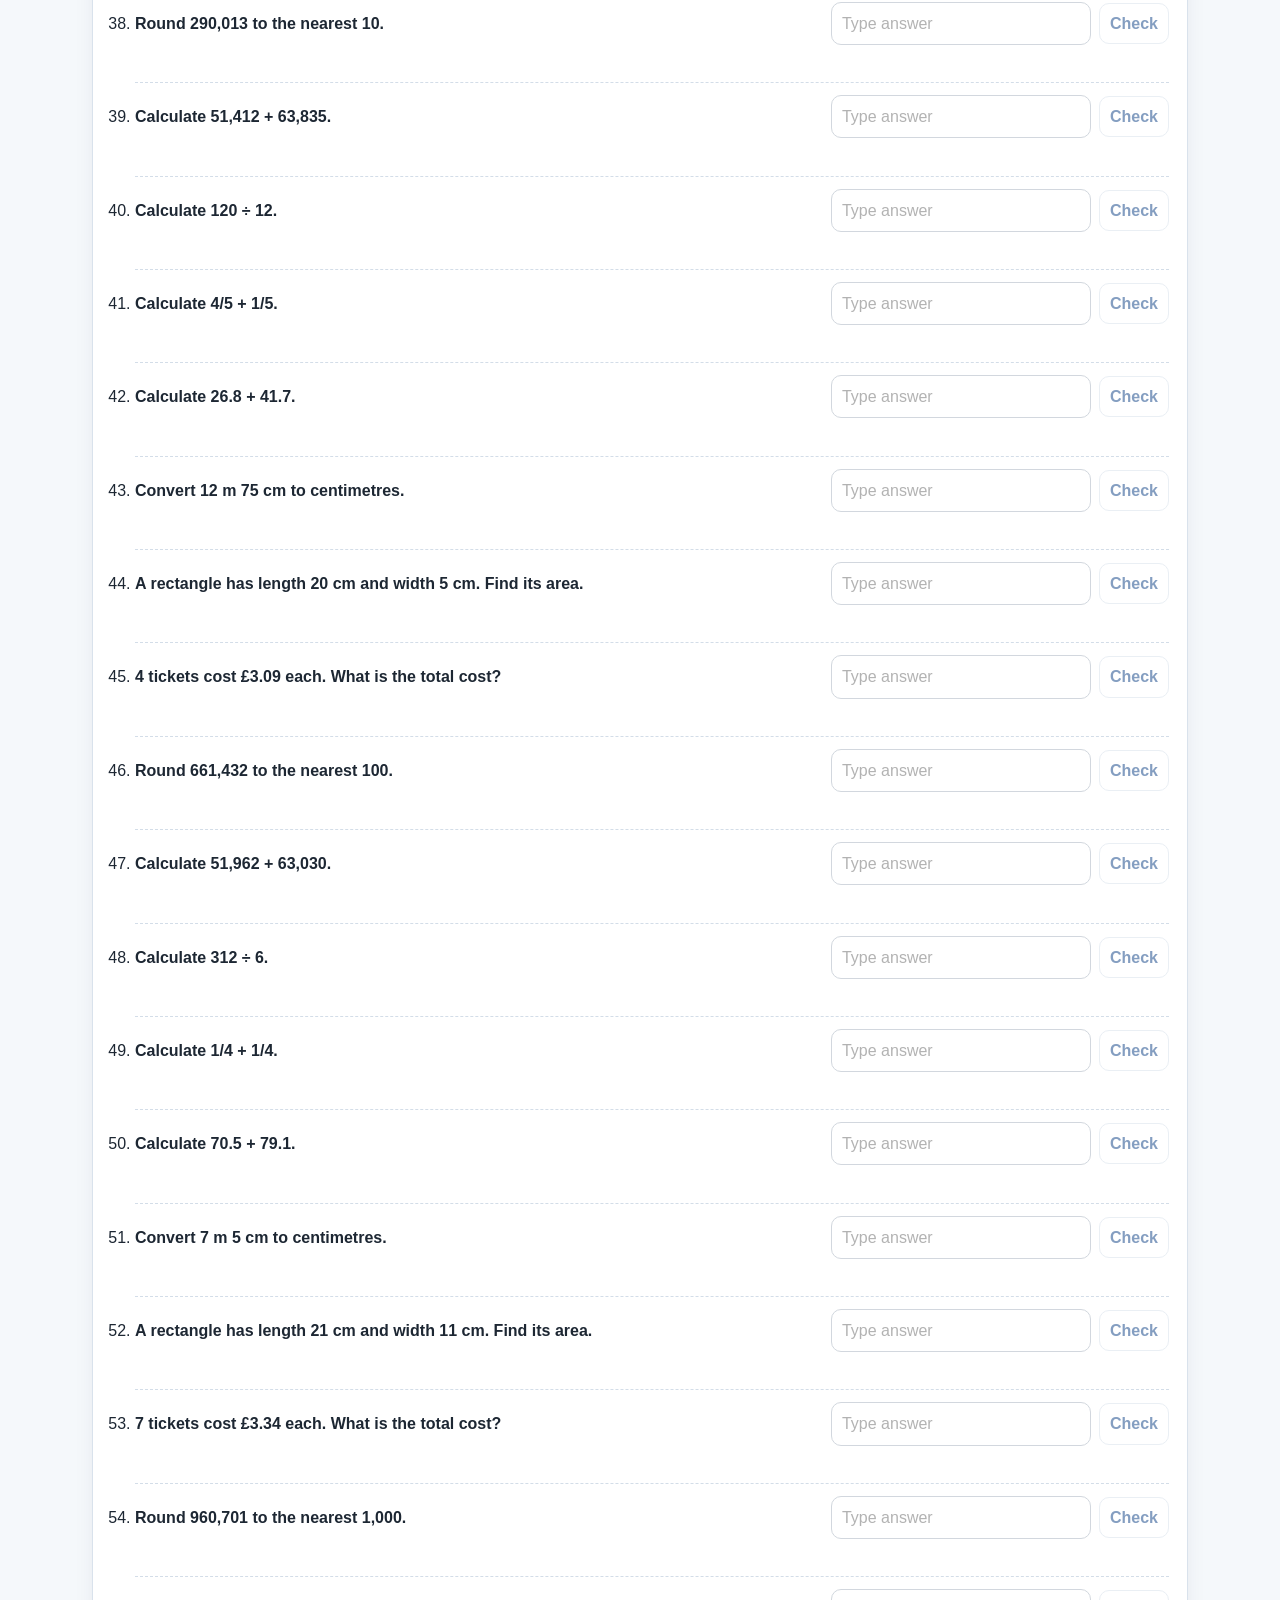
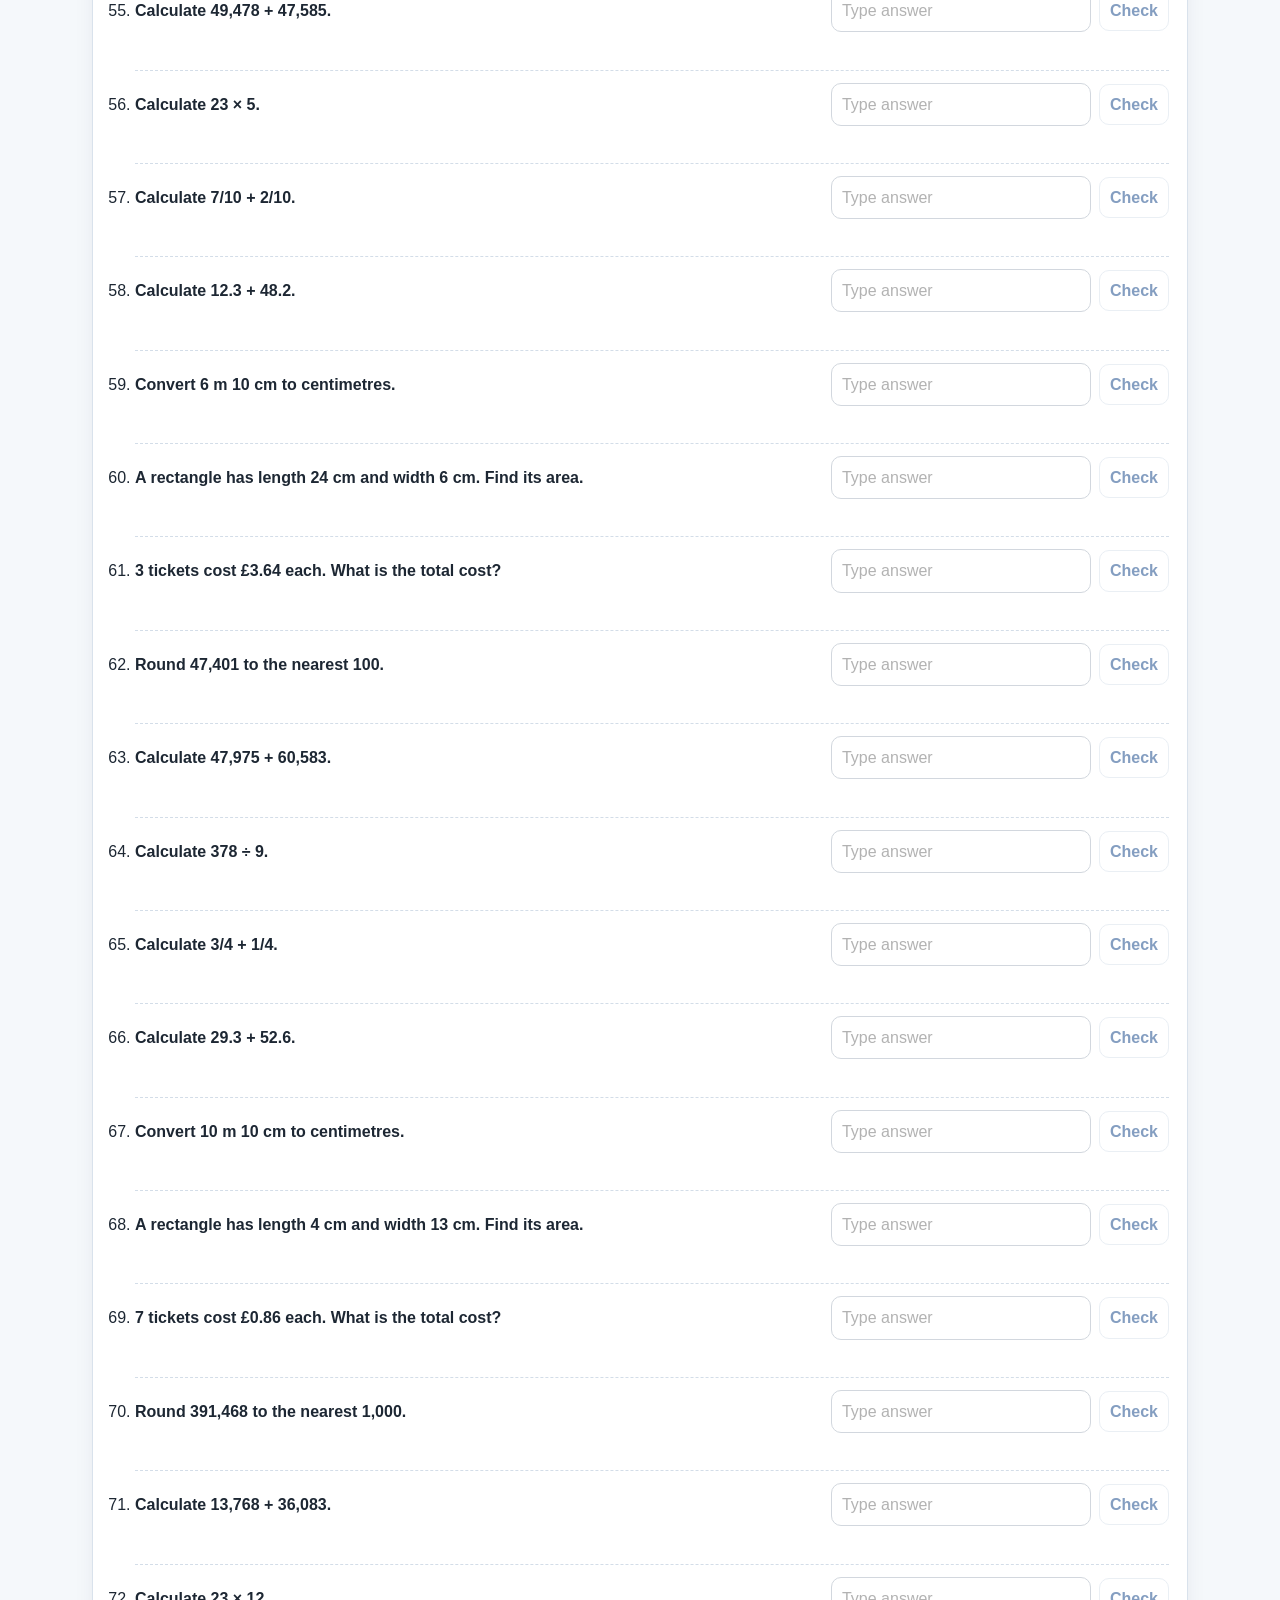
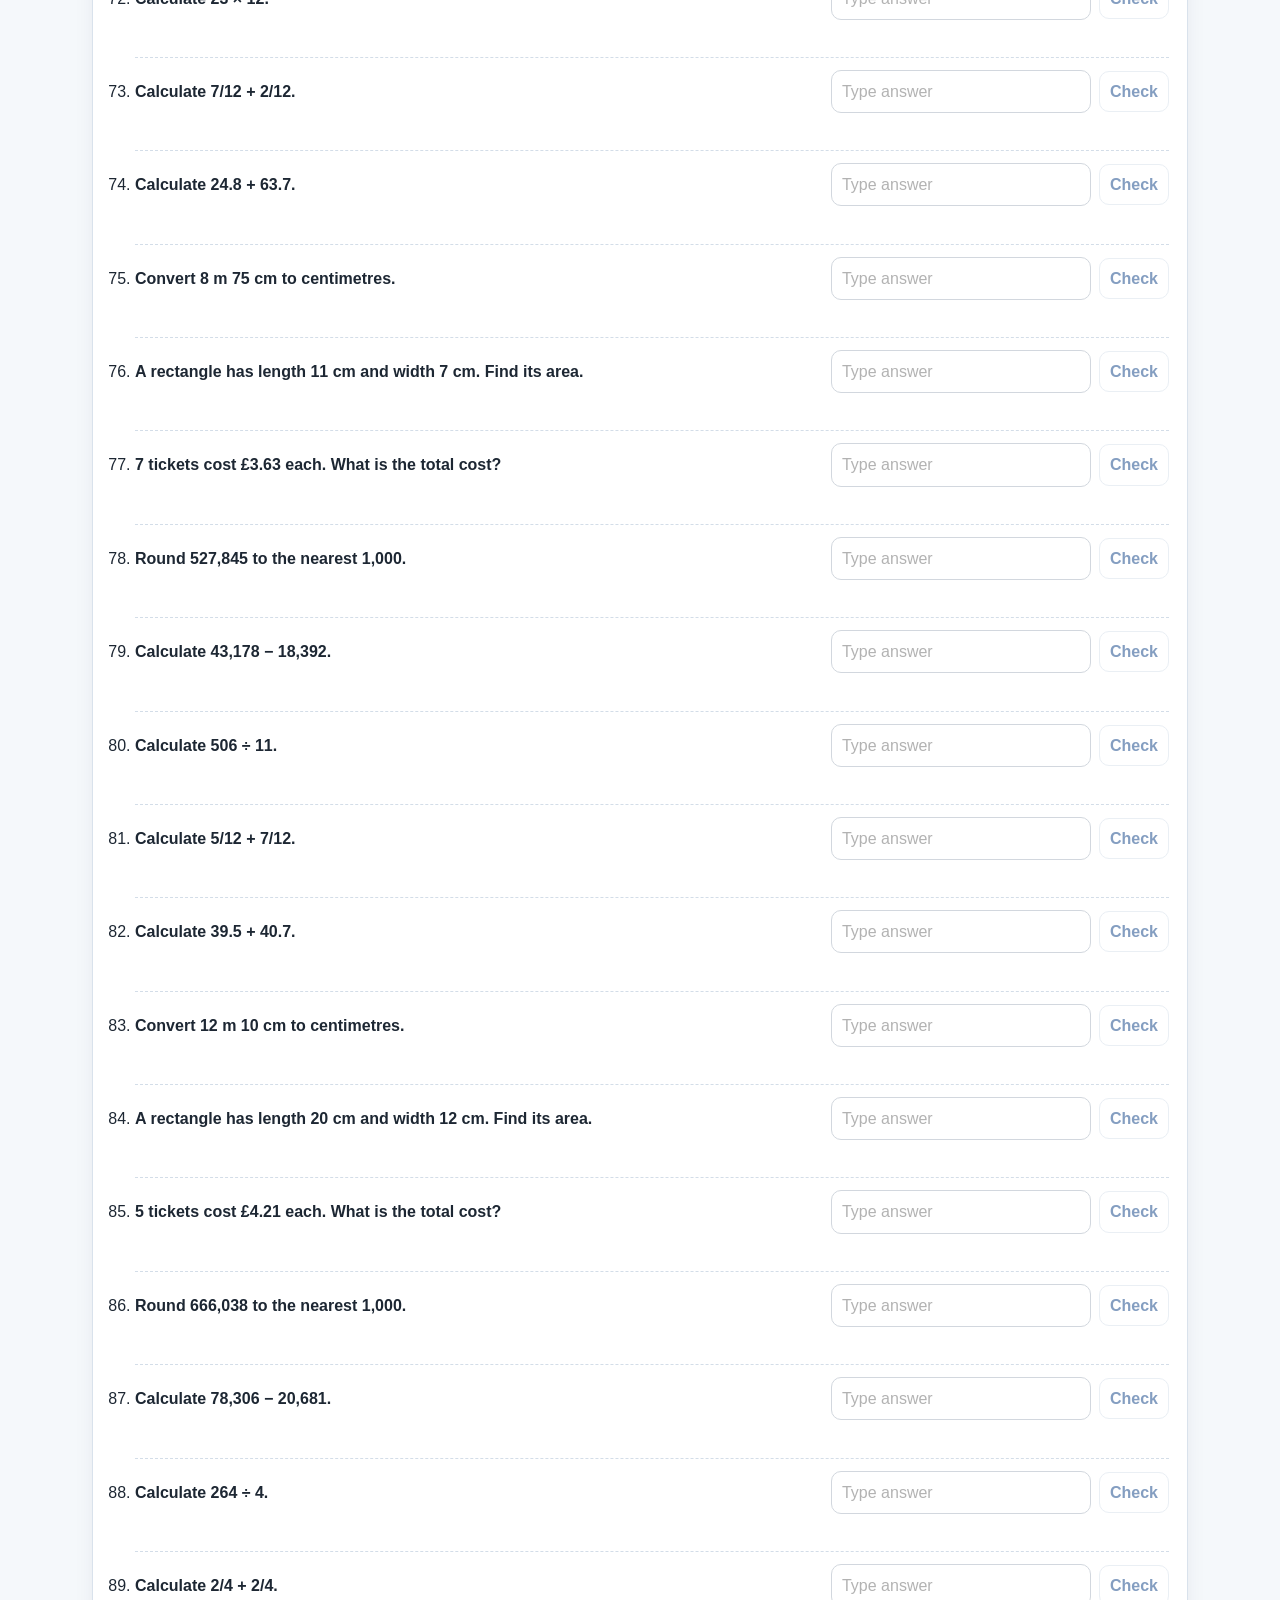
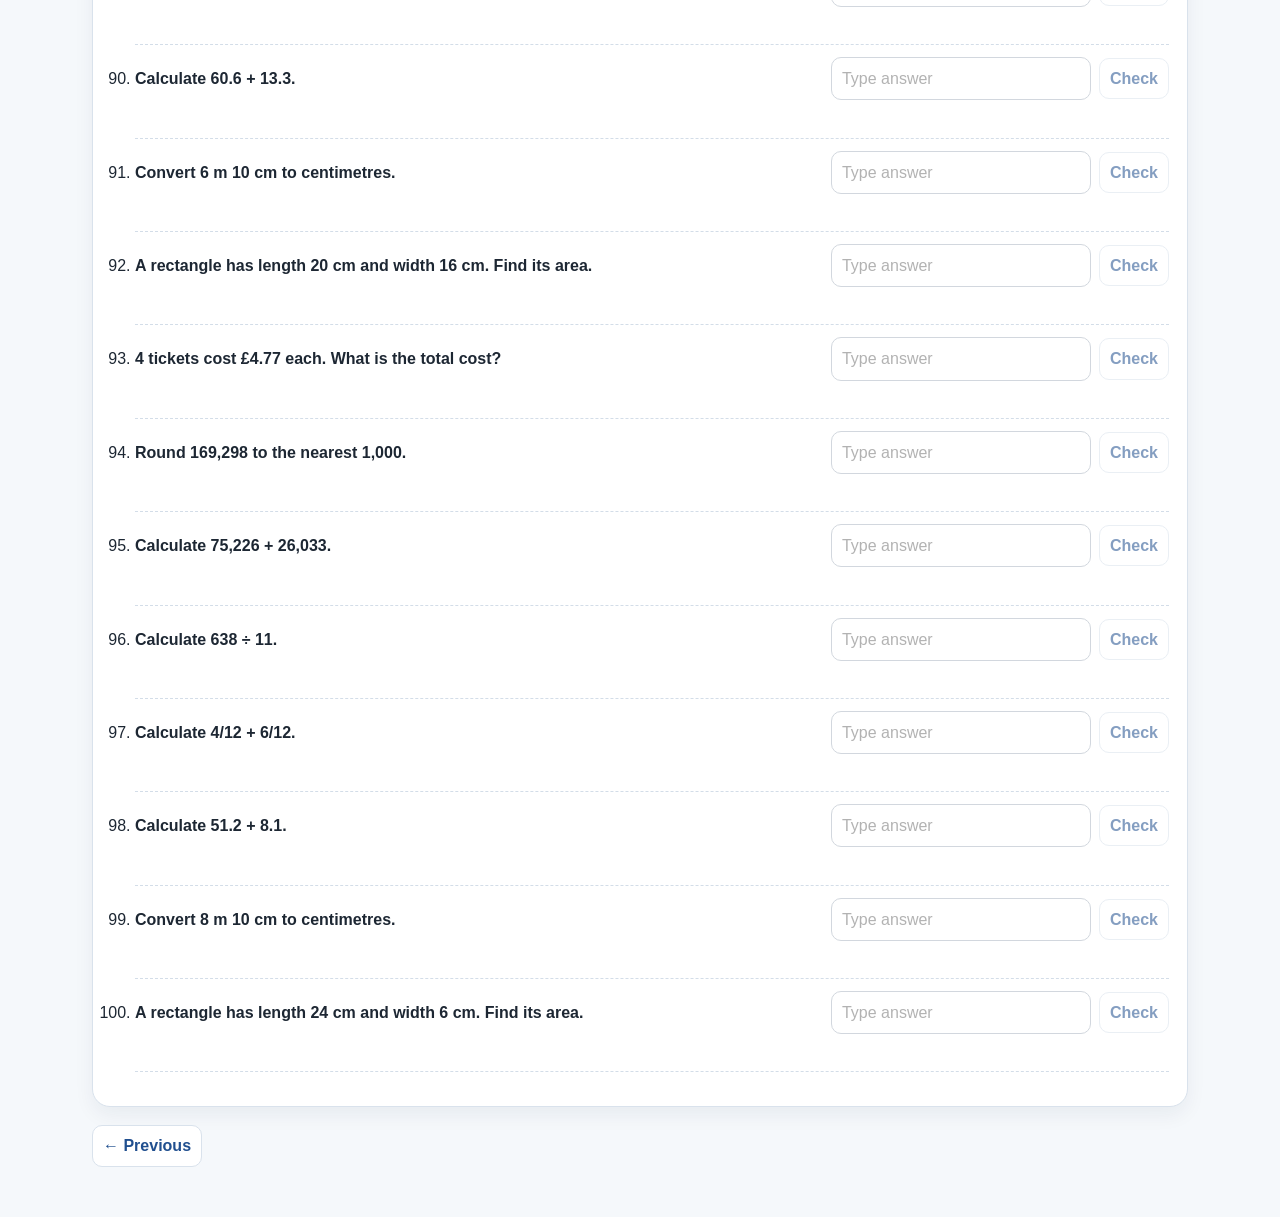
<file: final_exam.html>
<!DOCTYPE html><html lang="en"><head><meta charset="utf-8"><meta name="viewport" content="width=device-width, initial-scale=1"><title>Year 5 Maths</title><link rel="stylesheet" href="style.css"></head><body><header><div class="wrap"><h1 id="page-title">Year 5 Maths</h1><p class="subtitle" id="page-subtitle"></p></div></header><div class="topnav"><div class="wrap"><a class="home-link" href="index.html">Home</a><a class="nav-btn" href="admin.html">Admin area</a><a class="nav-btn" href="day7.html">← Previous</a><button class="nav-btn" onclick="window.print()">Print</button><span class="user-chip" id="user-chip">Not signed in</span><button class="secondary-btn" id="switch-user" type="button">Switch user</button></div></div><main><section class="signin-box" id="signin-box"><h2>Sign in</h2><p>Enter your name to save your answers separately. No password is needed.</p><form class="signin-row" id="signin-form"><input id="signin-name" type="text" placeholder="Learner name" required><button class="action-btn" type="submit">Start</button></form></section><section class="panel study-notes"><h2>Study material</h2><h3>Learning goals</h3><ul id="objectives"></ul><h3>Mini lesson</h3><p id="mini-lesson"></p><h3>Worked examples</h3><ol id="worked"></ol></section><section class="panel"><h2>Computer answer mode</h2><p>Type your answer into each box. Use <strong>Check all</strong> to mark the page, or check one question at a time. Answers are saved under the signed-in learner name.</p><div class="stats"><div class="stat"><strong id="total-count">0</strong>Total questions</div><div class="stat"><strong id="answered-count">0</strong>Answered</div><div class="stat"><strong id="score-count">0</strong>Correct after checking</div></div><div class="controls"><button class="action-btn" id="check-all" type="button" disabled>Check all</button><button class="nav-btn" id="reset-page" type="button" disabled>Clear this learner’s answers</button></div><p class="note">Accepted formats are flexible for most answers: for example, £4.50 or 4.50, 20 cm or 20, and 8 r 5 for remainders.</p></section><section class="question-section"><h2 id="question-heading">Daily questions</h2><p class="section-desc">Complete these after reading the study material. Show working on paper if needed, then type the final answer.</p><ol class="question-list" id="question-list"></ol></section><div class="bottom-nav"><a class="nav-btn" href="day7.html">← Previous</a></div></main><script src="data.js"></script><script src="app.js"></script><script>renderStudentPage("final_exam");</script></body></html>
</file>
<file: style.css>
:root{--ink:#1d2733;--muted:#607083;--paper:#fff;--soft:#f5f8fb;--line:#d9e2ec;--accent:#204f8f;--accent2:#2d6fc4;--good:#1f7a44;--bad:#b42318;--warn:#8a5a00}*{box-sizing:border-box}body{margin:0;font-family:Arial,Helvetica,sans-serif;background:var(--soft);color:var(--ink);line-height:1.45}header{background:linear-gradient(135deg,#16396f,#2d6fc4);color:#fff;padding:30px 18px}.wrap{max-width:1120px;margin:0 auto}h1{margin:0 0 8px;font-size:clamp(1.8rem,4vw,3rem)}h2{margin:0 0 8px}h3{margin:14px 0 6px}.subtitle{margin:0;max-width:850px;opacity:.96}.topnav{background:rgba(245,248,251,.97);border-bottom:1px solid var(--line);position:sticky;top:0;z-index:5}.topnav .wrap{display:flex;gap:8px;flex-wrap:wrap;padding:10px 12px;align-items:center}a,button,input,select{font:inherit}.nav-btn,.home-link,.action-btn,.check-one,.secondary-btn{border:1px solid var(--line);border-radius:10px;background:#fff;color:var(--accent);padding:8px 10px;text-decoration:none;font-weight:700;cursor:pointer}button:disabled,input:disabled{opacity:.55;cursor:not-allowed}.action-btn{background:var(--accent);color:#fff;border-color:var(--accent)}.secondary-btn{color:#4c5a6a}.user-chip{margin-left:auto;background:#e8f1ff;color:var(--accent);border:1px solid #c7daf9;padding:8px 10px;border-radius:999px;font-weight:800}main{max-width:1120px;margin:0 auto;padding:18px 12px 50px}.panel,.question-section{background:var(--paper);border:1px solid var(--line);border-radius:18px;padding:18px;margin-bottom:18px;box-shadow:0 8px 20px rgba(16,39,71,.06)}.study-notes{background:#fbfdff}.study-notes ul,.study-notes ol{padding-left:24px}.signin-box{display:none;background:#fff7e6;border:1px solid #f1cc76;border-radius:18px;padding:18px;margin-bottom:18px;box-shadow:0 8px 20px rgba(16,39,71,.05)}.signin-box.visible{display:block}.signin-row{display:flex;flex-wrap:wrap;gap:8px;align-items:center}.signin-row input{min-width:240px;padding:10px;border:1px solid #9aa6b2;border-radius:10px}.stats{display:grid;grid-template-columns:repeat(auto-fit,minmax(160px,1fr));gap:10px;margin-top:12px}.stat{border:1px solid var(--line);background:var(--soft);border-radius:12px;padding:12px}.stat strong{display:block;font-size:1.35rem;color:var(--accent)}.controls{display:flex;flex-wrap:wrap;gap:8px;margin-top:14px}.section-desc{color:var(--muted);margin-top:0}.question-list{padding-left:24px}.q-item{border-bottom:1px dashed #d3dde8;padding:12px 0;break-inside:avoid}.q-row{display:grid;grid-template-columns:1fr minmax(170px,260px) auto;gap:8px;align-items:center}.q-text{font-weight:600}.answer-input{width:100%;padding:9px 10px;border:1px solid #aeb8c4;border-radius:10px;background:#fff}.answer-input.correct{border-color:var(--good);background:#f0fbf4}.answer-input.incorrect{border-color:var(--bad);background:#fff5f4}.feedback{margin-top:6px;min-height:1.2em;font-weight:700}.feedback.good{color:var(--good)}.feedback.bad{color:var(--bad)}.feedback.warn{color:var(--warn)}.bottom-nav{display:flex;justify-content:space-between;gap:8px;margin-top:16px}.note{color:var(--muted);font-size:.95rem}.grid{display:grid;grid-template-columns:repeat(auto-fit,minmax(240px,1fr));gap:14px}.card{display:flex;flex-direction:column;gap:8px;padding:18px;text-decoration:none;color:var(--ink);background:#fff;border:1px solid var(--line);border-radius:18px;box-shadow:0 8px 20px rgba(16,39,71,.06);transition:.15s ease}.card:hover{transform:translateY(-2px);border-color:#8bb6f0}.card strong{font-size:1.2rem;color:var(--accent)}.card span:last-child{color:var(--muted)}.day-num{display:inline-block;width:max-content;background:#e8f1ff;color:var(--accent);padding:5px 9px;border-radius:999px;font-weight:800}.final{border:2px solid var(--accent)}.table-wrap{overflow:auto;border:1px solid var(--line);border-radius:14px}table{border-collapse:collapse;width:100%;min-width:980px;background:#fff}th,td{border-bottom:1px solid var(--line);padding:9px;vertical-align:top;text-align:left}th{background:#eef5ff;color:#173d72;position:sticky;top:0;z-index:1}tr:nth-child(even) td{background:#fbfdff}.status-correct{color:var(--good);font-weight:800}.status-wrong{color:var(--bad);font-weight:800}.status-blank{color:var(--warn);font-weight:800}.answer{font-weight:800}.page-title{font-weight:800;color:var(--accent)}select{min-width:240px;padding:9px;border:1px solid #9aa6b2;border-radius:10px}label.admin-label{font-weight:800;display:block;margin-bottom:4px}@media(max-width:820px){.q-row{grid-template-columns:1fr}.check-one{width:100%}.user-chip{margin-left:0}}@media print{.topnav,.controls,.check-one,.signin-box{display:none!important}body{background:#fff}header{background:#fff;color:#000;border-bottom:2px solid #000}.panel,.question-section{box-shadow:none;border:1px solid #aaa}.answer-input{border:none;border-bottom:1px solid #555;border-radius:0}}
</file>
